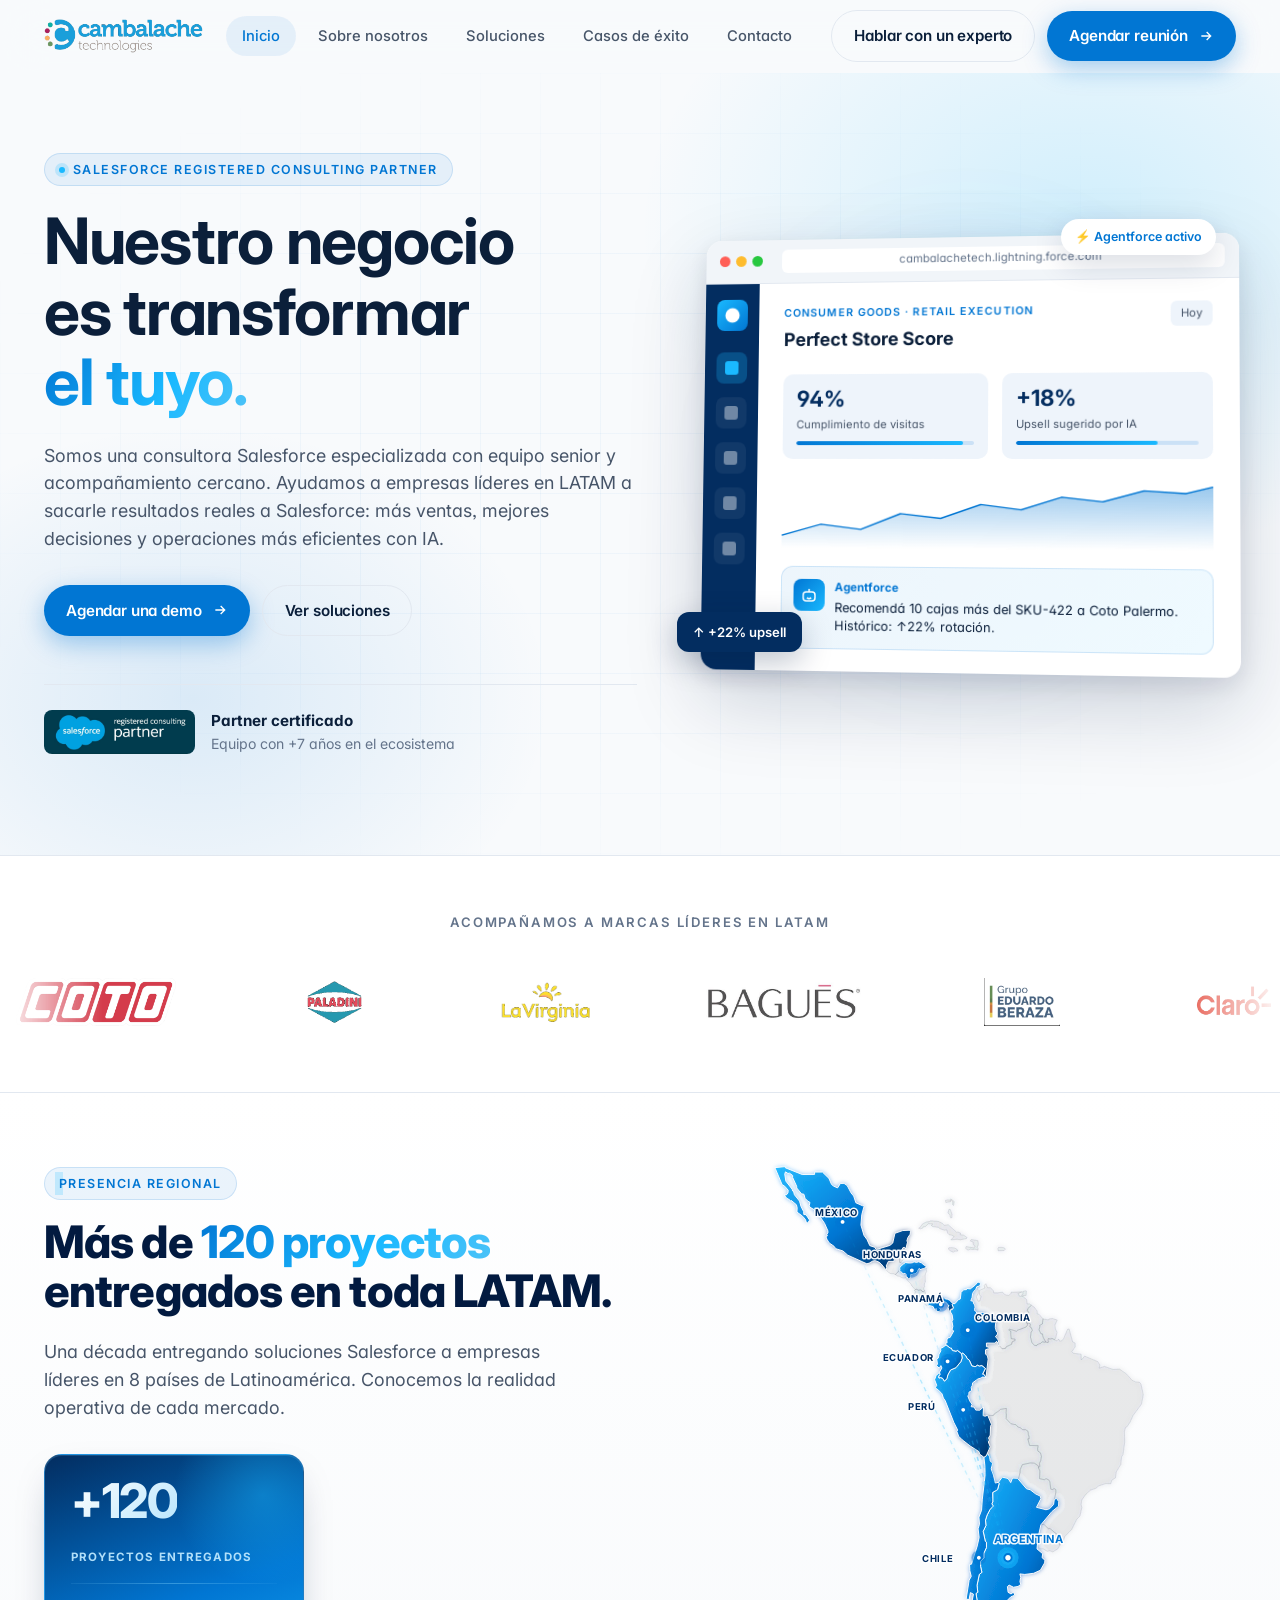
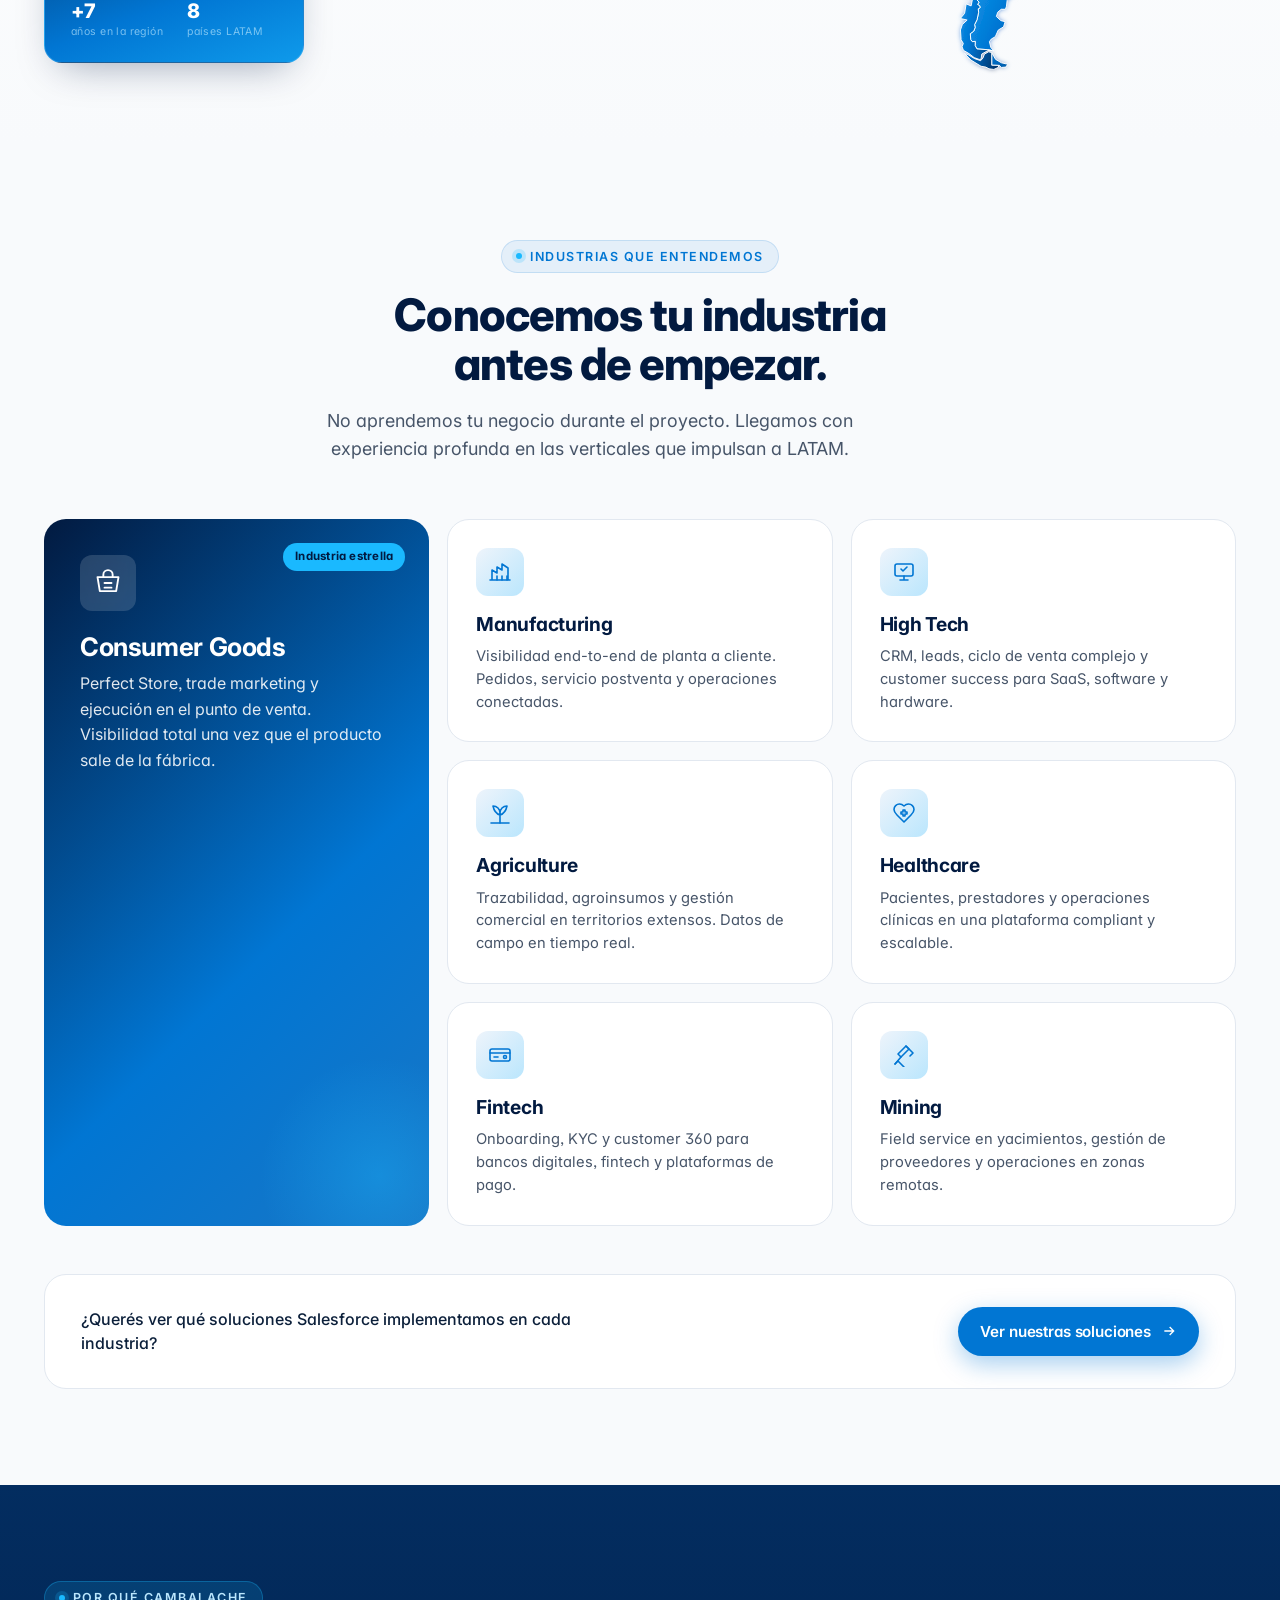
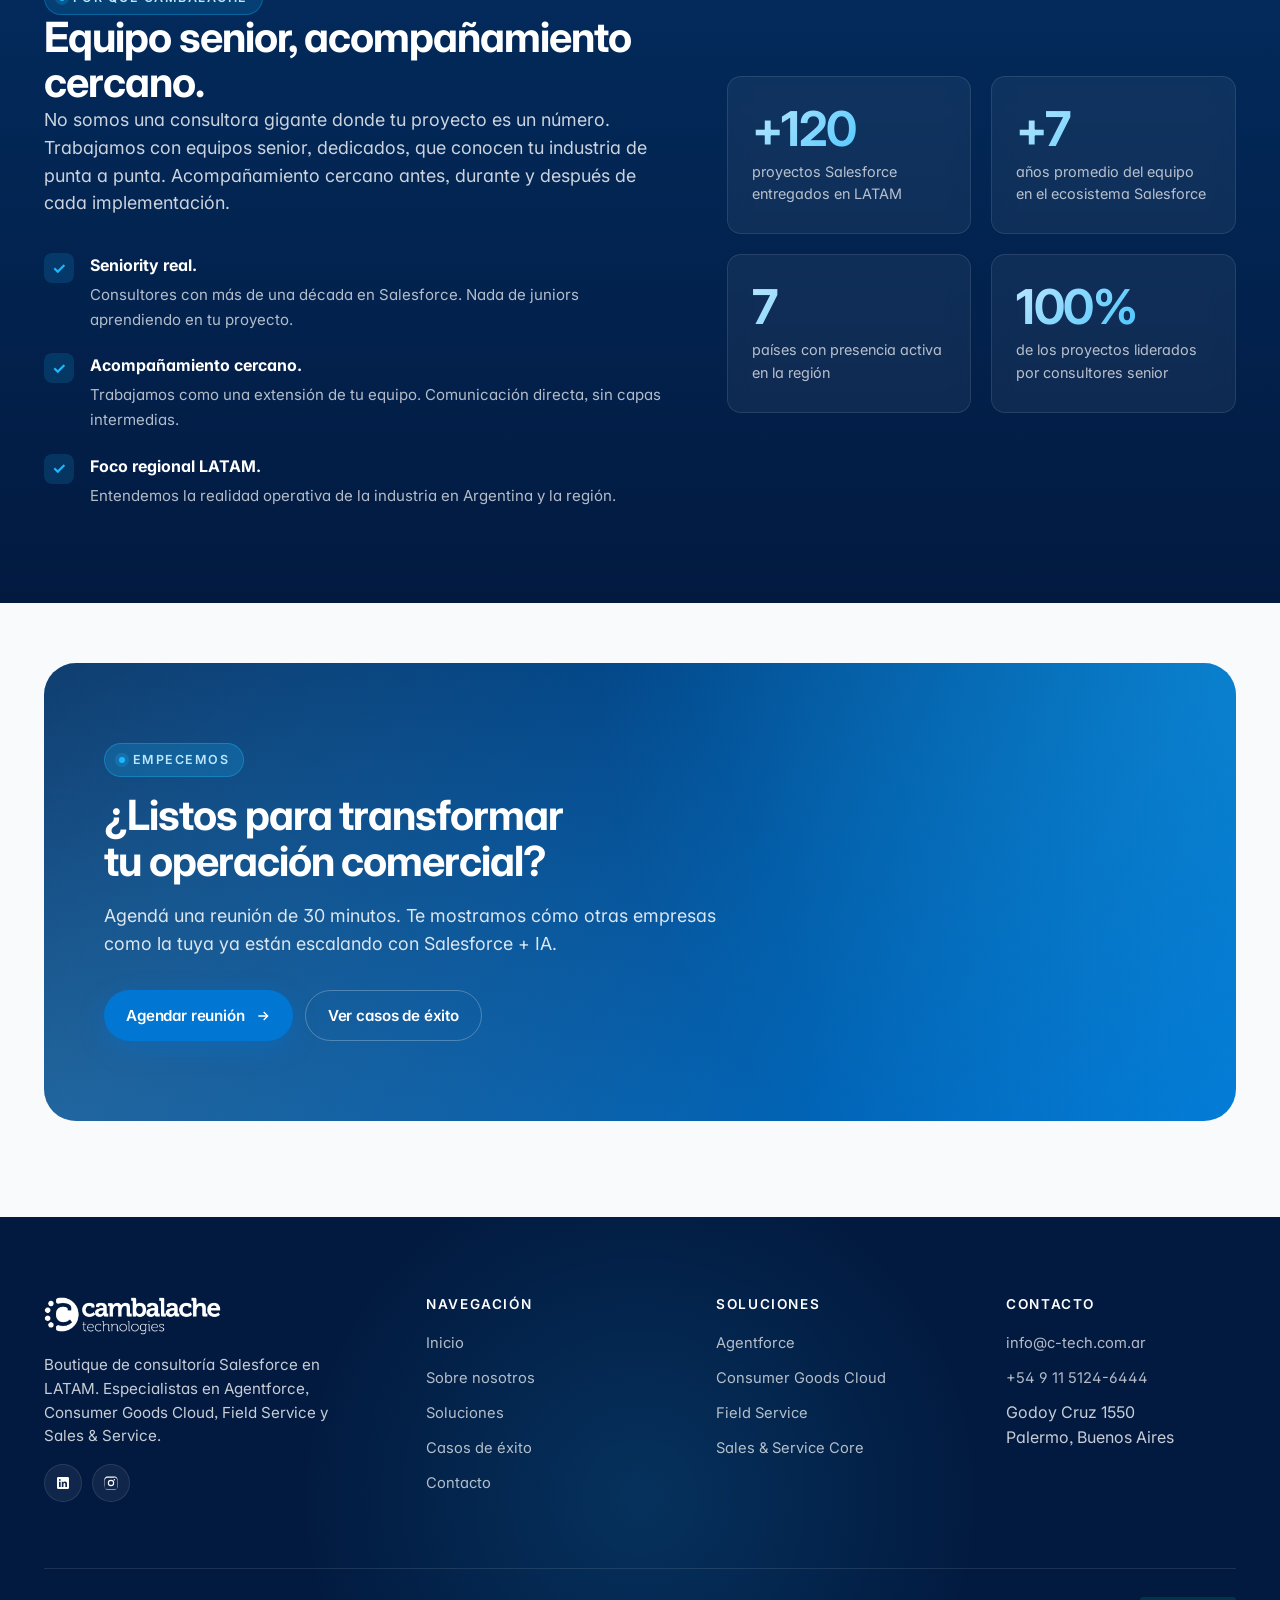
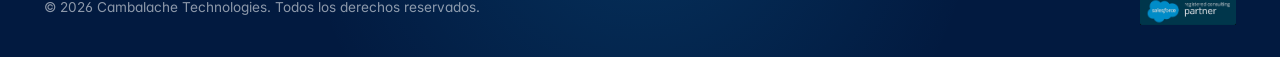
<file: index.html>
<!DOCTYPE html>
<html lang="es">
<head>
<meta charset="UTF-8" />
<meta name="viewport" content="width=device-width, initial-scale=1.0" />
<title>Cambalache Technologies — Partner Salesforce en LATAM</title>
<meta name="description" content="Boutique de consultoría Salesforce especializada en Agentforce, Consumer Goods Cloud, Field Service y Sales & Service. Nuestro negocio es transformar el tuyo." />
<link rel="preconnect" href="https://fonts.googleapis.com">
<link rel="preconnect" href="https://fonts.gstatic.com" crossorigin>
<link href="https://fonts.googleapis.com/css2?family=Inter:wght@400;500;600;700;800&display=swap" rel="stylesheet">
<link rel="stylesheet" href="css/styles.css" />
<link rel="stylesheet" href="css/home.css" />
</head>
<body>

<!-- ================= NAVBAR ================= -->
<header class="nav">
  <div class="container nav-inner">
    <a href="index.html" class="nav-logo">
      <img src="assets/logos/cambalache.png" alt="Cambalache Technologies" />
    </a>
    <nav>
      <ul class="nav-links">
        <li><a href="index.html">Inicio</a></li>
        <li><a href="sobre-nosotros.html">Sobre nosotros</a></li>
        <li><a href="soluciones.html">Soluciones</a></li>
        <li><a href="casos-de-exito.html">Casos de éxito</a></li>
        <li><a href="contacto.html">Contacto</a></li>
      </ul>
    </nav>
    <div class="nav-cta">
      <a href="contacto.html" class="btn btn-ghost">Hablar con un experto</a>
      <a href="https://calendar.app.google/abw3b6BQdnb6V6QV9" target="_blank" rel="noopener" class="btn btn-primary">
        Agendar reunión
        <svg viewBox="0 0 24 24" fill="none" stroke="currentColor" stroke-width="2"><path d="M5 12h14M13 6l6 6-6 6"/></svg>
      </a>
      <button class="nav-toggle" aria-label="Menú"><span></span></button>
    </div>
  </div>
</header>

<!-- ================= HERO ================= -->
<section class="hero home-hero">
  <div class="container hero-inner">
    <div class="hero-grid">
      <div class="hero-copy">
        <span class="eyebrow reveal">Salesforce Registered Consulting Partner</span>
        <h1 class="reveal delay-1">
          Nuestro negocio<br/>
          es transformar<br/>
          <span class="gradient-text">el tuyo.</span>
        </h1>
        <p class="lede reveal delay-2">
          Somos una consultora Salesforce especializada con equipo senior y acompañamiento cercano. Ayudamos a empresas líderes en LATAM a sacarle resultados reales a Salesforce: más ventas, mejores decisiones y operaciones más eficientes con IA.
         </p>
        <div class="hero-actions reveal delay-3">
          <a href="https://calendar.app.google/abw3b6BQdnb6V6QV9" target="_blank" rel="noopener" class="btn btn-primary">
            Agendar una demo
            <svg viewBox="0 0 24 24" fill="none" stroke="currentColor" stroke-width="2"><path d="M5 12h14M13 6l6 6-6 6"/></svg>
          </a>
          <a href="soluciones.html" class="btn btn-ghost">Ver soluciones</a>
        </div>
        <div class="hero-trust reveal delay-4">
          <img src="assets/logos/sf-partner.png" alt="Salesforce Registered Consulting Partner" class="hero-partner-badge"/>
          <div class="hero-trust-text">
            <strong>Partner certificado</strong>
            <span>Equipo con +7 años en el ecosistema</span>
          </div>
        </div>
      </div>

      <!-- Hero Mockup: Salesforce Lightning-style dashboard -->
      <div class="hero-mockup reveal delay-2">
        <div class="mockup-glow"></div>
        <div class="mockup-frame">
          <div class="mockup-topbar">
            <span class="dot red"></span><span class="dot yellow"></span><span class="dot green"></span>
            <span class="mockup-url">cambalachetech.lightning.force.com</span>
          </div>
          <div class="mockup-body">
            <div class="mockup-side">
              <div class="mockup-side-logo">
                <svg viewBox="0 0 24 24" fill="currentColor"><circle cx="12" cy="12" r="10"/></svg>
              </div>
              <div class="mockup-side-item active"><span></span></div>
              <div class="mockup-side-item"><span></span></div>
              <div class="mockup-side-item"><span></span></div>
              <div class="mockup-side-item"><span></span></div>
              <div class="mockup-side-item"><span></span></div>
            </div>
            <div class="mockup-content">
              <div class="mockup-header">
                <div>
                  <div class="mockup-kicker">Consumer Goods · Retail Execution</div>
                  <div class="mockup-title">Perfect Store Score</div>
                </div>
                <div class="mockup-pill">Hoy</div>
              </div>

              <div class="mockup-stats">
                <div class="mockup-stat">
                  <div class="mockup-stat-num">94%</div>
                  <div class="mockup-stat-label">Cumplimiento de visitas</div>
                  <div class="mockup-bar"><span style="width:94%"></span></div>
                </div>
                <div class="mockup-stat">
                  <div class="mockup-stat-num">+18%</div>
                  <div class="mockup-stat-label">Upsell sugerido por IA</div>
                  <div class="mockup-bar"><span style="width:78%"></span></div>
                </div>
              </div>

              <div class="mockup-chart">
                <svg viewBox="0 0 320 110" preserveAspectRatio="none">
                  <defs>
                    <linearGradient id="chartGrad" x1="0" y1="0" x2="0" y2="1">
                      <stop offset="0%" stop-color="#0176D3" stop-opacity=".4"/>
                      <stop offset="100%" stop-color="#0176D3" stop-opacity="0"/>
                    </linearGradient>
                  </defs>
                  <path d="M0,90 L30,72 L60,80 L90,55 L120,62 L150,40 L180,48 L210,28 L240,35 L270,18 L300,22 L320,12 L320,110 L0,110 Z" fill="url(#chartGrad)"/>
                  <path d="M0,90 L30,72 L60,80 L90,55 L120,62 L150,40 L180,48 L210,28 L240,35 L270,18 L300,22 L320,12" fill="none" stroke="#0176D3" stroke-width="2"/>
                </svg>
              </div>

              <div class="mockup-agent">
                <div class="mockup-agent-avatar">
                  <svg viewBox="0 0 24 24" fill="none" stroke="currentColor" stroke-width="2">
                    <path d="M12 8V4M8 12h.01M16 12h.01M9 16c1 .5 2 1 3 1s2-.5 3-1"/>
                    <rect x="4" y="8" width="16" height="12" rx="4"/>
                  </svg>
                </div>
                <div class="mockup-agent-body">
                  <div class="mockup-agent-name">Agentforce</div>
                  <div class="mockup-agent-msg">Recomendá 10 cajas más del SKU-422 a Coto Palermo. Histórico: ↑22% rotación.</div>
                </div>
              </div>
            </div>
          </div>
        </div>
      </div>

    </div>
  </div>
</section>

<!-- ================= LOGO CAROUSEL ================= -->
<section class="logo-band">
  <div class="container">
    <p class="logo-band-title reveal">Acompañamos a marcas líderes en LATAM</p>
  </div>
  <div class="logo-marquee reveal delay-1" aria-label="Clientes de Cambalache Technologies">
    <div class="logo-marquee-track">
      <!-- Set 1 -->
      <div class="logo-marquee-item"><img src="assets/logos/coto.png" alt="Coto" /></div>
      <div class="logo-marquee-item"><img src="assets/logos/paladini.png" alt="Paladini" /></div>
      <div class="logo-marquee-item"><img src="assets/logos/lavirginia.png" alt="La Virginia" /></div>
      <div class="logo-marquee-item"><img src="assets/logos/bagues.png" alt="Baguès" /></div>
      <div class="logo-marquee-item"><img src="assets/logos/beraza.png" alt="Grupo Eduardo Beraza" /></div>
      <div class="logo-marquee-item"><img src="assets/logos/claro.png" alt="Claro" /></div>
      <div class="logo-marquee-item"><img src="assets/logos/maxim.png" alt="Maximstore" /></div>
      <div class="logo-marquee-item"><img src="assets/logos/quick.png" alt="Quick Informática" /></div>
      <!-- Set 2 (duplicate for seamless loop) -->
      <div class="logo-marquee-item" aria-hidden="true"><img src="assets/logos/coto.png" alt="" /></div>
      <div class="logo-marquee-item" aria-hidden="true"><img src="assets/logos/paladini.png" alt="" /></div>
      <div class="logo-marquee-item" aria-hidden="true"><img src="assets/logos/lavirginia.png" alt="" /></div>
      <div class="logo-marquee-item" aria-hidden="true"><img src="assets/logos/bagues.png" alt="" /></div>
      <div class="logo-marquee-item" aria-hidden="true"><img src="assets/logos/beraza.png" alt="" /></div>
      <div class="logo-marquee-item" aria-hidden="true"><img src="assets/logos/claro.png" alt="" /></div>
      <div class="logo-marquee-item" aria-hidden="true"><img src="assets/logos/maxim.png" alt="" /></div>
      <div class="logo-marquee-item" aria-hidden="true"><img src="assets/logos/quick.png" alt="" /></div>
      <!-- Set 3 (extra for wider screens) -->
      <div class="logo-marquee-item" aria-hidden="true"><img src="assets/logos/coto.png" alt="" /></div>
      <div class="logo-marquee-item" aria-hidden="true"><img src="assets/logos/paladini.png" alt="" /></div>
      <div class="logo-marquee-item" aria-hidden="true"><img src="assets/logos/lavirginia.png" alt="" /></div>
      <div class="logo-marquee-item" aria-hidden="true"><img src="assets/logos/bagues.png" alt="" /></div>
      <div class="logo-marquee-item" aria-hidden="true"><img src="assets/logos/beraza.png" alt="" /></div>
      <div class="logo-marquee-item" aria-hidden="true"><img src="assets/logos/claro.png" alt="" /></div>
      <div class="logo-marquee-item" aria-hidden="true"><img src="assets/logos/maxim.png" alt="" /></div>
      <div class="logo-marquee-item" aria-hidden="true"><img src="assets/logos/quick.png" alt="" /></div>
    </div>
  </div>
</section>

<!-- ================= PRESENCIA REGIONAL ================= -->
<section class="presencia">
  <div class="container">
    <div class="presencia-layout">
      <!-- LEFT: text + stats card -->
      <div class="presencia-text reveal">
        <span class="eyebrow">Presencia regional</span>
        <h2>Más de <span class="gradient-text">120 proyectos</span> entregados en toda LATAM.</h2>
        <p class="lede">Una década entregando soluciones Salesforce a empresas líderes en 8 países de Latinoamérica. Conocemos la realidad operativa de cada mercado.</p>

        <div class="presencia-stats-card reveal delay-1">
          <div class="hud-row hud-main">
            <strong class="hud-num">+120</strong>
            <span class="hud-label">Proyectos entregados</span>
          </div>
          <div class="hud-divider"></div>
          <div class="hud-row">
            <div class="hud-mini">
              <strong>+7</strong>
              <span>años en la región</span>
            </div>
            <div class="hud-mini">
              <strong>8</strong>
              <span>países LATAM</span>
            </div>
          </div>
        </div>
      </div>

      <!-- RIGHT: map -->
      <div class="presencia-map-wrap reveal delay-2">
        <div class="presencia-map">
          <svg viewBox="0 0 360 480" xmlns="http://www.w3.org/2000/svg" role="img" aria-label="Mapa de Latinoamérica con países donde Cambalache Technologies tiene proyectos activos">
            <defs>
              <!-- Country fill gradient -->
              <linearGradient id="mapFill" x1="0" y1="0" x2="1" y2="1">
                <stop offset="0%" stop-color="#1AB9FF" stop-opacity="0.95"/>
                <stop offset="55%" stop-color="#0176D3"/>
                <stop offset="100%" stop-color="#032D60"/>
              </linearGradient>

              <!-- Connection line gradient -->
              <linearGradient id="lineGrad" x1="0" y1="0" x2="1" y2="0">
                <stop offset="0%" stop-color="#1AB9FF" stop-opacity="0.1"/>
                <stop offset="50%" stop-color="#1AB9FF" stop-opacity="0.7"/>
                <stop offset="100%" stop-color="#1AB9FF" stop-opacity="0.1"/>
              </linearGradient>

              <!-- Glow filter for highlighted countries -->
              <filter id="countryGlow" x="-50%" y="-50%" width="200%" height="200%">
                <feGaussianBlur stdDeviation="2.5" result="blur"/>
                <feMerge>
                  <feMergeNode in="blur"/>
                  <feMergeNode in="SourceGraphic"/>
                </feMerge>
              </filter>

              <!-- Pin glow -->
              <filter id="pinGlow" x="-100%" y="-100%" width="300%" height="300%">
                <feGaussianBlur stdDeviation="2.5" result="blur"/>
                <feMerge>
                  <feMergeNode in="blur"/>
                  <feMergeNode in="SourceGraphic"/>
                </feMerge>
              </filter>

              <!-- Grid pattern (telemetry / radar) -->
              <pattern id="techGrid" x="0" y="0" width="24" height="24" patternUnits="userSpaceOnUse">
                <path d="M 24 0 L 0 0 0 24" fill="none" stroke="rgba(125, 211, 252, 0.06)" stroke-width="0.5"/>
              </pattern>

              <!-- Radial vignette -->
              <radialGradient id="vignette" cx="50%" cy="50%" r="80%">
                <stop offset="0%" stop-color="#021A40" stop-opacity="0"/>
                <stop offset="100%" stop-color="#021A40" stop-opacity="0.7"/>
              </radialGradient>
            </defs>

            <!-- Country layer with glow -->
            <g class="map-paths" filter="url(#countryGlow)">
        <path class="map-ctx" d="M273.7,360.1 272.5,357.0 274.4,354.5 272.0,350.8 264.3,344.4 262.7,344.5 258.5,340.4 255.7,340.9 266.1,328.4 272.5,323.2 272.6,318.9 270.5,315.8 268.4,316.8 269.8,310.5 269.8,307.5 268.3,306.6 266.7,307.4 265.1,307.2 264.2,300.2 263.4,298.6 260.6,297.1 258.9,298.2 254.4,297.1 254.7,289.8 253.4,286.8 254.7,285.7 254.3,282.6 255.5,280.2 256.2,276.0 255.2,272.6 252.9,271.1 252.5,269.0 253.1,265.9 245.0,265.7 243.3,259.4 244.6,259.3 243.5,252.3 241.1,250.7 238.4,250.7 236.6,249.2 233.8,248.1 232.1,246.1 227.4,245.2 222.8,240.4 223.0,230.6 217.5,231.5 211.6,235.8 210.6,237.4 205.3,237.0 202.9,238.0 201.0,237.4 201.3,229.2 197.8,232.3 194.0,232.2 192.4,229.3 189.6,229.0 190.5,226.7 188.2,223.4 186.4,218.6 187.5,217.6 187.5,215.3 190.1,213.7 189.7,210.8 190.7,208.9 191.0,206.4 195.9,202.8 199.4,201.7 199.9,200.9 203.7,201.2 205.7,184.0 205.1,180.9 203.2,179.0 203.2,175.1 205.6,174.2 206.5,174.7 206.6,172.7 204.1,172.1 204.1,168.7 212.3,168.8 213.7,167.0 214.9,168.7 215.7,171.9 216.5,171.2 218.9,174.1 222.1,173.7 223.0,172.1 227.9,169.9 228.4,167.6 231.4,166.1 231.2,165.0 227.6,164.5 227.1,157.5 225.2,156.1 226.0,155.6 232.5,157.6 233.8,156.4 241.6,153.5 243.1,151.5 242.5,149.9 244.7,149.7 245.7,150.9 245.2,153.3 246.6,154.1 247.6,156.6 246.4,158.5 245.8,163.1 247.1,168.3 249.8,170.9 251.8,171.1 252.3,170.1 255.6,168.9 256.9,167.5 262.6,168.2 262.7,164.4 264.4,164.9 266.4,164.4 270.7,166.6 272.0,165.2 272.9,165.4 273.5,166.9 275.5,166.5 277.2,164.5 281.0,155.6 282.4,155.3 285.8,167.7 288.1,168.6 288.2,172.3 285.0,176.8 286.4,178.4 293.8,179.2 294.0,184.7 297.2,181.1 309.6,186.3 311.6,189.5 310.9,192.5 315.9,190.8 324.1,193.7 330.4,193.5 336.7,197.9 342.1,204.0 345.4,205.5 349.0,205.8 350.5,207.5 352.7,217.6 351.0,226.5 342.9,237.5 340.2,243.6 337.0,248.3 336.0,248.4 334.8,252.4 335.1,262.5 333.5,274.3 332.1,276.5 331.4,283.7 327.1,290.7 326.4,296.3 322.9,298.6 321.9,301.9 317.3,301.8 310.7,303.9 307.7,306.3 302.9,307.9 298.0,312.2 294.4,317.5 293.8,321.6 294.5,324.5 292.7,332.6 289.7,335.6 285.0,345.1 278.4,351.9 276.5,357.0 273.7,360.1Z"/>
        <path class="map-ctx" d="M205.3,237.0 208.4,237.5 210.6,237.4 211.6,235.8 215.3,233.6 217.5,231.5 223.0,230.6 222.6,234.7 223.1,236.7 222.8,240.4 227.4,245.2 232.1,246.1 233.8,248.1 236.6,249.2 238.4,250.7 241.1,250.7 243.5,252.3 243.7,255.4 244.5,257.0 244.6,259.3 243.3,259.4 245.0,265.7 253.1,265.9 252.5,269.0 252.9,271.1 255.2,272.6 256.2,276.0 255.5,280.2 254.3,282.6 254.7,285.7 253.4,286.8 253.3,285.1 249.4,282.4 245.5,282.3 238.1,283.9 236.1,288.6 235.9,291.5 234.3,298.0 233.6,296.8 228.8,296.6 227.1,300.9 224.6,297.0 219.1,295.7 215.5,300.6 212.5,301.3 210.8,293.9 208.6,287.9 209.9,282.6 207.7,280.4 207.1,276.5 205.0,272.8 207.7,267.0 205.9,262.4 206.9,260.6 206.1,258.6 207.7,255.9 208.0,247.5 208.9,245.7 205.3,237.0Z"/>
        <path class="map-ctx" d="M253.4,286.8 254.7,289.8 254.4,297.1 258.9,298.2 260.6,297.1 263.4,298.6 264.2,300.2 265.1,307.2 266.7,307.4 268.3,306.6 269.8,307.5 269.8,310.5 267.7,321.6 263.9,325.7 260.5,326.6 255.8,325.7 251.5,324.3 255.7,316.1 255.1,313.7 250.7,311.6 245.5,307.6 242.1,306.8 234.3,298.0 235.9,291.5 236.1,288.6 238.1,283.9 245.5,282.3 249.4,282.4 253.3,285.1 253.4,286.8Z"/>
        <path class="map-ctx" d="M255.7,340.9 258.5,340.4 262.7,344.5 264.3,344.4 272.0,350.8 274.4,354.5 272.5,357.0 273.7,360.1 271.9,363.5 267.1,366.5 264.0,365.4 261.7,366.0 257.8,363.7 254.9,363.8 252.3,360.9 252.6,357.4 253.6,356.2 253.5,350.8 255.7,340.9Z"/>
        <path class="map-ctx" d="M242.5,149.9 243.1,151.5 241.6,153.5 236.8,155.5 233.8,156.4 232.5,157.6 229.2,156.3 226.0,155.6 225.2,156.1 227.1,157.5 227.0,161.1 227.6,164.5 231.2,165.0 231.4,166.1 228.4,167.6 227.9,169.9 223.0,172.1 222.1,173.7 218.9,174.1 216.5,171.2 215.2,165.8 214.1,164.0 212.6,162.8 214.7,160.1 214.6,158.9 213.4,157.3 212.5,153.7 212.8,149.8 213.8,148.0 214.6,145.1 213.1,144.2 210.6,144.8 207.6,144.5 205.9,145.1 202.9,140.4 200.4,139.8 195.0,140.3 194.0,138.4 192.9,137.9 192.8,136.8 193.3,134.8 193.0,132.6 192.0,131.5 191.5,129.0 189.3,128.6 190.5,125.5 191.0,121.6 192.2,119.6 193.9,118.1 194.9,115.4 197.7,114.5 197.5,115.7 195.0,116.4 196.4,118.8 196.4,121.6 194.5,124.8 196.1,129.0 197.9,128.7 198.9,124.8 197.6,122.9 197.4,118.8 202.6,116.6 202.0,114.1 203.5,112.4 205.1,116.2 208.0,116.3 210.8,119.3 210.9,121.1 214.7,121.1 219.3,120.5 221.7,123.0 224.9,123.6 227.3,121.9 227.4,120.6 237.7,120.2 234.1,121.8 235.5,124.3 238.9,124.7 242.1,127.4 242.8,131.7 245.0,131.6 246.7,132.9 243.3,136.0 242.9,138.0 244.4,140.0 243.3,141.0 240.7,141.9 240.8,144.4 239.7,145.8 242.5,149.9Z"/>
        <path class="map-ctx" d="M260.3,167.7 259.3,167.9 256.9,167.5 255.6,168.9 252.3,170.1 251.8,171.1 249.8,170.9 247.1,168.3 246.8,165.8 245.8,163.1 246.4,158.5 247.6,156.6 246.6,154.1 245.2,153.3 245.7,150.9 244.7,149.7 242.5,149.9 239.7,145.8 240.8,144.4 240.7,141.9 243.3,141.0 244.4,140.0 242.9,138.0 243.3,136.0 246.7,132.9 249.5,134.8 252.1,138.3 252.2,141.1 253.8,141.3 257.7,145.8 257.1,150.6 254.5,152.0 254.7,153.3 253.9,156.1 255.8,160.0 257.2,160.0 257.7,163.0 260.3,167.7Z"/>
        <path class="map-ctx" d="M268.8,165.5 266.4,164.4 264.4,164.9 262.7,164.4 262.3,166.0 263.0,167.1 262.6,168.2 260.3,167.7 257.7,163.0 257.2,160.0 255.8,160.0 253.9,156.1 254.7,153.3 254.5,152.0 257.1,150.6 257.7,145.8 262.8,146.8 263.3,145.9 266.7,145.5 271.2,146.9 269.0,151.6 269.4,155.3 271.0,158.5 269.9,163.2 268.8,165.5Z"/>
        <path class="map-ctx" d="M150.2,126.4 148.5,126.9 148.5,129.0 149.4,129.8 148.8,130.5 149.0,131.5 148.4,133.6 146.1,132.4 145.2,131.3 145.7,130.4 145.6,129.2 144.4,127.9 141.3,126.1 141.0,124.5 139.9,123.6 140.1,125.1 139.3,126.4 138.3,124.9 137.0,124.4 136.4,123.3 136.4,121.7 137.0,120.0 135.8,119.2 137.4,117.5 140.2,118.9 141.1,118.2 142.5,118.7 143.2,119.8 144.4,120.1 145.5,119.0 146.5,121.9 150.2,126.4Z"/>
        <path class="map-ctx" d="M145.5,119.0 144.4,120.1 143.2,119.8 142.5,118.7 141.1,118.2 140.2,118.9 137.4,117.5 136.7,118.2 133.3,114.3 132.4,112.5 128.5,108.4 128.9,107.5 129.6,108.3 131.3,107.7 131.8,106.5 132.4,106.4 132.3,103.8 134.2,103.7 135.1,102.3 136.4,103.4 139.1,100.6 139.1,99.5 139.5,99.5 140.1,98.2 140.5,98.1 141.2,98.9 142.1,99.1 143.0,98.4 144.1,98.4 145.6,97.7 146.2,97.0 147.6,97.1 147.0,98.8 147.5,100.8 146.5,102.6 146.0,104.8 146.2,111.0 145.6,111.5 145.2,113.8 145.5,115.3 144.6,116.6 144.8,118.1 145.5,119.0Z"/>
        <path class="map-ctx" d="M121.3,100.2 122.6,100.6 124.8,102.6 124.9,103.3 126.8,102.7 128.2,103.6 127.5,107.1 125.0,107.0 123.5,106.5 121.7,105.4 119.4,105.1 118.2,103.9 118.3,103.1 120.6,101.2 120.3,100.5 121.3,100.2Z"/>
        <path class="map-ctx" d="M109.2,99.6 109.7,96.7 109.1,95.7 111.2,91.3 116.6,91.3 116.7,89.5 116.0,89.1 115.6,88.0 112.4,84.9 114.3,84.9 114.3,81.9 122.2,81.9 121.9,92.3 123.1,92.3 124.5,93.3 124.9,92.5 126.1,93.2 122.2,96.7 121.9,97.8 122.2,98.8 121.3,100.2 120.3,100.5 120.6,101.2 118.3,103.1 118.2,103.9 116.0,103.0 113.4,102.9 111.4,101.8 109.2,99.6Z"/>
        <path class="map-ctx" d="M122.2,81.9 122.2,81.1 122.7,80.9 123.5,81.5 125.0,78.3 125.8,78.2 125.8,79.0 126.6,79.0 125.9,82.8 126.2,83.7 125.6,88.8 124.7,90.3 124.0,90.4 123.1,92.3 121.9,92.3 122.2,81.9Z"/>
        <path class="map-ctx" d="M151.3,52.9 158.3,53.4 162.3,55.2 164.0,57.2 167.9,56.6 175.7,63.6 177.1,63.5 179.6,64.6 179.3,66.1 182.4,66.4 185.6,68.6 185.1,69.8 179.4,70.8 176.5,70.4 170.4,70.9 173.3,67.9 171.6,66.5 168.8,66.1 167.4,64.6 166.4,61.5 164.0,61.7 160.0,60.3 158.7,59.1 153.2,58.3 151.8,57.2 153.3,55.9 149.2,55.6 146.1,58.4 144.4,58.5 143.8,59.8 141.7,60.4 139.9,59.9 142.1,58.2 143.0,56.3 144.9,55.1 147.1,54.0 150.3,53.5 151.3,52.9Z"/>
        <path class="map-ctx" d="M196.0,71.7 196.4,74.6 196.1,76.7 195.1,77.6 196.1,79.2 196.1,80.7 193.2,79.7 191.2,80.1 188.7,79.7 186.7,80.7 184.4,79.1 184.8,77.3 191.9,78.5 193.4,77.3 191.5,75.0 191.5,72.9 188.8,72.1 189.8,70.6 196.0,71.7Z"/>
        <path class="map-ctx" d="M171.2,78.3 174.1,78.7 176.3,80.0 177.0,81.5 174.1,81.6 172.8,82.5 170.4,81.6 168.0,79.7 168.5,78.4 171.2,78.3Z"/>
        <path class="map-ctx" d="M165.3,33.5 167.3,33.1 170.0,33.2 170.2,34.6 165.6,35.5 165.3,33.5Z M170.3,32.1 173.6,34.6 172.9,38.4 172.1,37.7 172.2,34.9 170.3,32.8 170.3,32.1Z M168.6,42.0 169.9,42.2 171.4,46.7 171.4,49.8 170.3,50.1 169.3,47.0 167.7,45.4 168.6,42.0Z"/>
        <path class="map-ctx" d="M238.5,119.9 241.0,119.2 241.9,119.4 241.7,123.5 238.2,124.0 237.4,123.6 238.6,122.1 238.5,119.9Z"/>
        <path class="map-ctx" d="M219.0,78.1 221.2,78.6 222.0,79.7 220.9,81.0 215.2,81.2 215.0,78.9 215.6,78.1 219.0,78.1Z"/>
        <path class="map-on" data-country="argentina" d="M209.1,461.9 212.8,468.4 218.3,471.6 224.3,473.0 222.4,475.7 218.3,476.0 216.2,474.1 209.1,473.9 209.1,461.9Z M255.7,340.9 253.5,350.8 253.6,356.2 252.6,357.4 252.0,363.7 257.4,368.3 256.8,372.0 259.5,374.4 259.2,377.0 255.2,383.9 248.9,386.8 240.4,387.9 235.8,387.4 236.6,390.6 235.8,394.6 236.6,397.4 234.0,399.3 229.7,400.0 225.6,398.0 224.0,399.4 224.6,404.8 227.4,406.4 229.7,404.7 231.0,407.5 227.1,409.2 223.7,412.6 223.1,418.0 222.1,420.9 218.1,420.9 214.8,423.7 213.5,427.7 217.7,431.6 221.8,432.7 220.3,437.6 215.3,440.6 212.5,446.9 208.7,449.1 206.9,451.6 208.3,457.2 211.1,460.3 205.4,459.2 195.2,458.5 193.4,455.3 193.5,451.3 190.7,451.6 189.2,449.7 188.8,444.0 192.1,441.6 193.4,438.2 192.9,435.4 195.2,430.8 196.7,423.7 196.3,420.5 198.1,419.5 197.7,417.5 195.7,416.4 197.1,414.1 195.2,412.1 194.2,405.9 195.9,404.8 195.2,398.2 197.3,387.9 199.8,385.9 198.6,380.6 198.5,375.7 201.7,372.2 201.7,367.7 204.1,362.4 204.1,357.4 203.0,356.4 201.0,347.1 203.6,341.6 203.2,336.4 204.8,331.5 207.5,326.4 210.5,323.1 209.2,320.9 210.1,319.2 210.0,310.2 214.6,307.6 216.1,301.9 215.5,300.6 219.1,295.7 224.6,297.0 227.1,300.9 228.8,296.6 233.6,296.8 242.1,306.8 245.5,307.6 250.7,311.6 255.1,313.7 255.7,316.1 251.5,324.3 260.5,326.6 263.9,325.7 267.7,321.6 268.4,316.8 270.5,315.8 272.6,318.9 272.5,323.2 266.1,328.4 255.7,340.9Z"/>
        <path class="map-on" data-country="mexico" d="M3.7,2.5 13.9,1.5 13.5,2.6 29.5,9.0 41.3,8.9 41.3,6.7 48.7,6.7 54.9,12.7 57.4,18.5 59.5,20.1 63.1,21.7 65.7,17.5 69.2,17.4 72.2,19.5 75.8,26.4 78.3,29.4 80.4,35.8 86.7,38.6 88.3,38.5 86.0,47.1 85.2,56.9 88.1,66.7 91.0,70.7 93.6,76.4 98.1,77.9 99.8,80.1 112.6,76.2 115.3,74.0 117.4,64.7 124.8,62.1 131.1,61.8 132.1,62.9 131.9,65.5 129.7,68.7 128.7,72.0 129.4,73.0 127.7,79.5 126.7,78.1 125.0,78.3 123.5,81.5 122.7,80.9 122.2,81.9 114.3,81.9 114.3,84.9 112.4,84.9 116.7,89.5 116.6,91.3 111.2,91.3 109.1,95.7 109.7,96.7 109.2,99.6 104.4,93.8 102.2,92.0 98.7,90.6 96.4,91.0 93.0,93.0 90.8,93.6 72.7,85.4 68.1,81.4 61.4,79.3 59.6,76.9 55.1,73.8 53.0,70.4 52.0,67.8 53.4,67.2 52.9,65.7 53.9,64.3 53.9,62.4 50.7,55.2 47.0,49.8 42.7,45.6 40.7,42.2 37.0,40.0 36.2,38.7 36.9,35.4 34.7,34.1 32.2,31.5 31.2,27.7 28.9,27.3 24.4,21.8 24.3,20.1 20.5,11.9 20.5,9.9 17.5,7.7 16.1,8.0 13.7,6.5 13.0,8.7 14.1,15.3 20.0,22.9 20.6,24.7 21.3,24.7 22.2,28.2 27.0,34.2 28.4,39.2 30.9,44.1 31.1,46.9 33.2,47.1 36.4,52.0 36.3,52.9 34.5,54.9 33.7,54.9 32.6,51.6 29.9,48.5 24.6,44.6 24.8,40.6 24.1,37.7 19.2,33.6 18.6,34.3 17.6,32.9 15.0,31.6 12.5,28.5 14.5,28.4 16.1,26.3 16.3,23.9 13.0,20.1 10.5,18.6 3.7,2.5Z"/>
        <path class="map-on" data-country="colombia" d="M216.5,171.2 215.7,171.9 214.9,168.7 213.7,167.0 212.3,168.8 204.1,168.7 204.1,172.1 206.6,172.7 206.5,174.7 205.6,174.2 203.2,175.1 203.2,179.0 205.1,180.9 205.7,184.0 203.7,201.2 201.6,198.3 200.4,198.2 203.1,192.7 199.8,190.1 197.3,190.6 195.8,189.7 193.4,191.1 190.3,190.4 187.8,184.8 185.8,183.4 184.5,180.8 181.7,178.3 180.5,178.8 176.6,175.7 175.4,176.6 171.8,175.8 170.8,173.5 170.0,173.6 165.8,170.5 165.2,168.9 166.8,168.5 166.6,165.7 167.6,163.8 169.7,163.4 173.1,157.2 171.5,155.9 172.3,152.8 171.4,147.9 172.3,146.5 171.6,141.9 169.9,139.0 170.5,136.4 171.8,136.8 172.6,135.2 171.6,132.0 172.2,131.2 174.3,131.4 177.5,127.6 179.3,127.0 180.1,120.7 182.5,118.2 185.2,118.1 185.5,117.0 188.8,117.4 193.8,113.5 195.9,110.9 197.4,111.2 198.5,112.6 197.7,114.5 194.9,115.4 193.9,118.1 192.2,119.6 191.0,121.6 190.5,125.5 189.3,128.6 191.5,129.0 192.0,131.5 193.0,132.6 193.3,134.8 192.8,136.8 192.9,137.9 194.0,138.4 195.0,140.3 200.4,139.8 202.9,140.4 205.9,145.1 207.6,144.5 210.6,144.8 213.1,144.2 214.6,145.1 213.8,148.0 212.8,149.8 212.5,153.7 213.4,157.3 214.6,158.9 214.7,160.1 212.6,162.8 214.1,164.0 215.2,165.8 216.5,171.2Z"/>
        <path class="map-on" data-country="chile" d="M209.1,461.9 209.1,473.9 216.2,474.1 214.8,476.2 211.1,477.9 206.5,477.3 203.5,475.7 199.0,474.9 189.4,469.0 183.5,462.9 187.0,464.1 193.0,467.7 198.6,469.6 200.8,467.1 202.2,463.4 206.1,461.2 209.1,461.9Z M205.0,272.8 207.1,276.5 207.7,280.4 209.9,282.6 208.6,287.9 210.8,293.9 212.5,301.3 215.5,300.6 216.1,301.9 214.6,307.6 210.0,310.2 210.1,319.2 209.2,320.9 210.5,323.1 207.5,326.4 204.8,331.5 203.2,336.4 203.6,341.6 201.0,347.1 203.0,356.4 204.1,357.4 204.1,362.4 201.7,367.7 201.7,372.2 198.5,375.7 198.6,380.6 199.8,385.9 197.3,387.9 195.2,398.2 195.9,404.8 194.2,405.9 195.2,412.1 197.1,414.1 195.7,416.4 197.7,417.5 198.1,419.5 196.3,420.5 196.7,423.7 195.2,430.8 192.9,435.4 193.4,438.2 192.1,441.6 188.8,444.0 189.2,449.7 190.7,451.6 193.5,451.3 193.4,455.3 195.2,458.5 205.4,459.2 209.3,460.0 205.6,460.0 199.7,463.3 199.0,468.3 197.2,468.4 192.5,466.7 187.6,462.9 182.3,459.8 181.0,456.4 182.2,453.3 180.1,449.7 179.5,440.5 181.3,435.3 185.8,431.1 179.4,429.6 183.4,424.8 184.9,415.8 189.6,417.7 191.8,406.6 188.9,405.1 187.6,411.9 184.9,411.1 187.7,393.4 189.7,389.7 188.4,384.4 188.1,378.4 189.9,378.2 195.4,360.9 197.2,352.8 196.2,344.7 197.5,340.3 197.0,333.6 199.5,327.0 200.2,316.6 202.9,293.4 202.6,284.5 201.7,276.9 203.9,275.6 205.0,272.8Z"/>
        <path class="map-on" data-country="peru" d="M203.7,201.2 199.9,200.9 199.4,201.7 195.9,202.8 191.0,206.4 190.7,208.9 189.7,210.8 190.1,213.7 187.5,215.3 187.5,217.6 186.4,218.6 188.2,223.4 190.5,226.7 189.6,229.0 192.4,229.3 194.0,232.2 197.8,232.3 201.3,229.2 201.0,237.4 202.9,238.0 205.3,237.0 208.9,245.7 208.0,247.5 207.7,255.9 206.1,258.6 206.9,260.6 205.9,262.4 207.7,267.0 203.9,275.6 201.7,276.9 197.5,273.8 197.1,271.6 188.7,266.2 181.1,260.3 177.8,257.0 176.1,252.5 176.8,251.0 173.2,243.9 165.0,223.2 163.3,220.8 162.0,216.8 158.7,213.3 155.6,211.1 157.0,208.7 155.0,203.5 156.3,199.7 159.7,196.3 160.2,198.6 159.0,199.9 159.1,201.8 160.8,201.4 162.5,202.0 164.3,204.7 166.7,202.5 167.5,198.9 170.1,194.2 175.2,192.0 179.8,186.4 181.1,182.9 180.5,178.8 181.7,178.3 184.5,180.8 185.8,183.4 187.8,184.8 190.3,190.4 193.4,191.1 195.8,189.7 197.3,190.6 199.8,190.1 203.1,192.7 200.4,198.2 201.6,198.3 203.7,201.2Z"/>
        <path class="map-on" data-country="panama" d="M172.2,131.2 171.6,132.0 172.6,135.2 171.8,136.8 170.5,136.4 169.9,139.0 168.5,137.5 167.6,134.6 168.6,133.1 167.6,132.7 166.8,131.0 164.7,129.5 162.8,129.8 162.0,131.7 160.2,133.0 159.3,133.2 158.9,134.3 160.9,137.3 159.2,138.8 157.2,139.0 156.5,135.8 155.9,136.7 154.5,136.4 153.7,134.2 150.8,133.3 149.0,133.3 148.9,134.4 148.4,133.6 149.0,131.5 148.8,130.5 149.4,129.8 148.5,129.0 148.5,126.9 150.2,126.4 151.7,128.3 151.6,129.5 153.3,129.7 153.7,129.3 154.8,130.6 156.9,130.2 158.7,128.8 161.3,127.8 162.7,126.1 165.1,126.5 164.9,127.0 167.3,127.2 169.2,128.1 172.2,131.2Z"/>
        <path class="map-on" data-country="ecuador" d="M180.5,178.8 181.1,182.9 179.8,186.4 175.2,192.0 170.1,194.2 167.5,198.9 166.7,202.5 164.3,204.7 162.5,202.0 160.8,201.4 159.1,201.8 159.0,199.9 160.2,198.6 159.7,196.3 161.9,192.3 161.0,190.0 159.4,192.5 156.8,190.1 157.7,188.6 157.0,183.7 158.5,182.9 159.2,179.5 160.9,176.0 160.6,173.8 162.9,172.7 165.8,170.5 170.0,173.6 170.8,173.5 171.8,175.8 175.4,176.6 176.6,175.7 180.5,178.8Z"/>
        <path class="map-on" data-country="honduras" d="M147.6,97.1 146.2,97.0 145.6,97.7 144.1,98.4 143.0,98.4 142.1,99.1 141.2,98.9 140.5,98.1 140.1,98.2 139.5,99.5 139.1,99.5 139.1,100.6 136.4,103.4 135.1,102.3 134.2,103.7 132.3,103.8 132.4,106.4 131.8,106.5 131.3,107.7 130.0,107.9 129.2,106.3 127.9,105.8 128.2,103.6 127.7,103.0 126.8,102.7 124.9,103.3 124.8,102.6 122.6,100.6 121.3,100.2 122.2,98.8 121.9,97.8 122.2,96.7 126.1,93.2 126.5,93.4 127.5,92.4 131.7,93.0 133.7,92.9 135.5,91.7 137.9,92.3 139.8,91.7 142.4,92.6 145.0,94.8 146.5,95.6 147.6,97.1Z"/>
        <!-- Connection lines from HQ to satellites -->
        <line class="map-link" x1="224.5" y1="372.1" x2="67.8" y2="53.9"/>
        <line class="map-link" x1="224.5" y1="372.1" x2="186.4" y2="156.4"/>
        <line class="map-link" x1="224.5" y1="372.1" x2="196.9" y2="372.1"/>
        <line class="map-link" x1="224.5" y1="372.1" x2="182.1" y2="231.9"/>
        <line class="map-link" x1="224.5" y1="372.1" x2="160.9" y2="132.1"/>
        <line class="map-link" x1="224.5" y1="372.1" x2="167.3" y2="186.1"/>
        <line class="map-link" x1="224.5" y1="372.1" x2="133.4" y2="99.8"/>
        <g class="map-pin map-pin-hq-wrap" transform="translate(224.5,372.1)">
          <circle class="map-pin-pulse" r="10"/>
          <circle class="map-pin-halo" r="6"/>
          <circle class="map-pin-dot map-pin-hq" r="3.5"/>
        </g>
        <g class="map-pin" transform="translate(67.8,53.9)">
          <circle class="map-pin-pulse" r="7"/>
          <circle class="map-pin-halo" r="4.5"/>
          <circle class="map-pin-dot" r="2.5"/>
        </g>
        <g class="map-pin" transform="translate(186.4,156.4)">
          <circle class="map-pin-pulse" r="7"/>
          <circle class="map-pin-halo" r="4.5"/>
          <circle class="map-pin-dot" r="2.5"/>
        </g>
        <g class="map-pin" transform="translate(196.9,372.1)">
          <circle class="map-pin-pulse" r="7"/>
          <circle class="map-pin-halo" r="4.5"/>
          <circle class="map-pin-dot" r="2.5"/>
        </g>
        <g class="map-pin" transform="translate(182.1,231.9)">
          <circle class="map-pin-pulse" r="7"/>
          <circle class="map-pin-halo" r="4.5"/>
          <circle class="map-pin-dot" r="2.5"/>
        </g>
        <g class="map-pin" transform="translate(160.9,132.1)">
          <circle class="map-pin-pulse" r="7"/>
          <circle class="map-pin-halo" r="4.5"/>
          <circle class="map-pin-dot" r="2.5"/>
        </g>
        <g class="map-pin" transform="translate(167.3,186.1)">
          <circle class="map-pin-pulse" r="7"/>
          <circle class="map-pin-halo" r="4.5"/>
          <circle class="map-pin-dot" r="2.5"/>
        </g>
        <g class="map-pin" transform="translate(133.4,99.8)">
          <circle class="map-pin-pulse" r="7"/>
          <circle class="map-pin-halo" r="4.5"/>
          <circle class="map-pin-dot" r="2.5"/>
        </g>
            </g>

            <!-- Labels for highlighted countries -->
            <g class="map-labels" font-family="Inter, system-ui, sans-serif">
              <text x="62" y="48" class="map-label">México</text>
              <text x="115" y="88" class="map-label">Honduras</text>
              <text x="142" y="130" class="map-label">Panamá</text>
              <text x="220" y="148" class="map-label">Colombia</text>
              <text x="130" y="186" class="map-label">Ecuador</text>
              <text x="143" y="232" class="map-label">Perú</text>
              <text x="158" y="376" class="map-label">Chile</text>
              <text x="244" y="358" class="map-label map-label-hq">Argentina</text>
            </g>
          </svg>
        </div><!-- /.presencia-map -->
      </div><!-- /.presencia-map-wrap -->
    </div><!-- /.presencia-layout -->
  </div>
</section>

<!-- ================= INDUSTRIAS / VERTICALES ================= -->
<section class="industrias">
  <div class="container">
    <div class="section-head reveal">
      <span class="eyebrow">Industrias que entendemos</span>
      <h2>Conocemos tu industria<br/>antes de empezar.</h2>
      <p class="lede">No aprendemos tu negocio durante el proyecto. Llegamos con experiencia profunda en las verticales que impulsan a LATAM.</p>
    </div>

    <div class="industrias-grid">
      <!-- 1. Consumer Goods — featured -->
      <div class="industria-card industria-feature reveal delay-1">
        <div class="industria-badge">Industria estrella</div>
        <div class="industria-icon">
          <svg viewBox="0 0 24 24" fill="none" stroke="currentColor" stroke-width="1.6" stroke-linecap="round" stroke-linejoin="round">
            <path d="M3 7h18l-2 12H5L3 7zM8 7V5a4 4 0 0 1 8 0v2"/>
            <path d="M9 12h6M9 16h6"/>
          </svg>
        </div>
        <h3>Consumer Goods</h3>
        <p>Perfect Store, trade marketing y ejecución en el punto de venta. Visibilidad total una vez que el producto sale de la fábrica.</p>
        <div class="industria-shape"></div>
      </div>

      <!-- 2. Manufacturing -->
      <div class="industria-card reveal delay-2">
        <div class="industria-icon">
          <svg viewBox="0 0 24 24" fill="none" stroke="currentColor" stroke-width="1.6" stroke-linecap="round" stroke-linejoin="round">
            <path d="M2 20h20M4 20V10l5 3V7l5 3V4l6 4v12"/>
            <path d="M9 20v-4M14 20v-4M19 20v-4"/>
          </svg>
        </div>
        <h3>Manufacturing</h3>
        <p>Visibilidad end-to-end de planta a cliente. Pedidos, servicio postventa y operaciones conectadas.</p>
      </div>

      <!-- 3. High Tech -->
      <div class="industria-card reveal delay-3">
        <div class="industria-icon">
          <svg viewBox="0 0 24 24" fill="none" stroke="currentColor" stroke-width="1.6" stroke-linecap="round" stroke-linejoin="round">
            <rect x="3" y="4" width="18" height="12" rx="2"/>
            <path d="M8 20h8M12 16v4"/>
            <path d="M9 9l2 2 4-4"/>
          </svg>
        </div>
        <h3>High Tech</h3>
        <p>CRM, leads, ciclo de venta complejo y customer success para SaaS, software y hardware.</p>
      </div>

      <!-- 4. Agriculture -->
      <div class="industria-card reveal delay-1">
        <div class="industria-icon">
          <svg viewBox="0 0 24 24" fill="none" stroke="currentColor" stroke-width="1.6" stroke-linecap="round" stroke-linejoin="round">
            <path d="M12 22V12M12 12c0-4 3-7 7-7-1 5-4 8-7 9zM12 12c0-4-3-7-7-7 1 5 4 8 7 9z"/>
            <path d="M3 22h18"/>
          </svg>
        </div>
        <h3>Agriculture</h3>
        <p>Trazabilidad, agroinsumos y gestión comercial en territorios extensos. Datos de campo en tiempo real.</p>
      </div>

      <!-- 5. Healthcare -->
      <div class="industria-card reveal delay-2">
        <div class="industria-icon">
          <svg viewBox="0 0 24 24" fill="none" stroke="currentColor" stroke-width="1.6" stroke-linecap="round" stroke-linejoin="round">
            <path d="M19 14c1.49-1.46 3-3.21 3-5.5A5.5 5.5 0 0 0 16.5 3c-1.76 0-3 .5-4.5 2-1.5-1.5-2.74-2-4.5-2A5.5 5.5 0 0 0 2 8.5c0 2.29 1.51 4.04 3 5.5l7 7Z"/>
            <path d="M9 11h2v-2h2v2h2v2h-2v2h-2v-2H9z"/>
          </svg>
        </div>
        <h3>Healthcare</h3>
        <p>Pacientes, prestadores y operaciones clínicas en una plataforma compliant y escalable.</p>
      </div>

      <!-- 6. Fintech -->
      <div class="industria-card reveal delay-3">
        <div class="industria-icon">
          <svg viewBox="0 0 24 24" fill="none" stroke="currentColor" stroke-width="1.6" stroke-linecap="round" stroke-linejoin="round">
            <rect x="2" y="6" width="20" height="12" rx="2"/>
            <path d="M2 10h20"/>
            <path d="M6 14h4"/>
            <circle cx="17" cy="14" r="1.5"/>
          </svg>
        </div>
        <h3>Fintech</h3>
        <p>Onboarding, KYC y customer 360 para bancos digitales, fintech y plataformas de pago.</p>
      </div>

      <!-- 7. Mining -->
      <div class="industria-card reveal delay-1">
        <div class="industria-icon">
          <svg viewBox="0 0 24 24" fill="none" stroke="currentColor" stroke-width="1.6" stroke-linecap="round" stroke-linejoin="round">
            <path d="M14 3 17 6 9 14 6 11z"/>
            <path d="M3 21l3-3 6 6M14 3l7 7-3 3"/>
            <path d="M9 14l-6 7"/>
          </svg>
        </div>
        <h3>Mining</h3>
        <p>Field service en yacimientos, gestión de proveedores y operaciones en zonas remotas.</p>
      </div>
    </div>

    <!-- CTA: bridge to soluciones -->
    <div class="industrias-cta reveal">
      <p>¿Querés ver qué soluciones Salesforce implementamos en cada industria?</p>
      <a href="soluciones.html" class="btn btn-primary">
        Ver nuestras soluciones
        <svg viewBox="0 0 24 24" fill="none" stroke="currentColor" stroke-width="2"><path d="M5 12h14M13 6l6 6-6 6"/></svg>
      </a>
    </div>
  </div>
</section>

<!-- ================= DIFERENCIADOR ================= -->
<section class="diferencia bg-dark">
  <div class="container">
    <div class="grid-2">
      <div class="reveal">
        <span class="eyebrow">Por qué Cambalache</span>
        <h2>Equipo senior, acompañamiento cercano.</h2>
        <p class="lede" style="color: rgba(255,255,255,.8);">No somos una consultora gigante donde tu proyecto es un número. Trabajamos con equipos senior, dedicados, que conocen tu industria de punta a punta. Acompañamiento cercano antes, durante y después de cada implementación.</p>

        <div class="dif-points">
          <div class="dif-point">
            <div class="dif-check">✓</div>
            <div>
              <strong>Seniority real.</strong>
              <span>Consultores con más de una década en Salesforce. Nada de juniors aprendiendo en tu proyecto.</span>
            </div>
          </div>
          <div class="dif-point">
            <div class="dif-check">✓</div>
            <div>
              <strong>Acompañamiento cercano.</strong>
              <span>Trabajamos como una extensión de tu equipo. Comunicación directa, sin capas intermedias.</span>
            </div>
          </div>
          <div class="dif-point">
            <div class="dif-check">✓</div>
            <div>
              <strong>Foco regional LATAM.</strong>
              <span>Entendemos la realidad operativa de la industria en Argentina y la región.</span>
            </div>
          </div>
        </div>
      </div>

      <div class="dif-stats reveal delay-2">
        <div class="dif-stat">
          <div class="stat-num">+120</div>
          <div class="stat-label">proyectos Salesforce entregados en LATAM</div>
        </div>
        <div class="dif-stat">
          <div class="stat-num">+7</div>
          <div class="stat-label">años promedio del equipo en el ecosistema Salesforce</div>
        </div>
        <div class="dif-stat">
          <div class="stat-num">7</div>
          <div class="stat-label">países con presencia activa en la región</div>
        </div>
        <div class="dif-stat">
          <div class="stat-num">100%</div>
          <div class="stat-label">de los proyectos liderados por consultores senior</div>
        </div>
      </div>
    </div>
  </div>
</section>

<!-- ================= CTA FINAL ================= -->
<section class="cta-final">
  <div class="container">
    <div class="cta-card reveal">
      <div class="cta-card-bg"></div>
      <div class="cta-card-content">
        <span class="eyebrow">Empecemos</span>
        <h2>¿Listos para transformar<br/>tu operación comercial?</h2>
        <p class="lede">Agendá una reunión de 30 minutos. Te mostramos cómo otras empresas como la tuya ya están escalando con Salesforce + IA.</p>
        <div class="hero-actions">
          <a href="https://calendar.app.google/abw3b6BQdnb6V6QV9" target="_blank" rel="noopener" class="btn btn-primary">
            Agendar reunión
            <svg viewBox="0 0 24 24" fill="none" stroke="currentColor" stroke-width="2"><path d="M5 12h14M13 6l6 6-6 6"/></svg>
          </a>
          <a href="casos-de-exito.html" class="btn btn-ghost">Ver casos de éxito</a>
        </div>
      </div>
    </div>
  </div>
</section>

<!-- ================= FOOTER ================= -->
<footer class="footer">
  <div class="container">
    <div class="footer-grid">
      <div class="footer-brand">
        <img src="assets/logos/cambalache.png" alt="Cambalache Technologies" />
        <p>Boutique de consultoría Salesforce en LATAM. Especialistas en Agentforce, Consumer Goods Cloud, Field Service y Sales &amp; Service.</p>
        <div class="footer-social">
          <a href="https://www.linkedin.com/company/cambalachetechnologies/" target="_blank" rel="noopener" aria-label="LinkedIn">
            <svg viewBox="0 0 24 24"><path d="M19 3H5a2 2 0 0 0-2 2v14a2 2 0 0 0 2 2h14a2 2 0 0 0 2-2V5a2 2 0 0 0-2-2zM8.5 18H6V10h2.5v8zM7.2 8.8a1.4 1.4 0 1 1 0-2.8 1.4 1.4 0 0 1 0 2.8zM18 18h-2.5v-3.9c0-.93-.02-2.13-1.3-2.13-1.3 0-1.5 1.02-1.5 2.06V18H10.2V10h2.4v1.1h.03a2.63 2.63 0 0 1 2.37-1.3c2.54 0 3 1.67 3 3.84V18z"/></svg>
          </a>
          <a href="https://www.instagram.com/cambalachetechnologies/" target="_blank" rel="noopener" aria-label="Instagram">
            <svg viewBox="0 0 24 24"><path d="M12 2.2c3.2 0 3.6 0 4.8.07 1.2.05 1.8.25 2.2.4.6.2 1 .5 1.4 1 .5.4.8.8 1 1.4.15.4.35 1 .4 2.2C21.93 8.4 22 8.8 22 12s0 3.6-.07 4.8c-.05 1.2-.25 1.8-.4 2.2-.2.6-.5 1-1 1.4-.4.5-.8.8-1.4 1-.4.15-1 .35-2.2.4-1.2.07-1.6.07-4.8.07s-3.6 0-4.8-.07c-1.2-.05-1.8-.25-2.2-.4-.6-.2-1-.5-1.4-1-.5-.4-.8-.8-1-1.4-.15-.4-.35-1-.4-2.2C2.07 15.6 2 15.2 2 12s0-3.6.07-4.8c.05-1.2.25-1.8.4-2.2.2-.6.5-1 1-1.4.4-.5.8-.8 1.4-1 .4-.15 1-.35 2.2-.4C8.4 2.2 8.8 2.2 12 2.2zm0 1.8c-3.15 0-3.5 0-4.7.07-1.1.05-1.7.25-2.1.4-.5.2-.9.45-1.3.85-.4.4-.65.8-.85 1.3-.15.4-.35 1-.4 2.1C2.6 9.5 2.6 9.85 2.6 13s0 3.5.07 4.7c.05 1.1.25 1.7.4 2.1.2.5.45.9.85 1.3.4.4.8.65 1.3.85.4.15 1 .35 2.1.4 1.2.07 1.55.07 4.7.07s3.5 0 4.7-.07c1.1-.05 1.7-.25 2.1-.4.5-.2.9-.45 1.3-.85.4-.4.65-.8.85-1.3.15-.4.35-1 .4-2.1.07-1.2.07-1.55.07-4.7s0-3.5-.07-4.7c-.05-1.1-.25-1.7-.4-2.1-.2-.5-.45-.9-.85-1.3-.4-.4-.8-.65-1.3-.85-.4-.15-1-.35-2.1-.4C15.5 4 15.15 4 12 4zm0 3.2A4.8 4.8 0 1 1 7.2 12 4.8 4.8 0 0 1 12 7.2zm0 7.92A3.12 3.12 0 1 0 8.88 12 3.12 3.12 0 0 0 12 15.12zm6.12-8.04a1.12 1.12 0 1 1-1.12-1.12 1.12 1.12 0 0 1 1.12 1.12z"/></svg>
          </a>
        </div>
      </div>

      <div>
        <h4>Navegación</h4>
        <ul>
          <li><a href="index.html">Inicio</a></li>
          <li><a href="sobre-nosotros.html">Sobre nosotros</a></li>
          <li><a href="soluciones.html">Soluciones</a></li>
          <li><a href="casos-de-exito.html">Casos de éxito</a></li>
          <li><a href="contacto.html">Contacto</a></li>
        </ul>
      </div>

      <div>
        <h4>Soluciones</h4>
        <ul>
          <li><a href="soluciones.html#agentforce">Agentforce</a></li>
          <li><a href="soluciones.html#cg-cloud">Consumer Goods Cloud</a></li>
          <li><a href="soluciones.html#field-service">Field Service</a></li>
          <li><a href="soluciones.html#core">Sales &amp; Service Core</a></li>
        </ul>
      </div>

      <div>
        <h4>Contacto</h4>
        <ul>
          <li><a href="mailto:info@c-tech.com.ar">info@c-tech.com.ar</a></li>
          <li><a href="tel:+5491151246444">+54 9 11 5124-6444</a></li>
          <li>Godoy Cruz 1550<br/>Palermo, Buenos Aires</li>
        </ul>
      </div>
    </div>

    <div class="footer-bottom">
      <span>© <span data-year></span> Cambalache Technologies. Todos los derechos reservados.</span>
      <img src="assets/logos/sf-partner.png" alt="Salesforce Registered Consulting Partner" />
    </div>
  </div>
</footer>

<script src="js/main.js"></script>
</body>
</html>
</file>
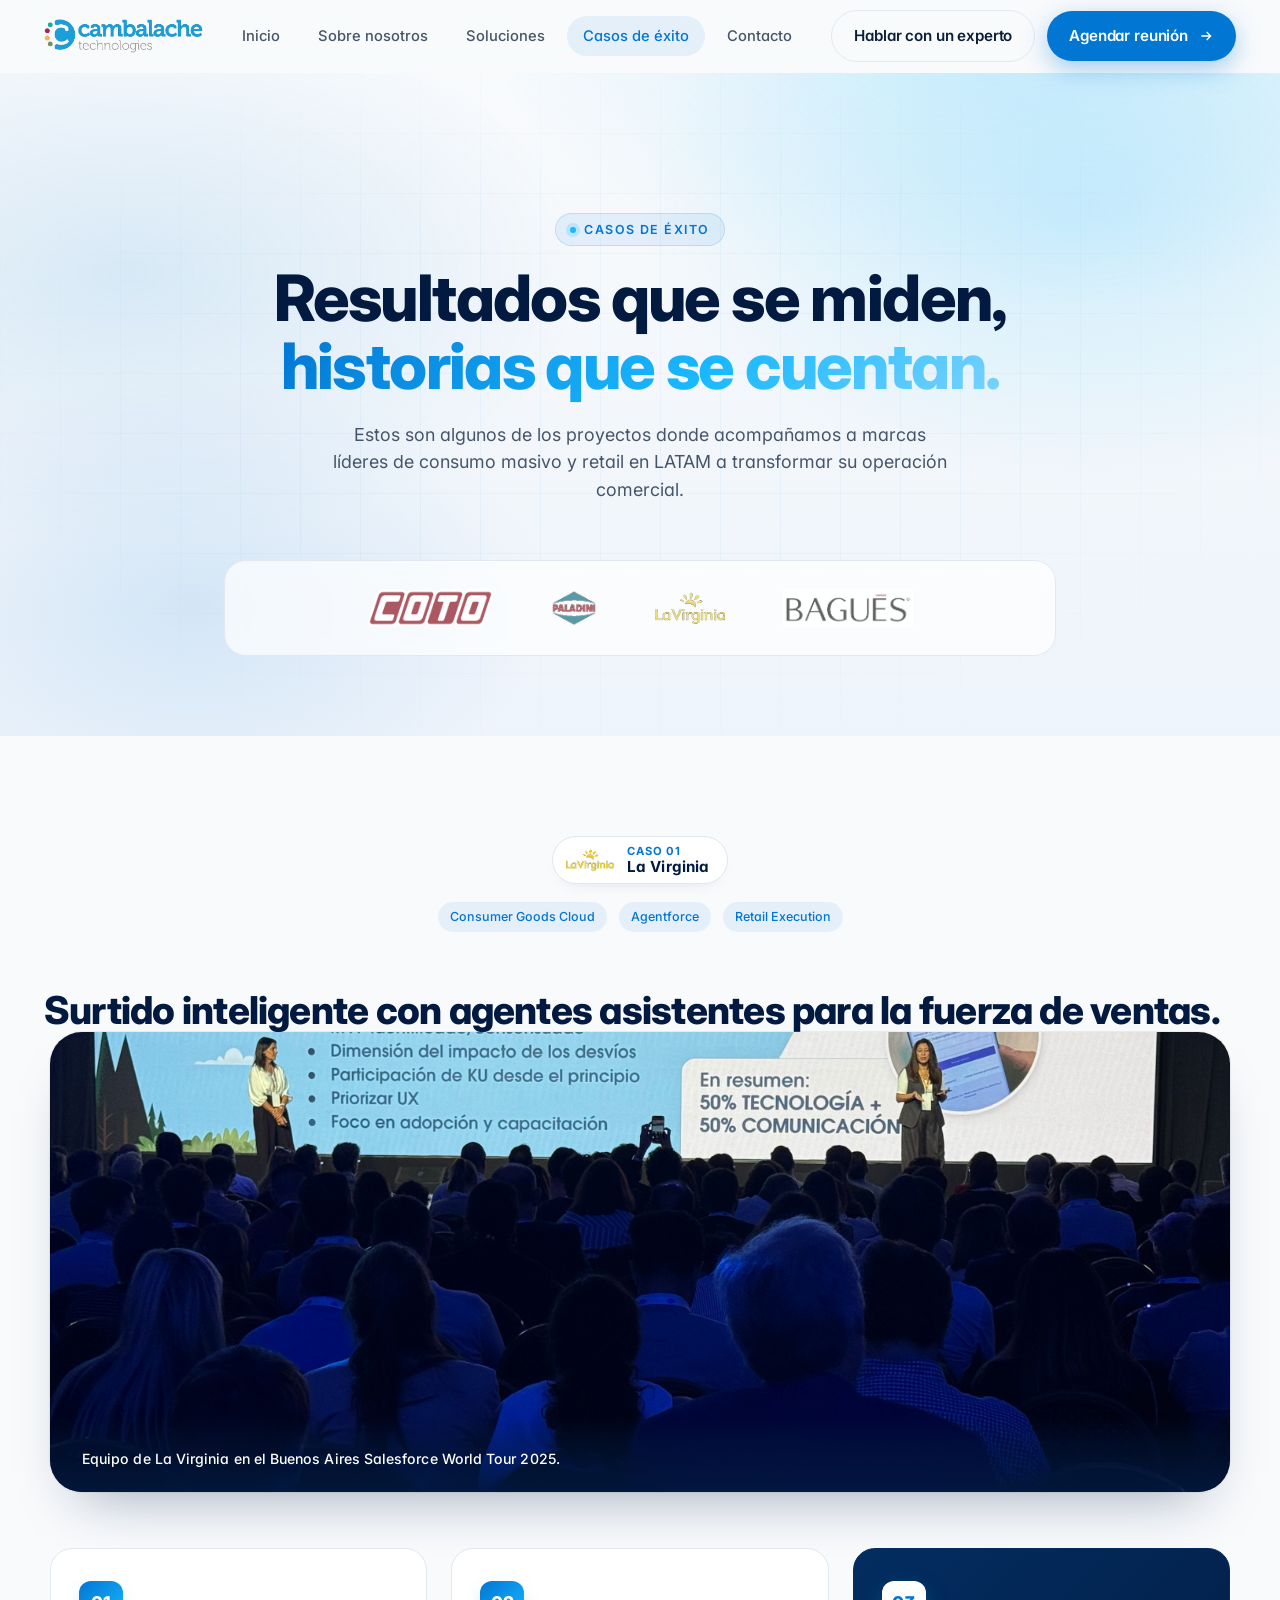
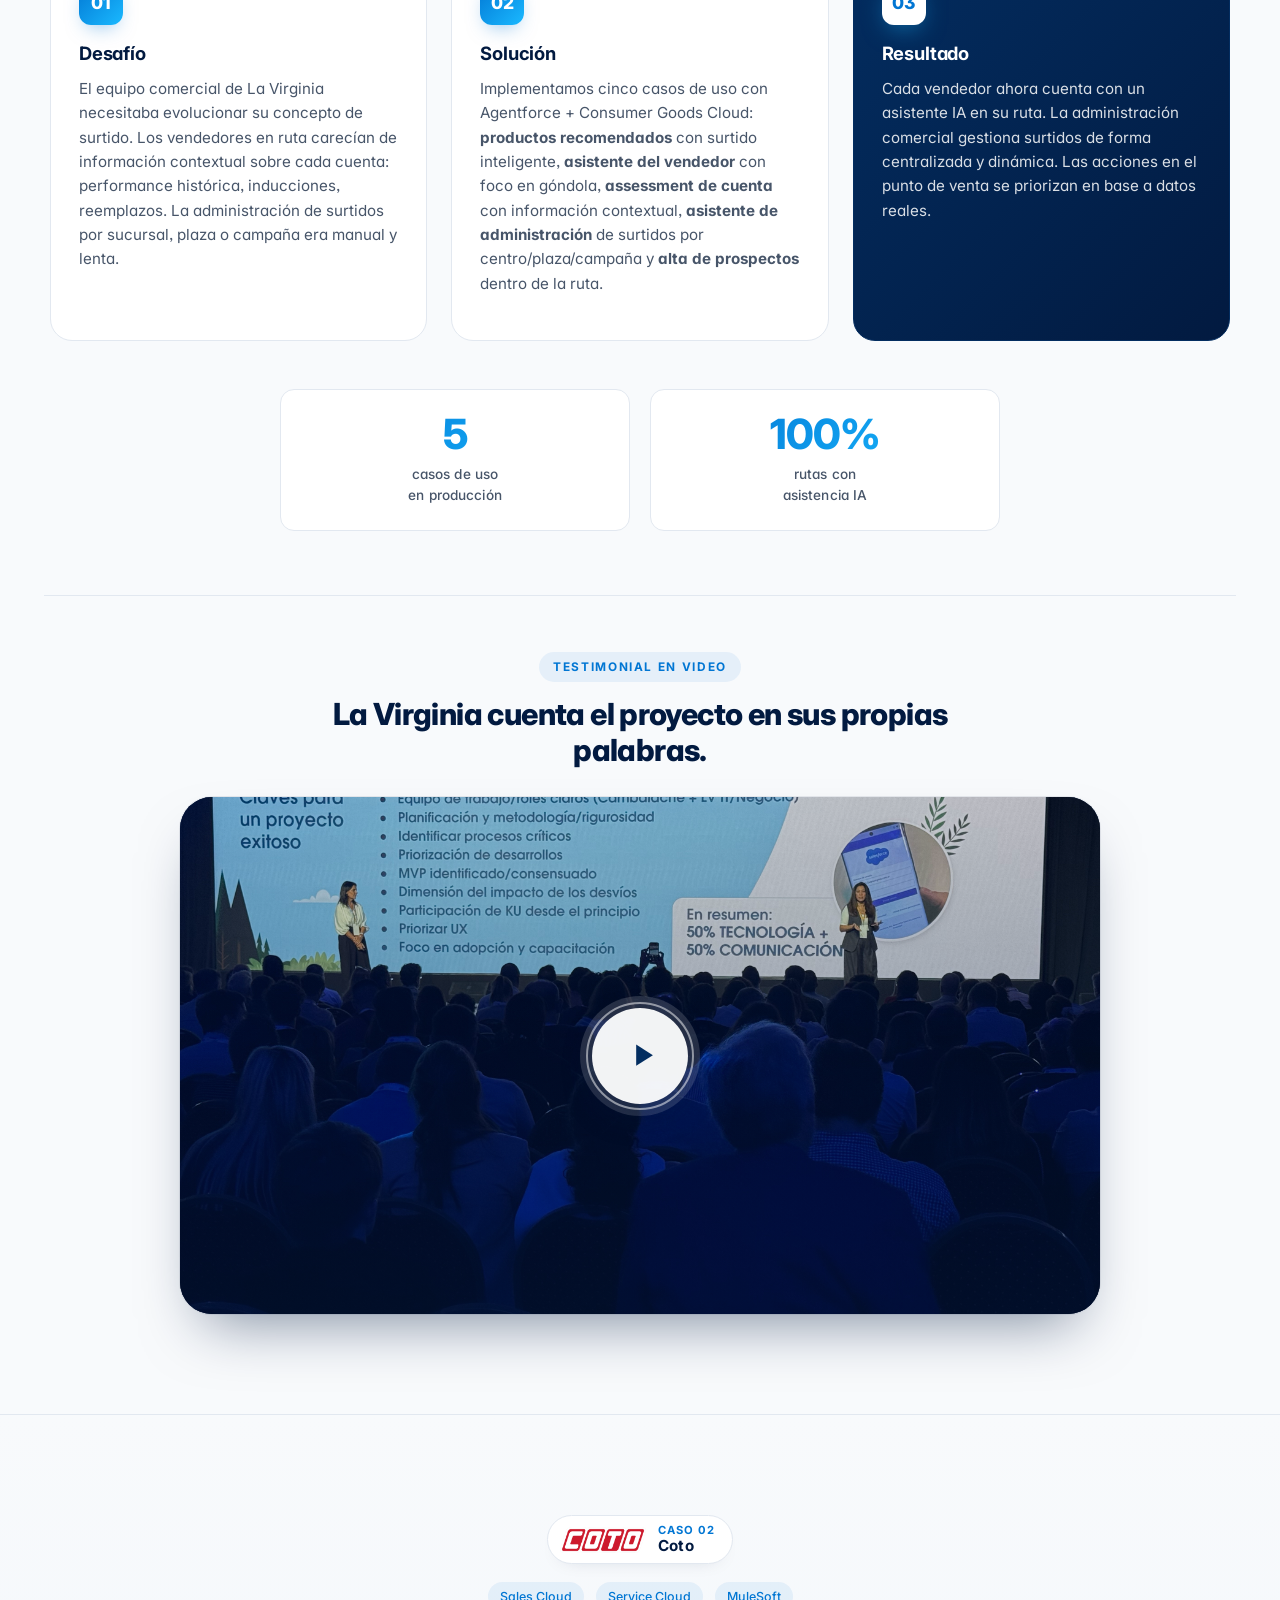
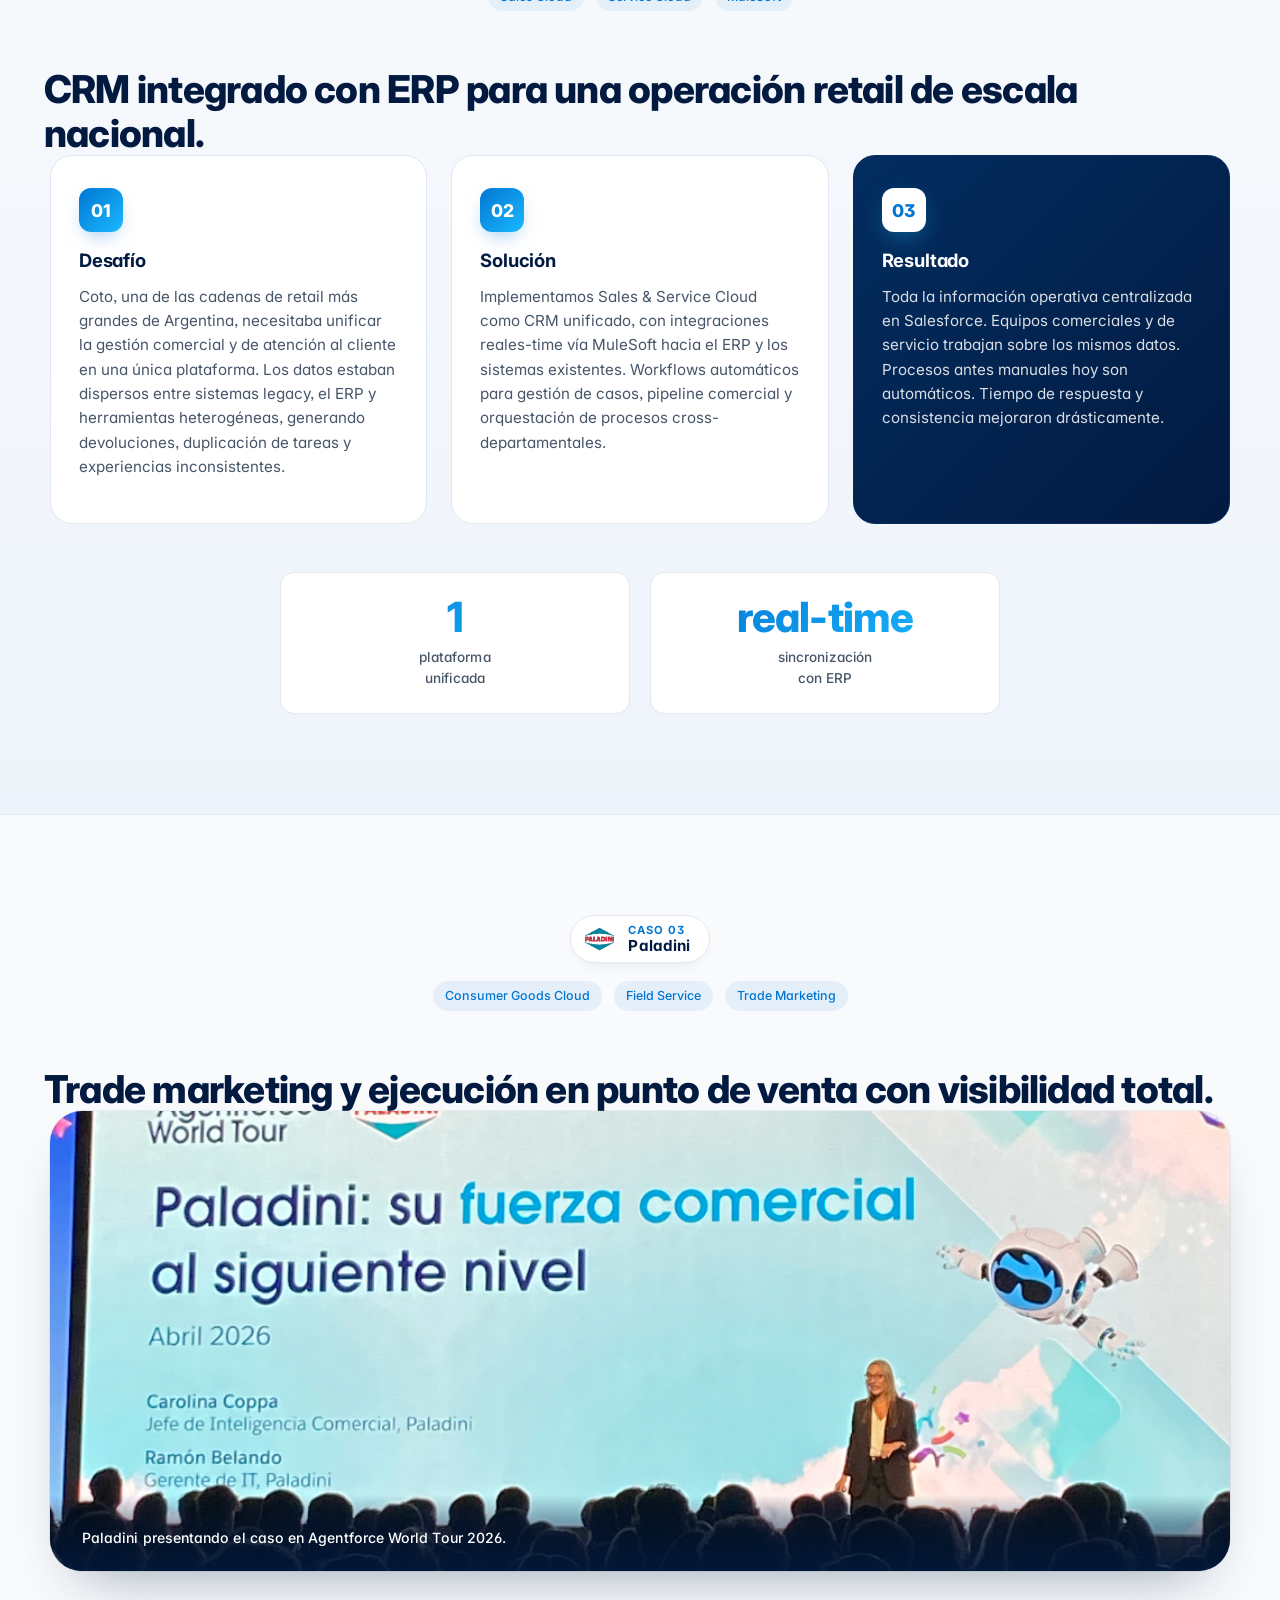
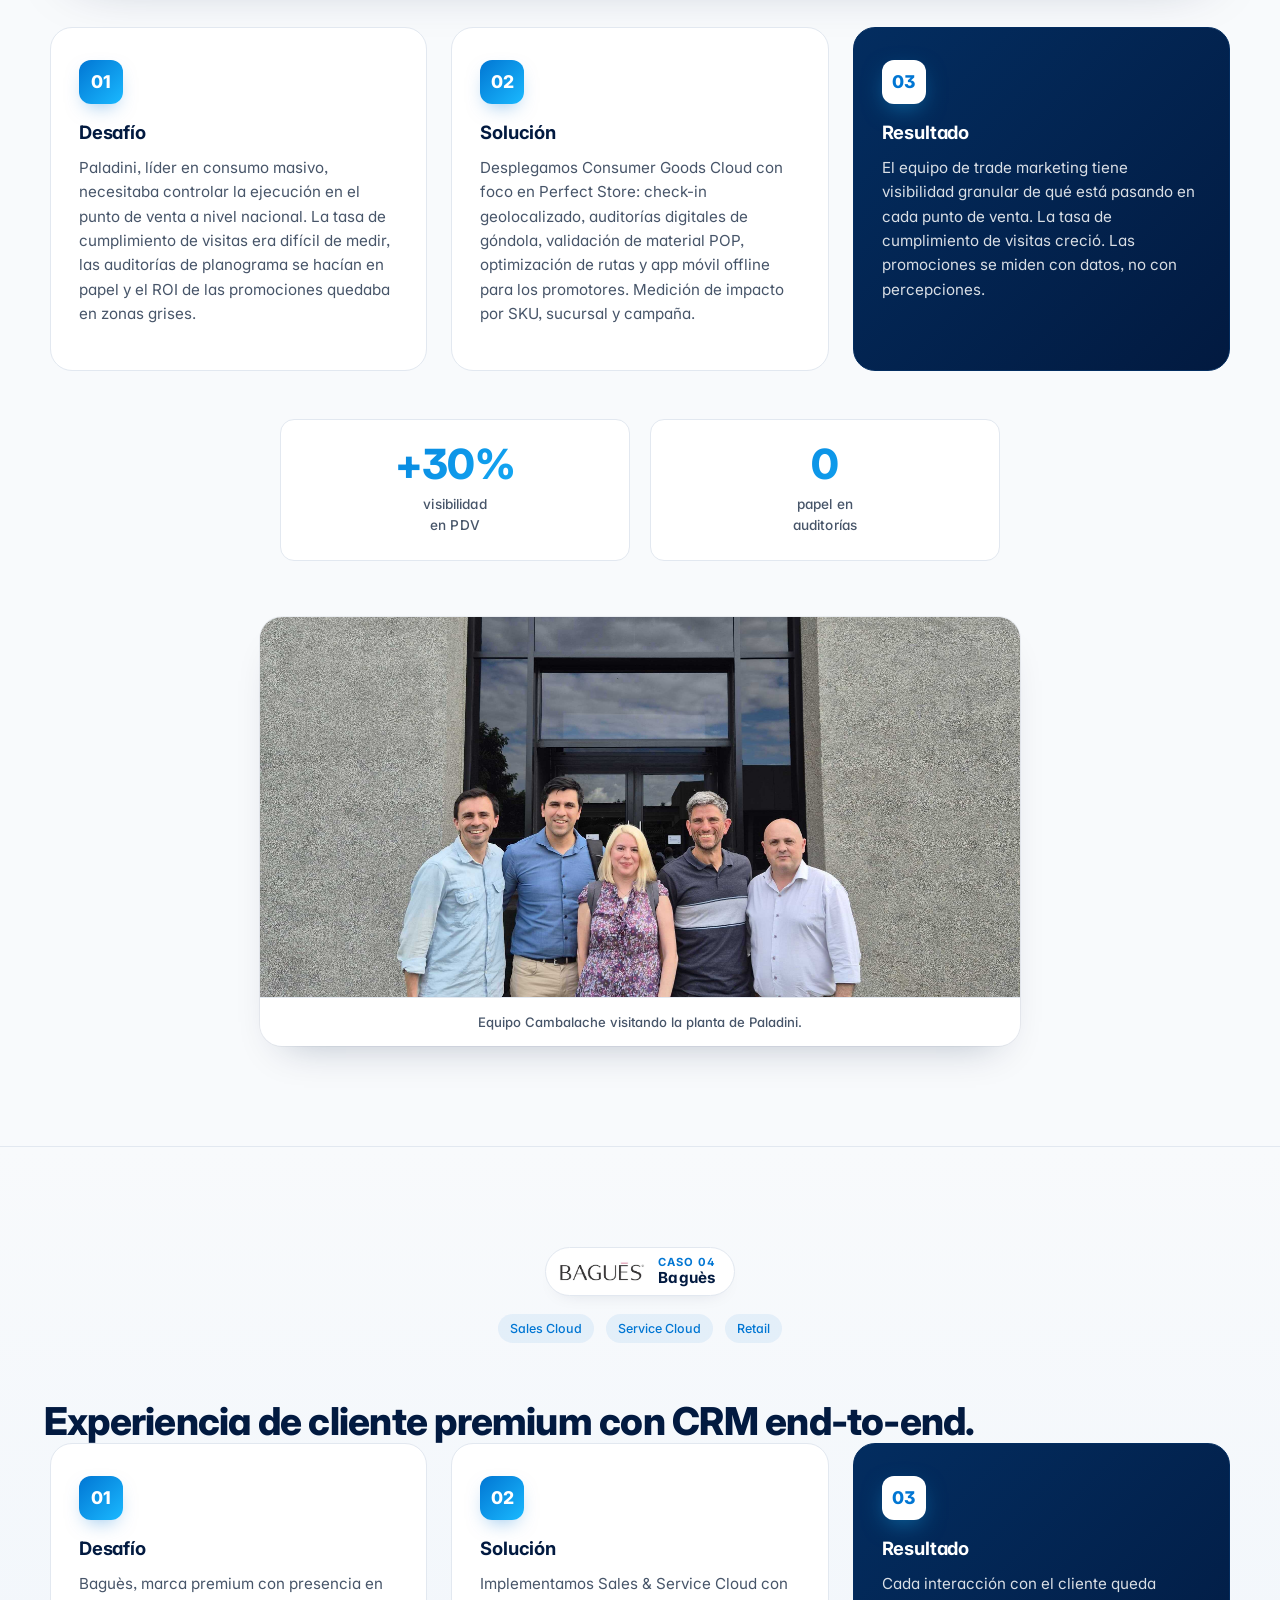
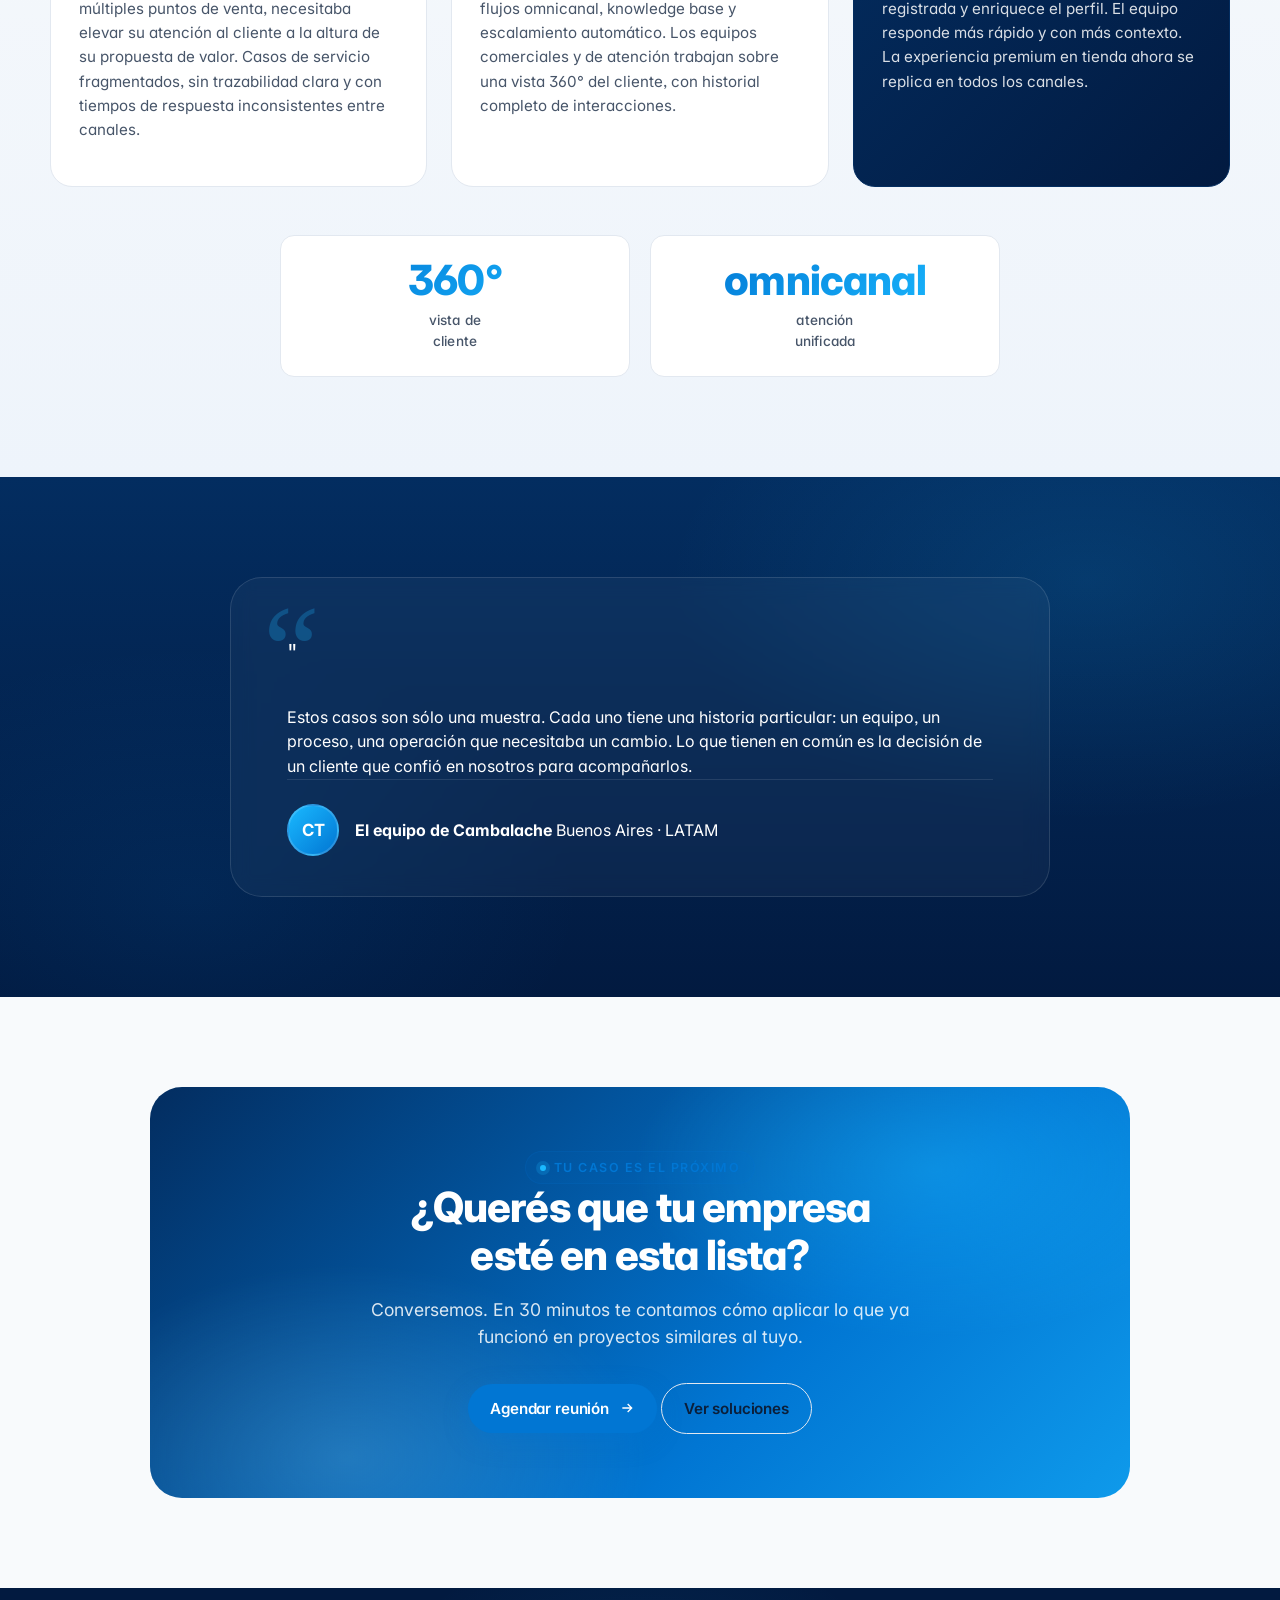
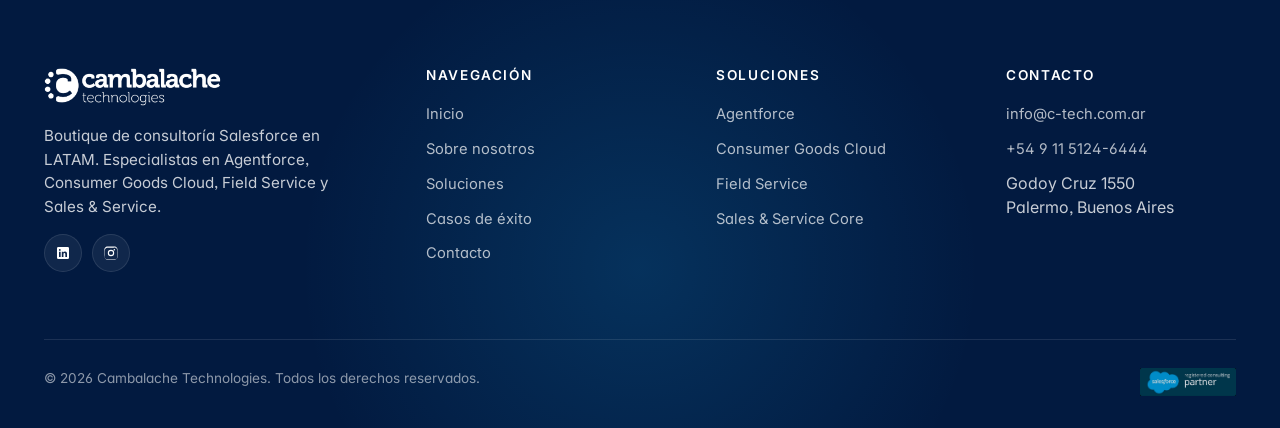
<file: casos-de-exito.html>
<!DOCTYPE html>
<html lang="es">
<head>
<meta charset="UTF-8" />
<meta name="viewport" content="width=device-width, initial-scale=1.0" />
<title>Casos de éxito — Cambalache Technologies</title>
<meta name="description" content="Coto, Paladini, La Virginia, Baguès. Historias reales de transformación con Salesforce en consumo masivo y retail." />
<link rel="preconnect" href="https://fonts.googleapis.com">
<link rel="preconnect" href="https://fonts.gstatic.com" crossorigin>
<link href="https://fonts.googleapis.com/css2?family=Inter:wght@400;500;600;700;800&display=swap" rel="stylesheet">
<link rel="stylesheet" href="css/styles.css" />
<link rel="stylesheet" href="css/cases.css" />
</head>
<body>

<header class="nav">
  <div class="container nav-inner">
    <a href="index.html" class="nav-logo">
      <img src="assets/logos/cambalache.png" alt="Cambalache Technologies" />
    </a>
    <nav>
      <ul class="nav-links">
        <li><a href="index.html">Inicio</a></li>
        <li><a href="sobre-nosotros.html">Sobre nosotros</a></li>
        <li><a href="soluciones.html">Soluciones</a></li>
        <li><a href="casos-de-exito.html">Casos de éxito</a></li>
        <li><a href="contacto.html">Contacto</a></li>
      </ul>
    </nav>
    <div class="nav-cta">
      <a href="contacto.html" class="btn btn-ghost">Hablar con un experto</a>
      <a href="https://calendar.app.google/abw3b6BQdnb6V6QV9" target="_blank" rel="noopener" class="btn btn-primary">
        Agendar reunión
        <svg viewBox="0 0 24 24" fill="none" stroke="currentColor" stroke-width="2"><path d="M5 12h14M13 6l6 6-6 6"/></svg>
      </a>
      <button class="nav-toggle" aria-label="Menú"><span></span></button>
    </div>
  </div>
</header>

<!-- HERO -->
<section class="hero cases-hero">
  <div class="container hero-inner">
    <div class="text-center mx-auto" style="max-width: 780px;">
      <span class="eyebrow reveal">Casos de éxito</span>
      <h1 class="reveal delay-1">Resultados que se miden,<br/><span class="gradient-text">historias que se cuentan.</span></h1>
      <p class="lede reveal delay-2 mx-auto">Estos son algunos de los proyectos donde acompañamos a marcas líderes de consumo masivo y retail en LATAM a transformar su operación comercial.</p>
    </div>

    <!-- Logo strip -->
    <div class="cases-logos reveal delay-3">
      <img src="assets/logos/coto.png" alt="Coto" />
      <img src="assets/logos/paladini.png" alt="Paladini" />
      <img src="assets/logos/lavirginia.png" alt="La Virginia" />
      <img src="assets/logos/bagues.png" alt="Baguès" />
    </div>
  </div>
</section>

<!-- ============ CASO 1: LA VIRGINIA ============ -->
<article class="case-block">
  <div class="container">
    <div class="case-header reveal">
      <div class="case-tag">
        <img src="assets/logos/lavirginia.png" alt="La Virginia" />
        <div>
          <span>Caso 01</span>
          <strong>La Virginia</strong>
        </div>
      </div>
      <div class="case-tags">
        <span class="tag">Consumer Goods Cloud</span>
        <span class="tag">Agentforce</span>
        <span class="tag">Retail Execution</span>
      </div>
    </div>

    <h2 class="case-title reveal delay-1">Surtido inteligente con agentes asistentes para la fuerza de ventas.</h2>

    <!-- Hero photo: equipo Cambalache en sede La Virginia -->
    <figure class="case-banner reveal delay-2">
      <img src="assets/casos/eventolavirginia.jpg" alt="Equipo Cambalache en la sede de La Virginia" loading="lazy" />
      <figcaption>Equipo de La Virginia en el Buenos Aires Salesforce World Tour 2025.</figcaption>
    </figure>

    <div class="case-grid">
      <div class="case-step reveal delay-1">
        <div class="case-step-num">01</div>
        <h3>Desafío</h3>
        <p>El equipo comercial de La Virginia necesitaba evolucionar su concepto de surtido. Los vendedores en ruta carecían de información contextual sobre cada cuenta: performance histórica, inducciones, reemplazos. La administración de surtidos por sucursal, plaza o campaña era manual y lenta.</p>
      </div>
      <div class="case-step reveal delay-2">
        <div class="case-step-num">02</div>
        <h3>Solución</h3>
        <p>Implementamos cinco casos de uso con Agentforce + Consumer Goods Cloud: <strong>productos recomendados</strong> con surtido inteligente, <strong>asistente del vendedor</strong> con foco en góndola, <strong>assessment de cuenta</strong> con información contextual, <strong>asistente de administración</strong> de surtidos por centro/plaza/campaña y <strong>alta de prospectos</strong> dentro de la ruta.</p>
      </div>
      <div class="case-step case-step-result reveal delay-3">
        <div class="case-step-num">03</div>
        <h3>Resultado</h3>
        <p>Cada vendedor ahora cuenta con un asistente IA en su ruta. La administración comercial gestiona surtidos de forma centralizada y dinámica. Las acciones en el punto de venta se priorizan en base a datos reales.</p>
</div>
      </div>

    <div class="case-metrics">
          <div class="case-metric">
            <strong class="metric-num">5</strong>
            <span class="metric-label">casos de uso<br/>en producción</span>
          </div>
          <div class="case-metric">
            <strong class="metric-num">100%</strong>
            <span class="metric-label">rutas con<br/>asistencia IA</span>
          </div>
    </div>

    <!-- Video testimonial: La Virginia + presentación en evento -->
    <div class="case-media reveal">
      <div class="case-video">
        <span class="case-media-label">Testimonial en video</span>
        <h3 class="case-media-title">La Virginia cuenta el proyecto en sus propias palabras.</h3>
        <div class="video-frame" data-video-id="nGt7o6IemkQ">
          <img class="video-poster" src="assets/casos/eventolavirginia.jpg" alt="La Virginia presentando el proyecto en evento Salesforce" loading="lazy"/>
          <button class="video-play" aria-label="Reproducir video del testimonial de La Virginia" type="button">
            <svg viewBox="0 0 24 24" fill="currentColor" aria-hidden="true">
              <path d="M8 5v14l11-7z"/>
            </svg>
          </button>
        </div>
      </div>
    </div>
  </div>
</article>

<!-- ============ CASO 2: COTO ============ -->
<article class="case-block case-block-alt">
  <div class="container">
    <div class="case-header reveal">
      <div class="case-tag">
        <img src="assets/logos/coto.png" alt="Coto" />
        <div>
          <span>Caso 02</span>
          <strong>Coto</strong>
        </div>
      </div>
      <div class="case-tags">
        <span class="tag">Sales Cloud</span>
        <span class="tag">Service Cloud</span>
        <span class="tag">MuleSoft</span>
      </div>
    </div>

    <h2 class="case-title reveal delay-1">CRM integrado con ERP para una operación retail de escala nacional.</h2>

    <div class="case-grid">
      <div class="case-step reveal delay-1">
        <div class="case-step-num">01</div>
        <h3>Desafío</h3>
        <p>Coto, una de las cadenas de retail más grandes de Argentina, necesitaba unificar la gestión comercial y de atención al cliente en una única plataforma. Los datos estaban dispersos entre sistemas legacy, el ERP y herramientas heterogéneas, generando devoluciones, duplicación de tareas y experiencias inconsistentes.</p>
      </div>
      <div class="case-step reveal delay-2">
        <div class="case-step-num">02</div>
        <h3>Solución</h3>
        <p>Implementamos Sales &amp; Service Cloud como CRM unificado, con integraciones reales-time vía MuleSoft hacia el ERP y los sistemas existentes. Workflows automáticos para gestión de casos, pipeline comercial y orquestación de procesos cross-departamentales.</p>
      </div>
      <div class="case-step case-step-result reveal delay-3">
        <div class="case-step-num">03</div>
        <h3>Resultado</h3>
        <p>Toda la información operativa centralizada en Salesforce. Equipos comerciales y de servicio trabajan sobre los mismos datos. Procesos antes manuales hoy son automáticos. Tiempo de respuesta y consistencia mejoraron drásticamente.</p>
</div>
      </div>

    <div class="case-metrics">
          <div class="case-metric">
            <strong class="metric-num">1</strong>
            <span class="metric-label">plataforma<br/>unificada</span>
          </div>
          <div class="case-metric">
            <strong class="metric-num">real-time</strong>
            <span class="metric-label">sincronización<br/>con ERP</span>
          </div>
    </div>
  </div>
</article>

<!-- ============ CASO 3: PALADINI ============ -->
<article class="case-block">
  <div class="container">
    <div class="case-header reveal">
      <div class="case-tag">
        <img src="assets/logos/paladini.png" alt="Paladini" />
        <div>
          <span>Caso 03</span>
          <strong>Paladini</strong>
        </div>
      </div>
      <div class="case-tags">
        <span class="tag">Consumer Goods Cloud</span>
        <span class="tag">Field Service</span>
        <span class="tag">Trade Marketing</span>
      </div>
    </div>

    <h2 class="case-title reveal delay-1">Trade marketing y ejecución en punto de venta con visibilidad total.</h2>

    <!-- Hero photo: Paladini en Agentforce World Tour -->
    <figure class="case-banner reveal delay-2">
      <img src="assets/casos/eventopaladini.png" alt="Paladini presentando el caso en Agentforce World Tour" loading="lazy" />
      <figcaption>Paladini presentando el caso en Agentforce World Tour 2026.</figcaption>
    </figure>

    <div class="case-grid">
      <div class="case-step reveal delay-1">
        <div class="case-step-num">01</div>
        <h3>Desafío</h3>
        <p>Paladini, líder en consumo masivo, necesitaba controlar la ejecución en el punto de venta a nivel nacional. La tasa de cumplimiento de visitas era difícil de medir, las auditorías de planograma se hacían en papel y el ROI de las promociones quedaba en zonas grises.</p>
      </div>
      <div class="case-step reveal delay-2">
        <div class="case-step-num">02</div>
        <h3>Solución</h3>
        <p>Desplegamos Consumer Goods Cloud con foco en Perfect Store: check-in geolocalizado, auditorías digitales de góndola, validación de material POP, optimización de rutas y app móvil offline para los promotores. Medición de impacto por SKU, sucursal y campaña.</p>
      </div>
      <div class="case-step case-step-result reveal delay-3">
        <div class="case-step-num">03</div>
        <h3>Resultado</h3>
        <p>El equipo de trade marketing tiene visibilidad granular de qué está pasando en cada punto de venta. La tasa de cumplimiento de visitas creció. Las promociones se miden con datos, no con percepciones.</p>
</div>
      </div>

    <div class="case-metrics">
          <div class="case-metric">
            <strong class="metric-num">+30%</strong>
            <span class="metric-label">visibilidad<br/>en PDV</span>
          </div>
          <div class="case-metric">
            <strong class="metric-num">0</strong>
            <span class="metric-label">papel en<br/>auditorías</span>
          </div>
    </div>

    <!-- Visit photo -->
    <figure class="case-photo-secondary reveal">
      <img src="assets/casos/visitapaladini.jpg" alt="Equipo Cambalache visitando la planta de Paladini" loading="lazy" />
      <figcaption>Equipo Cambalache visitando la planta de Paladini.</figcaption>
    </figure>
  </div>
</article>

<!-- ============ CASO 4: BAGUÈS ============ -->
<article class="case-block case-block-alt">
  <div class="container">
    <div class="case-header reveal">
      <div class="case-tag">
        <img src="assets/logos/bagues.png" alt="Baguès" />
        <div>
          <span>Caso 04</span>
          <strong>Baguès</strong>
        </div>
      </div>
      <div class="case-tags">
        <span class="tag">Sales Cloud</span>
        <span class="tag">Service Cloud</span>
        <span class="tag">Retail</span>
      </div>
    </div>

    <h2 class="case-title reveal delay-1">Experiencia de cliente premium con CRM end-to-end.</h2>

    <div class="case-grid">
      <div class="case-step reveal delay-1">
        <div class="case-step-num">01</div>
        <h3>Desafío</h3>
        <p>Baguès, marca premium con presencia en múltiples puntos de venta, necesitaba elevar su atención al cliente a la altura de su propuesta de valor. Casos de servicio fragmentados, sin trazabilidad clara y con tiempos de respuesta inconsistentes entre canales.</p>
      </div>
      <div class="case-step reveal delay-2">
        <div class="case-step-num">02</div>
        <h3>Solución</h3>
        <p>Implementamos Sales &amp; Service Cloud con flujos omnicanal, knowledge base y escalamiento automático. Los equipos comerciales y de atención trabajan sobre una vista 360° del cliente, con historial completo de interacciones.</p>
      </div>
      <div class="case-step case-step-result reveal delay-3">
        <div class="case-step-num">03</div>
        <h3>Resultado</h3>
        <p>Cada interacción con el cliente queda registrada y enriquece el perfil. El equipo responde más rápido y con más contexto. La experiencia premium en tienda ahora se replica en todos los canales.</p>
</div>
      </div>

    <div class="case-metrics">
          <div class="case-metric">
            <strong class="metric-num">360°</strong>
            <span class="metric-label">vista de<br/>cliente</span>
          </div>
          <div class="case-metric">
            <strong class="metric-num">omnicanal</strong>
            <span class="metric-label">atención<br/>unificada</span>
          </div>
    </div>
  </div>
</article>

<!-- TESTIMONIAL / VOICE -->
<section class="testimonial-section bg-dark">
  <div class="container">
    <div class="testimonial-card reveal">
      <div class="testimonial-quote">"</div>
      <p>Estos casos son sólo una muestra. Cada uno tiene una historia particular: un equipo, un proceso, una operación que necesitaba un cambio. Lo que tienen en común es la decisión de un cliente que confió en nosotros para acompañarlos.</p>
      <div class="testimonial-foot">
        <div class="testimonial-avatar">CT</div>
        <div>
          <strong>El equipo de Cambalache</strong>
          <span>Buenos Aires · LATAM</span>
        </div>
      </div>
    </div>
  </div>
</section>

<!-- CTA -->
<section class="cta-final">
  <div class="container">
    <div class="cta-card reveal">
      <div class="cta-card-bg"></div>
      <div class="cta-card-content">
        <span class="eyebrow">Tu caso es el próximo</span>
        <h2>¿Querés que tu empresa<br/>esté en esta lista?</h2>
        <p class="lede">Conversemos. En 30 minutos te contamos cómo aplicar lo que ya funcionó en proyectos similares al tuyo.</p>
        <div class="hero-actions">
          <a href="https://calendar.app.google/abw3b6BQdnb6V6QV9" target="_blank" rel="noopener" class="btn btn-primary">
            Agendar reunión
            <svg viewBox="0 0 24 24" fill="none" stroke="currentColor" stroke-width="2"><path d="M5 12h14M13 6l6 6-6 6"/></svg>
          </a>
          <a href="soluciones.html" class="btn btn-ghost">Ver soluciones</a>
        </div>
      </div>
    </div>
  </div>
</section>

<!-- FOOTER -->
<footer class="footer">
  <div class="container">
    <div class="footer-grid">
      <div class="footer-brand">
        <img src="assets/logos/cambalache.png" alt="Cambalache Technologies" />
        <p>Boutique de consultoría Salesforce en LATAM. Especialistas en Agentforce, Consumer Goods Cloud, Field Service y Sales &amp; Service.</p>
        <div class="footer-social">
          <a href="https://www.linkedin.com/company/cambalachetechnologies/" target="_blank" rel="noopener" aria-label="LinkedIn">
            <svg viewBox="0 0 24 24"><path d="M19 3H5a2 2 0 0 0-2 2v14a2 2 0 0 0 2 2h14a2 2 0 0 0 2-2V5a2 2 0 0 0-2-2zM8.5 18H6V10h2.5v8zM7.2 8.8a1.4 1.4 0 1 1 0-2.8 1.4 1.4 0 0 1 0 2.8zM18 18h-2.5v-3.9c0-.93-.02-2.13-1.3-2.13-1.3 0-1.5 1.02-1.5 2.06V18H10.2V10h2.4v1.1h.03a2.63 2.63 0 0 1 2.37-1.3c2.54 0 3 1.67 3 3.84V18z"/></svg>
          </a>
          <a href="https://www.instagram.com/cambalachetechnologies/" target="_blank" rel="noopener" aria-label="Instagram">
            <svg viewBox="0 0 24 24"><path d="M12 2.2c3.2 0 3.6 0 4.8.07 1.2.05 1.8.25 2.2.4.6.2 1 .5 1.4 1 .5.4.8.8 1 1.4.15.4.35 1 .4 2.2C21.93 8.4 22 8.8 22 12s0 3.6-.07 4.8c-.05 1.2-.25 1.8-.4 2.2-.2.6-.5 1-1 1.4-.4.5-.8.8-1.4 1-.4.15-1 .35-2.2.4-1.2.07-1.6.07-4.8.07s-3.6 0-4.8-.07c-1.2-.05-1.8-.25-2.2-.4-.6-.2-1-.5-1.4-1-.5-.4-.8-.8-1-1.4-.15-.4-.35-1-.4-2.2C2.07 15.6 2 15.2 2 12s0-3.6.07-4.8c.05-1.2.25-1.8.4-2.2.2-.6.5-1 1-1.4.4-.5.8-.8 1.4-1 .4-.15 1-.35 2.2-.4C8.4 2.2 8.8 2.2 12 2.2zm0 1.8c-3.15 0-3.5 0-4.7.07-1.1.05-1.7.25-2.1.4-.5.2-.9.45-1.3.85-.4.4-.65.8-.85 1.3-.15.4-.35 1-.4 2.1C2.6 9.5 2.6 9.85 2.6 13s0 3.5.07 4.7c.05 1.1.25 1.7.4 2.1.2.5.45.9.85 1.3.4.4.8.65 1.3.85.4.15 1 .35 2.1.4 1.2.07 1.55.07 4.7.07s3.5 0 4.7-.07c1.1-.05 1.7-.25 2.1-.4.5-.2.9-.45 1.3-.85.4-.4.65-.8.85-1.3.15-.4.35-1 .4-2.1.07-1.2.07-1.55.07-4.7s0-3.5-.07-4.7c-.05-1.1-.25-1.7-.4-2.1-.2-.5-.45-.9-.85-1.3-.4-.4-.8-.65-1.3-.85-.4-.15-1-.35-2.1-.4C15.5 4 15.15 4 12 4zm0 3.2A4.8 4.8 0 1 1 7.2 12 4.8 4.8 0 0 1 12 7.2zm0 7.92A3.12 3.12 0 1 0 8.88 12 3.12 3.12 0 0 0 12 15.12zm6.12-8.04a1.12 1.12 0 1 1-1.12-1.12 1.12 1.12 0 0 1 1.12 1.12z"/></svg>
          </a>
        </div>
      </div>
      <div>
        <h4>Navegación</h4>
        <ul>
          <li><a href="index.html">Inicio</a></li>
          <li><a href="sobre-nosotros.html">Sobre nosotros</a></li>
          <li><a href="soluciones.html">Soluciones</a></li>
          <li><a href="casos-de-exito.html">Casos de éxito</a></li>
          <li><a href="contacto.html">Contacto</a></li>
        </ul>
      </div>
      <div>
        <h4>Soluciones</h4>
        <ul>
          <li><a href="soluciones.html#agentforce">Agentforce</a></li>
          <li><a href="soluciones.html#cg-cloud">Consumer Goods Cloud</a></li>
          <li><a href="soluciones.html#field-service">Field Service</a></li>
          <li><a href="soluciones.html#core">Sales &amp; Service Core</a></li>
        </ul>
      </div>
      <div>
        <h4>Contacto</h4>
        <ul>
          <li><a href="mailto:info@c-tech.com.ar">info@c-tech.com.ar</a></li>
          <li><a href="tel:+5491151246444">+54 9 11 5124-6444</a></li>
          <li>Godoy Cruz 1550<br/>Palermo, Buenos Aires</li>
        </ul>
      </div>
    </div>
    <div class="footer-bottom">
      <span>© <span data-year></span> Cambalache Technologies. Todos los derechos reservados.</span>
      <img src="assets/logos/sf-partner.png" alt="Salesforce Registered Consulting Partner" />
    </div>
  </div>
</footer>

<script src="js/main.js"></script>
<script>
  // Click-to-play YouTube embeds: only loads iframe when user clicks (no autoplay perf hit)
  document.querySelectorAll('.video-frame').forEach((frame) => {
    const button = frame.querySelector('.video-play');
    if (!button) return;
    button.addEventListener('click', () => {
      const id = frame.dataset.videoId;
      if (!id) return;
      const iframe = document.createElement('iframe');
      iframe.src = 'https://www.youtube-nocookie.com/embed/' + encodeURIComponent(id) + '?autoplay=1&rel=0';
      iframe.title = 'Video del testimonial';
      iframe.allow = 'accelerometer; autoplay; clipboard-write; encrypted-media; gyroscope; picture-in-picture; web-share';
      iframe.allowFullscreen = true;
      iframe.loading = 'lazy';
      frame.innerHTML = '';
      frame.appendChild(iframe);
      frame.classList.add('is-playing');
    });
  });
</script>
</body>
</html>
</file>
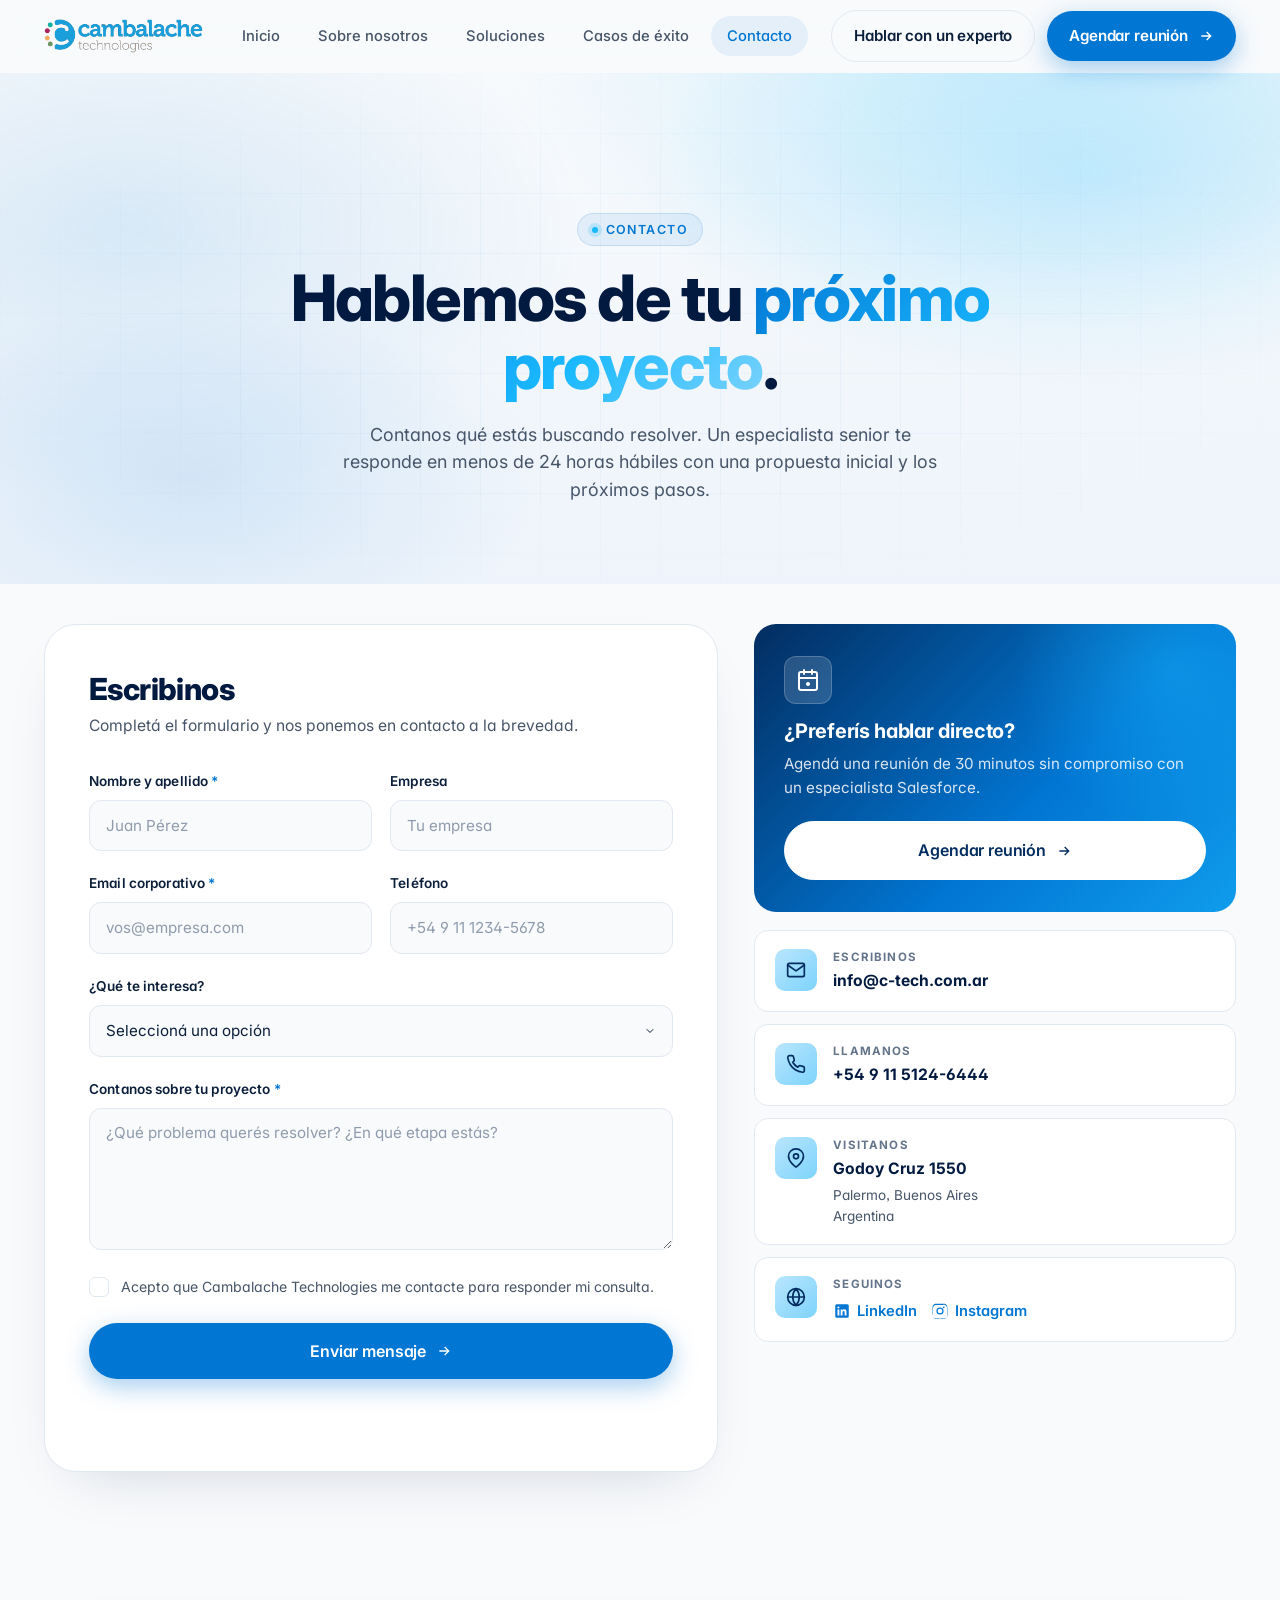
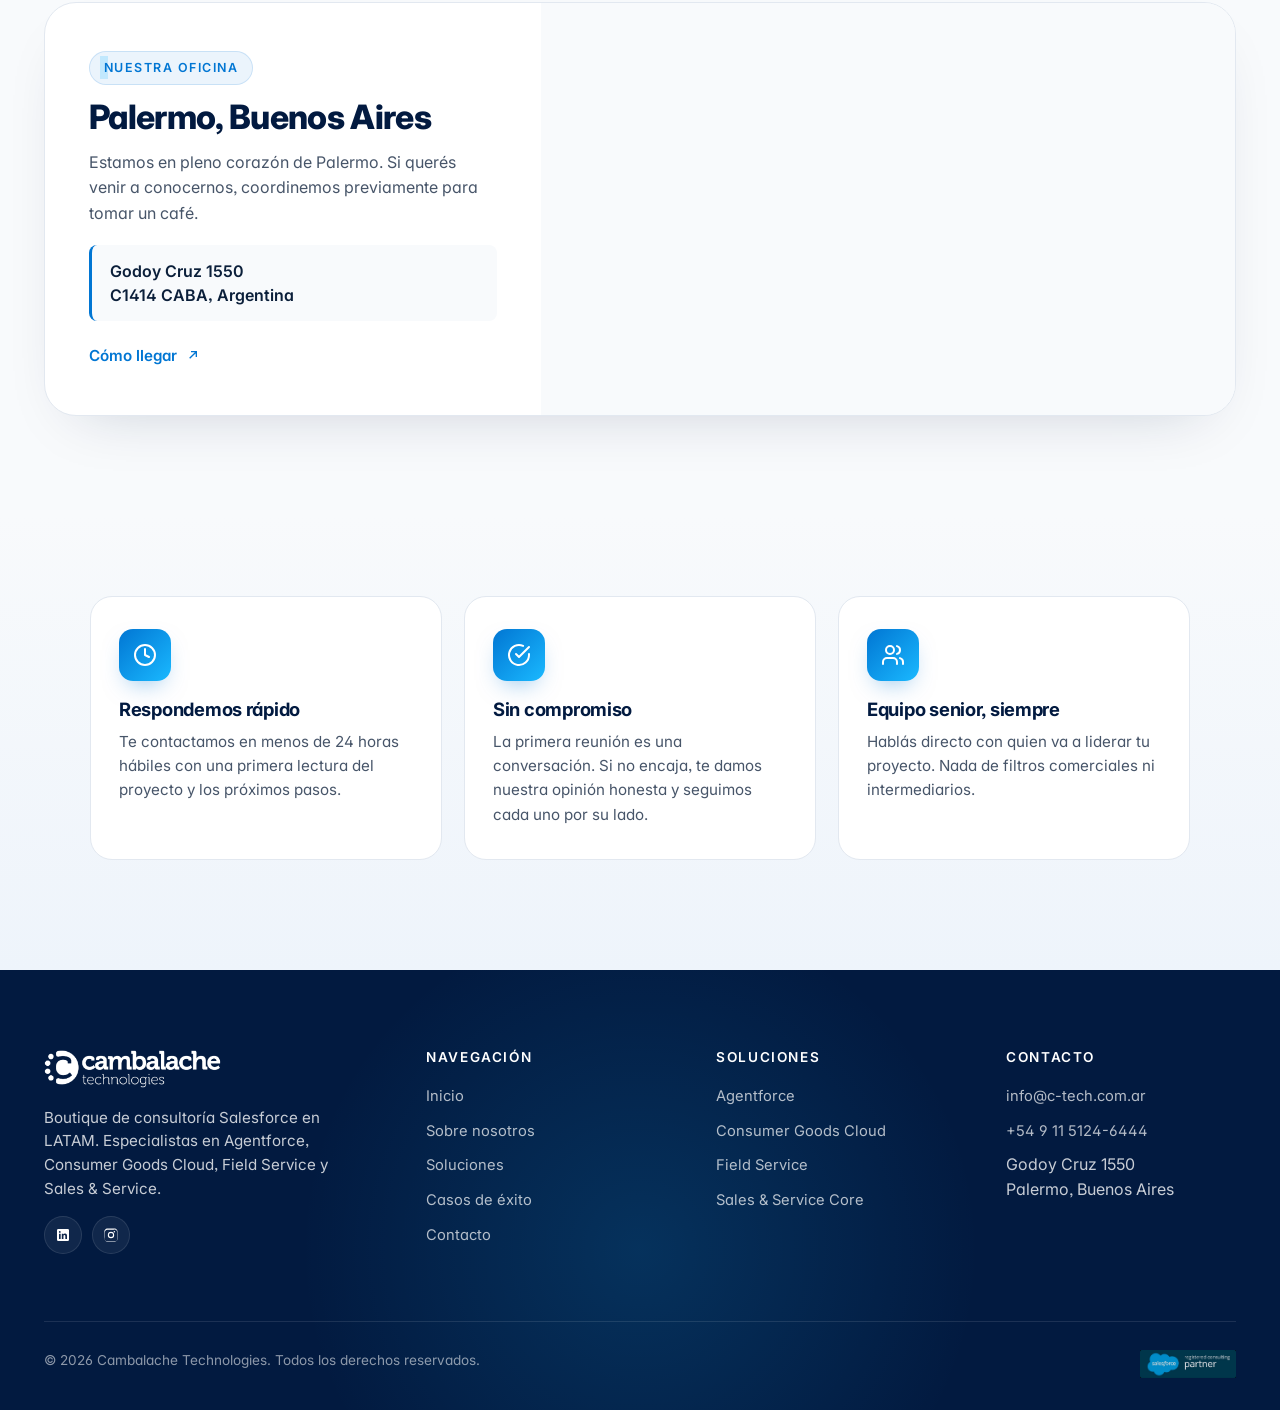
<file: contacto.html>
<!DOCTYPE html>
<html lang="es">
<head>
<meta charset="UTF-8" />
<meta name="viewport" content="width=device-width, initial-scale=1.0" />
<title>Contacto — Cambalache Technologies</title>
<meta name="description" content="Hablemos. Equipo senior Salesforce listo para acompañar tu próxima transformación. Buenos Aires · LATAM." />
<link rel="preconnect" href="https://fonts.googleapis.com">
<link rel="preconnect" href="https://fonts.gstatic.com" crossorigin>
<link href="https://fonts.googleapis.com/css2?family=Inter:wght@400;500;600;700;800&display=swap" rel="stylesheet">
<link rel="stylesheet" href="css/styles.css" />
<link rel="stylesheet" href="css/contact.css" />
</head>
<body>

<header class="nav">
  <div class="container nav-inner">
    <a href="index.html" class="nav-logo">
      <img src="assets/logos/cambalache.png" alt="Cambalache Technologies" />
    </a>
    <nav>
      <ul class="nav-links">
        <li><a href="index.html">Inicio</a></li>
        <li><a href="sobre-nosotros.html">Sobre nosotros</a></li>
        <li><a href="soluciones.html">Soluciones</a></li>
        <li><a href="casos-de-exito.html">Casos de éxito</a></li>
        <li><a href="contacto.html">Contacto</a></li>
      </ul>
    </nav>
    <div class="nav-cta">
      <a href="contacto.html" class="btn btn-ghost">Hablar con un experto</a>
      <a href="https://calendar.app.google/abw3b6BQdnb6V6QV9" target="_blank" rel="noopener" class="btn btn-primary">
        Agendar reunión
        <svg viewBox="0 0 24 24" fill="none" stroke="currentColor" stroke-width="2"><path d="M5 12h14M13 6l6 6-6 6"/></svg>
      </a>
      <button class="nav-toggle" aria-label="Menú"><span></span></button>
    </div>
  </div>
</header>

<!-- ============ HERO ============ -->
<section class="hero contact-hero">
  <div class="container hero-inner">
    <div class="text-center mx-auto" style="max-width: 780px;">
      <span class="eyebrow reveal">Contacto</span>
      <h1 class="reveal delay-1">Hablemos de tu <span class="gradient-text">próximo proyecto</span>.</h1>
      <p class="lede reveal delay-2 mx-auto">Contanos qué estás buscando resolver. Un especialista senior te responde en menos de 24 horas hábiles con una propuesta inicial y los próximos pasos.</p>
    </div>
  </div>
</section>

<!-- ============ FORM + INFO ============ -->
<section class="contact-section">
  <div class="container">
    <div class="contact-grid">

      <!-- LEFT: FORM -->
      <div class="contact-form-wrap reveal">
        <div class="form-card">
          <h2>Escribinos</h2>
          <p class="form-lede">Completá el formulario y nos ponemos en contacto a la brevedad.</p>

          <form id="contact-form" class="contact-form" novalidate>
            <div class="form-row">
              <div class="form-field">
                <label for="name">Nombre y apellido <span>*</span></label>
                <input type="text" id="name" name="name" required autocomplete="name" placeholder="Juan Pérez" />
              </div>
              <div class="form-field">
                <label for="company">Empresa</label>
                <input type="text" id="company" name="company" autocomplete="organization" placeholder="Tu empresa" />
              </div>
            </div>

            <div class="form-row">
              <div class="form-field">
                <label for="email">Email corporativo <span>*</span></label>
                <input type="email" id="email" name="email" required autocomplete="email" placeholder="vos@empresa.com" />
              </div>
              <div class="form-field">
                <label for="phone">Teléfono</label>
                <input type="tel" id="phone" name="phone" autocomplete="tel" placeholder="+54 9 11 1234-5678" />
              </div>
            </div>

            <div class="form-field">
              <label for="interest">¿Qué te interesa?</label>
              <select id="interest" name="interest">
                <option value="">Seleccioná una opción</option>
                <option value="agentforce">Agentforce (IA + agentes)</option>
                <option value="cg-cloud">Consumer Goods Cloud</option>
                <option value="field-service">Field Service</option>
                <option value="core">Sales &amp; Service Core</option>
                <option value="integraciones">Integraciones / MuleSoft</option>
                <option value="otro">Otro / No estoy seguro</option>
              </select>
            </div>

            <div class="form-field">
              <label for="message">Contanos sobre tu proyecto <span>*</span></label>
              <textarea id="message" name="message" rows="5" required placeholder="¿Qué problema querés resolver? ¿En qué etapa estás?"></textarea>
            </div>

            <div class="form-consent">
              <label class="checkbox">
                <input type="checkbox" id="consent" name="consent" required />
                <span>Acepto que Cambalache Technologies me contacte para responder mi consulta.</span>
              </label>
            </div>

            <button type="submit" class="btn btn-primary btn-block">
              Enviar mensaje
              <svg viewBox="0 0 24 24" fill="none" stroke="currentColor" stroke-width="2"><path d="M5 12h14M13 6l6 6-6 6"/></svg>
            </button>

            <p class="form-status" data-form-status></p>
          </form>
        </div>
      </div>

      <!-- RIGHT: INFO + CALENDAR CTA -->
      <aside class="contact-info-wrap">

        <!-- Calendar CTA card -->
        <div class="info-cta-card reveal delay-1">
          <div class="info-cta-icon">
            <svg viewBox="0 0 24 24" fill="none" stroke="currentColor" stroke-width="2" stroke-linecap="round" stroke-linejoin="round">
              <rect x="3" y="4" width="18" height="18" rx="2"/>
              <path d="M16 2v4M8 2v4M3 10h18"/>
              <circle cx="12" cy="16" r="2" fill="currentColor" stroke="none"/>
            </svg>
          </div>
          <h3>¿Preferís hablar directo?</h3>
          <p>Agendá una reunión de 30 minutos sin compromiso con un especialista Salesforce.</p>
          <a href="https://calendar.app.google/abw3b6BQdnb6V6QV9" target="_blank" rel="noopener" class="btn btn-light btn-block">
            Agendar reunión
            <svg viewBox="0 0 24 24" fill="none" stroke="currentColor" stroke-width="2"><path d="M5 12h14M13 6l6 6-6 6"/></svg>
          </a>
        </div>

        <!-- Info items -->
        <div class="info-items reveal delay-2">

          <a href="mailto:info@c-tech.com.ar" class="info-item">
            <div class="info-item-icon">
              <svg viewBox="0 0 24 24" fill="none" stroke="currentColor" stroke-width="2" stroke-linecap="round" stroke-linejoin="round">
                <rect x="2" y="4" width="20" height="16" rx="2"/>
                <path d="M22 6 12 13 2 6"/>
              </svg>
            </div>
            <div class="info-item-body">
              <span class="info-item-label">Escribinos</span>
              <strong>info@c-tech.com.ar</strong>
            </div>
          </a>

          <a href="tel:+5491151246444" class="info-item">
            <div class="info-item-icon">
              <svg viewBox="0 0 24 24" fill="none" stroke="currentColor" stroke-width="2" stroke-linecap="round" stroke-linejoin="round">
                <path d="M22 16.92v3a2 2 0 0 1-2.18 2 19.79 19.79 0 0 1-8.63-3.07 19.5 19.5 0 0 1-6-6 19.79 19.79 0 0 1-3.07-8.67A2 2 0 0 1 4.11 2h3a2 2 0 0 1 2 1.72 12.84 12.84 0 0 0 .7 2.81 2 2 0 0 1-.45 2.11L8.09 9.91a16 16 0 0 0 6 6l1.27-1.27a2 2 0 0 1 2.11-.45 12.84 12.84 0 0 0 2.81.7A2 2 0 0 1 22 16.92z"/>
              </svg>
            </div>
            <div class="info-item-body">
              <span class="info-item-label">Llamanos</span>
              <strong>+54 9 11 5124-6444</strong>
            </div>
          </a>

          <div class="info-item info-item-static">
            <div class="info-item-icon">
              <svg viewBox="0 0 24 24" fill="none" stroke="currentColor" stroke-width="2" stroke-linecap="round" stroke-linejoin="round">
                <path d="M21 10c0 7-9 13-9 13s-9-6-9-13a9 9 0 0 1 18 0z"/>
                <circle cx="12" cy="10" r="3"/>
              </svg>
            </div>
            <div class="info-item-body">
              <span class="info-item-label">Visitanos</span>
              <strong>Godoy Cruz 1550</strong>
              <small>Palermo, Buenos Aires<br/>Argentina</small>
            </div>
          </div>

          <div class="info-item info-item-static info-item-social">
            <div class="info-item-icon">
              <svg viewBox="0 0 24 24" fill="none" stroke="currentColor" stroke-width="2" stroke-linecap="round" stroke-linejoin="round">
                <circle cx="12" cy="12" r="10"/>
                <path d="M2 12h20M12 2a15.3 15.3 0 0 1 4 10 15.3 15.3 0 0 1-4 10 15.3 15.3 0 0 1-4-10 15.3 15.3 0 0 1 4-10z"/>
              </svg>
            </div>
            <div class="info-item-body">
              <span class="info-item-label">Seguinos</span>
              <div class="social-links">
                <a href="https://www.linkedin.com/company/cambalachetechnologies/" target="_blank" rel="noopener" aria-label="LinkedIn">
                  <svg viewBox="0 0 24 24"><path d="M19 3H5a2 2 0 0 0-2 2v14a2 2 0 0 0 2 2h14a2 2 0 0 0 2-2V5a2 2 0 0 0-2-2zM8.5 18H6V10h2.5v8zM7.2 8.8a1.4 1.4 0 1 1 0-2.8 1.4 1.4 0 0 1 0 2.8zM18 18h-2.5v-3.9c0-.93-.02-2.13-1.3-2.13-1.3 0-1.5 1.02-1.5 2.06V18H10.2V10h2.4v1.1h.03a2.63 2.63 0 0 1 2.37-1.3c2.54 0 3 1.67 3 3.84V18z"/></svg>
                  LinkedIn
                </a>
                <a href="https://www.instagram.com/cambalachetechnologies/" target="_blank" rel="noopener" aria-label="Instagram">
                  <svg viewBox="0 0 24 24"><path d="M12 2.2c3.2 0 3.6 0 4.8.07 1.2.05 1.8.25 2.2.4.6.2 1 .5 1.4 1 .5.4.8.8 1 1.4.15.4.35 1 .4 2.2C21.93 8.4 22 8.8 22 12s0 3.6-.07 4.8c-.05 1.2-.25 1.8-.4 2.2-.2.6-.5 1-1 1.4-.4.5-.8.8-1.4 1-.4.15-1 .35-2.2.4-1.2.07-1.6.07-4.8.07s-3.6 0-4.8-.07c-1.2-.05-1.8-.25-2.2-.4-.6-.2-1-.5-1.4-1-.5-.4-.8-.8-1-1.4-.15-.4-.35-1-.4-2.2C2.07 15.6 2 15.2 2 12s0-3.6.07-4.8c.05-1.2.25-1.8.4-2.2.2-.6.5-1 1-1.4.4-.5.8-.8 1.4-1 .4-.15 1-.35 2.2-.4C8.4 2.2 8.8 2.2 12 2.2zm0 1.8c-3.15 0-3.5 0-4.7.07-1.1.05-1.7.25-2.1.4-.5.2-.9.45-1.3.85-.4.4-.65.8-.85 1.3-.15.4-.35 1-.4 2.1C2.6 9.5 2.6 9.85 2.6 13s0 3.5.07 4.7c.05 1.1.25 1.7.4 2.1.2.5.45.9.85 1.3.4.4.8.65 1.3.85.4.15 1 .35 2.1.4 1.2.07 1.55.07 4.7.07s3.5 0 4.7-.07c1.1-.05 1.7-.25 2.1-.4.5-.2.9-.45 1.3-.85.4-.4.65-.8.85-1.3.15-.4.35-1 .4-2.1.07-1.2.07-1.55.07-4.7s0-3.5-.07-4.7c-.05-1.1-.25-1.7-.4-2.1-.2-.5-.45-.9-.85-1.3-.4-.4-.8-.65-1.3-.85-.4-.15-1-.35-2.1-.4C15.5 4 15.15 4 12 4zm0 3.2A4.8 4.8 0 1 1 7.2 12 4.8 4.8 0 0 1 12 7.2zm0 7.92A3.12 3.12 0 1 0 8.88 12 3.12 3.12 0 0 0 12 15.12zm6.12-8.04a1.12 1.12 0 1 1-1.12-1.12 1.12 1.12 0 0 1 1.12 1.12z"/></svg>
                  Instagram
                </a>
              </div>
            </div>
          </div>

        </div>
      </aside>

    </div>
  </div>
</section>

<!-- ============ MAP ============ -->
<section class="map-section">
  <div class="container">
    <div class="map-card reveal">
      <div class="map-info">
        <span class="eyebrow">Nuestra oficina</span>
        <h2>Palermo, Buenos Aires</h2>
        <p>Estamos en pleno corazón de Palermo. Si querés venir a conocernos, coordinemos previamente para tomar un café.</p>
        <address>
          Godoy Cruz 1550<br/>
          C1414 CABA, Argentina
        </address>
        <a href="https://www.google.com/maps/dir/?api=1&destination=Godoy+Cruz+1550,+Palermo,+Buenos+Aires" target="_blank" rel="noopener" class="map-link">
          Cómo llegar
          <svg viewBox="0 0 24 24" fill="none" stroke="currentColor" stroke-width="2"><path d="M7 17 17 7M9 7h8v8"/></svg>
        </a>
      </div>
      <div class="map-embed">
        <iframe
          src="https://www.google.com/maps?q=Godoy+Cruz+1550,+Palermo,+Buenos+Aires,+Argentina&output=embed"
          width="100%"
          height="100%"
          style="border:0"
          loading="lazy"
          referrerpolicy="no-referrer-when-downgrade"
          title="Oficina Cambalache Technologies - Godoy Cruz 1550, Palermo">
        </iframe>
      </div>
    </div>
  </div>
</section>

<!-- ============ FAQ-LIKE BLOCK ============ -->
<section class="contact-extras">
  <div class="container">
    <div class="extras-grid">

      <div class="extra-card reveal">
        <div class="extra-icon">
          <svg viewBox="0 0 24 24" fill="none" stroke="currentColor" stroke-width="2" stroke-linecap="round" stroke-linejoin="round">
            <circle cx="12" cy="12" r="10"/>
            <polyline points="12 6 12 12 16 14"/>
          </svg>
        </div>
        <h3>Respondemos rápido</h3>
        <p>Te contactamos en menos de 24 horas hábiles con una primera lectura del proyecto y los próximos pasos.</p>
      </div>

      <div class="extra-card reveal delay-1">
        <div class="extra-icon">
          <svg viewBox="0 0 24 24" fill="none" stroke="currentColor" stroke-width="2" stroke-linecap="round" stroke-linejoin="round">
            <path d="M22 11.08V12a10 10 0 1 1-5.93-9.14"/>
            <polyline points="22 4 12 14.01 9 11.01"/>
          </svg>
        </div>
        <h3>Sin compromiso</h3>
        <p>La primera reunión es una conversación. Si no encaja, te damos nuestra opinión honesta y seguimos cada uno por su lado.</p>
      </div>

      <div class="extra-card reveal delay-2">
        <div class="extra-icon">
          <svg viewBox="0 0 24 24" fill="none" stroke="currentColor" stroke-width="2" stroke-linecap="round" stroke-linejoin="round">
            <path d="M16 21v-2a4 4 0 0 0-4-4H6a4 4 0 0 0-4 4v2"/>
            <circle cx="9" cy="7" r="4"/>
            <path d="M22 21v-2a4 4 0 0 0-3-3.87M16 3.13a4 4 0 0 1 0 7.75"/>
          </svg>
        </div>
        <h3>Equipo senior, siempre</h3>
        <p>Hablás directo con quien va a liderar tu proyecto. Nada de filtros comerciales ni intermediarios.</p>
      </div>

    </div>
  </div>
</section>

<!-- ============ FOOTER ============ -->
<footer class="footer">
  <div class="container">
    <div class="footer-grid">
      <div class="footer-brand">
        <img src="assets/logos/cambalache.png" alt="Cambalache Technologies" />
        <p>Boutique de consultoría Salesforce en LATAM. Especialistas en Agentforce, Consumer Goods Cloud, Field Service y Sales &amp; Service.</p>
        <div class="footer-social">
          <a href="https://www.linkedin.com/company/cambalachetechnologies/" target="_blank" rel="noopener" aria-label="LinkedIn">
            <svg viewBox="0 0 24 24"><path d="M19 3H5a2 2 0 0 0-2 2v14a2 2 0 0 0 2 2h14a2 2 0 0 0 2-2V5a2 2 0 0 0-2-2zM8.5 18H6V10h2.5v8zM7.2 8.8a1.4 1.4 0 1 1 0-2.8 1.4 1.4 0 0 1 0 2.8zM18 18h-2.5v-3.9c0-.93-.02-2.13-1.3-2.13-1.3 0-1.5 1.02-1.5 2.06V18H10.2V10h2.4v1.1h.03a2.63 2.63 0 0 1 2.37-1.3c2.54 0 3 1.67 3 3.84V18z"/></svg>
          </a>
          <a href="https://www.instagram.com/cambalachetechnologies/" target="_blank" rel="noopener" aria-label="Instagram">
            <svg viewBox="0 0 24 24"><path d="M12 2.2c3.2 0 3.6 0 4.8.07 1.2.05 1.8.25 2.2.4.6.2 1 .5 1.4 1 .5.4.8.8 1 1.4.15.4.35 1 .4 2.2C21.93 8.4 22 8.8 22 12s0 3.6-.07 4.8c-.05 1.2-.25 1.8-.4 2.2-.2.6-.5 1-1 1.4-.4.5-.8.8-1.4 1-.4.15-1 .35-2.2.4-1.2.07-1.6.07-4.8.07s-3.6 0-4.8-.07c-1.2-.05-1.8-.25-2.2-.4-.6-.2-1-.5-1.4-1-.5-.4-.8-.8-1-1.4-.15-.4-.35-1-.4-2.2C2.07 15.6 2 15.2 2 12s0-3.6.07-4.8c.05-1.2.25-1.8.4-2.2.2-.6.5-1 1-1.4.4-.5.8-.8 1.4-1 .4-.15 1-.35 2.2-.4C8.4 2.2 8.8 2.2 12 2.2zm0 1.8c-3.15 0-3.5 0-4.7.07-1.1.05-1.7.25-2.1.4-.5.2-.9.45-1.3.85-.4.4-.65.8-.85 1.3-.15.4-.35 1-.4 2.1C2.6 9.5 2.6 9.85 2.6 13s0 3.5.07 4.7c.05 1.1.25 1.7.4 2.1.2.5.45.9.85 1.3.4.4.8.65 1.3.85.4.15 1 .35 2.1.4 1.2.07 1.55.07 4.7.07s3.5 0 4.7-.07c1.1-.05 1.7-.25 2.1-.4.5-.2.9-.45 1.3-.85.4-.4.65-.8.85-1.3.15-.4.35-1 .4-2.1.07-1.2.07-1.55.07-4.7s0-3.5-.07-4.7c-.05-1.1-.25-1.7-.4-2.1-.2-.5-.45-.9-.85-1.3-.4-.4-.8-.65-1.3-.85-.4-.15-1-.35-2.1-.4C15.5 4 15.15 4 12 4zm0 3.2A4.8 4.8 0 1 1 7.2 12 4.8 4.8 0 0 1 12 7.2zm0 7.92A3.12 3.12 0 1 0 8.88 12 3.12 3.12 0 0 0 12 15.12zm6.12-8.04a1.12 1.12 0 1 1-1.12-1.12 1.12 1.12 0 0 1 1.12 1.12z"/></svg>
          </a>
        </div>
      </div>
      <div>
        <h4>Navegación</h4>
        <ul>
          <li><a href="index.html">Inicio</a></li>
          <li><a href="sobre-nosotros.html">Sobre nosotros</a></li>
          <li><a href="soluciones.html">Soluciones</a></li>
          <li><a href="casos-de-exito.html">Casos de éxito</a></li>
          <li><a href="contacto.html">Contacto</a></li>
        </ul>
      </div>
      <div>
        <h4>Soluciones</h4>
        <ul>
          <li><a href="soluciones.html#agentforce">Agentforce</a></li>
          <li><a href="soluciones.html#cg-cloud">Consumer Goods Cloud</a></li>
          <li><a href="soluciones.html#field-service">Field Service</a></li>
          <li><a href="soluciones.html#core">Sales &amp; Service Core</a></li>
        </ul>
      </div>
      <div>
        <h4>Contacto</h4>
        <ul>
          <li><a href="mailto:info@c-tech.com.ar">info@c-tech.com.ar</a></li>
          <li><a href="tel:+5491151246444">+54 9 11 5124-6444</a></li>
          <li>Godoy Cruz 1550<br/>Palermo, Buenos Aires</li>
        </ul>
      </div>
    </div>
    <div class="footer-bottom">
      <span>© <span data-year></span> Cambalache Technologies. Todos los derechos reservados.</span>
      <img src="assets/logos/sf-partner.png" alt="Salesforce Registered Consulting Partner" />
    </div>
  </div>
</footer>

<script src="js/main.js"></script>
</body>
</html>
</file>
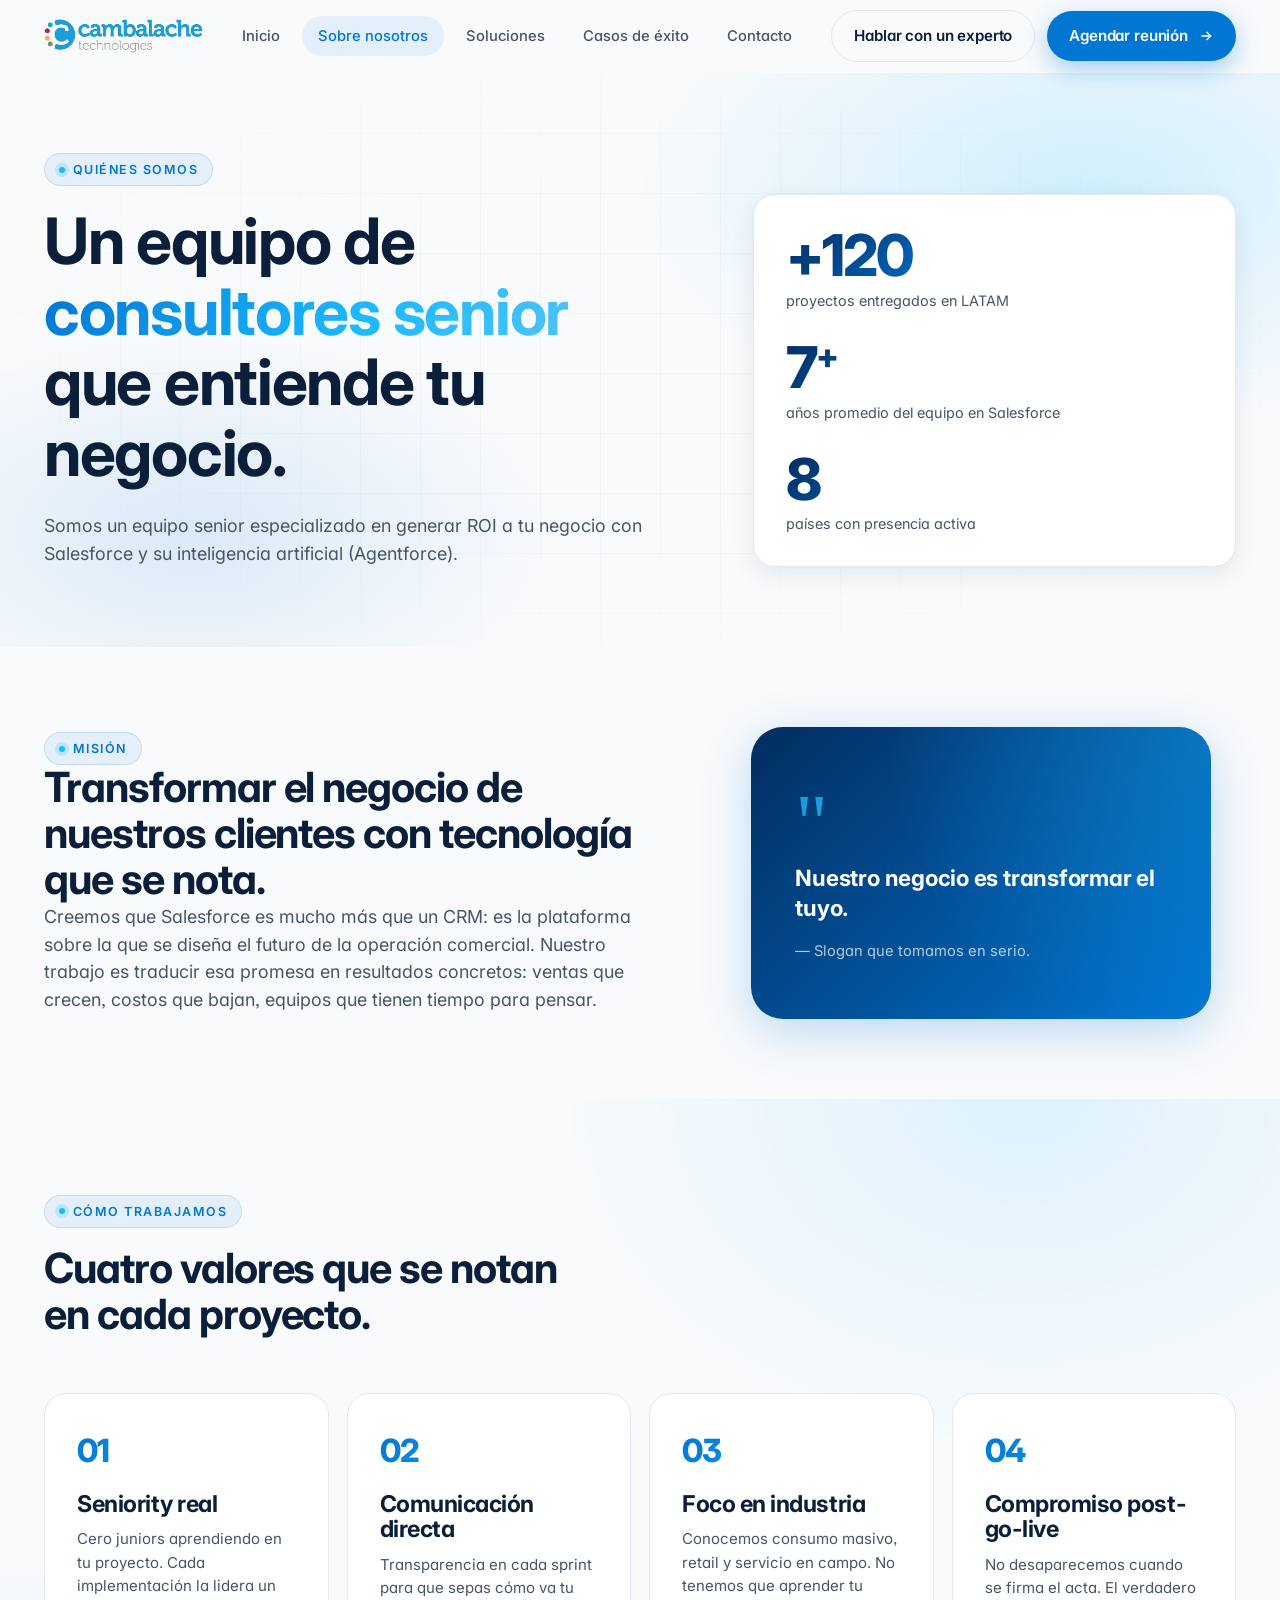
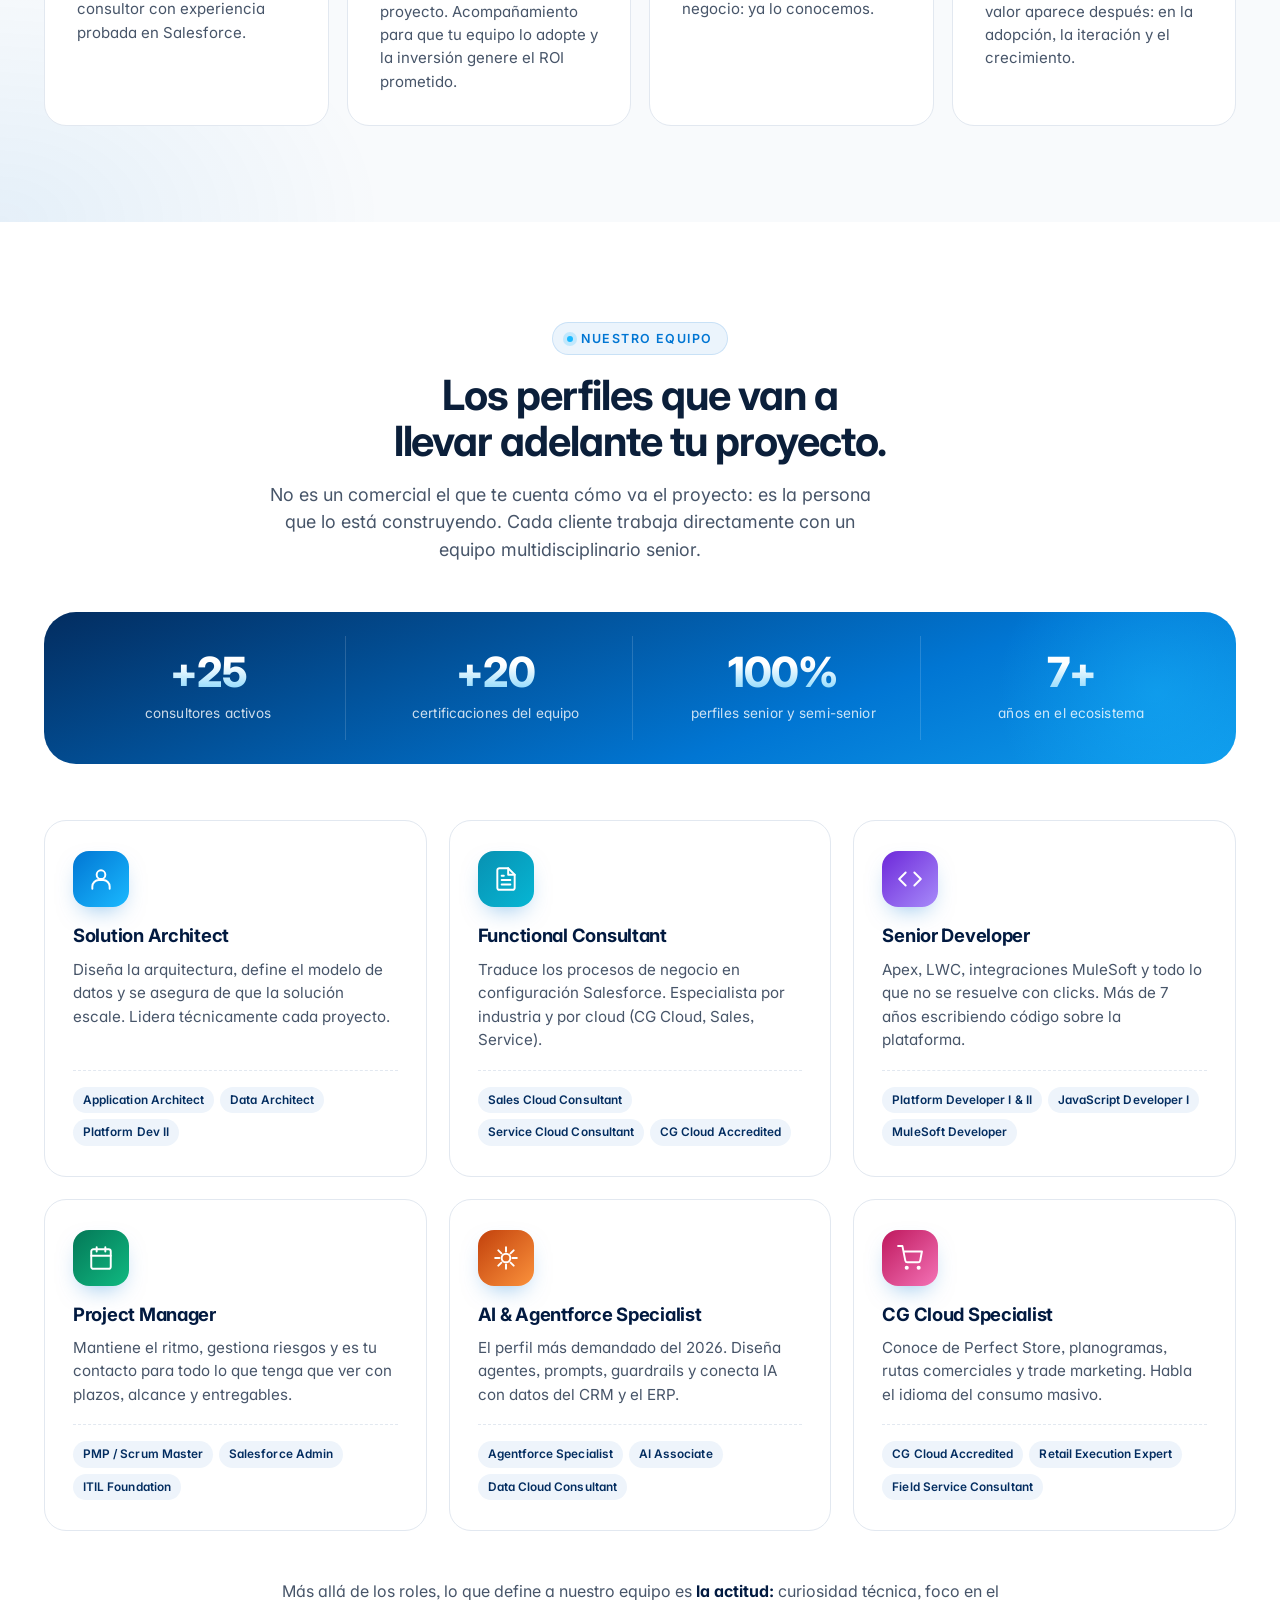
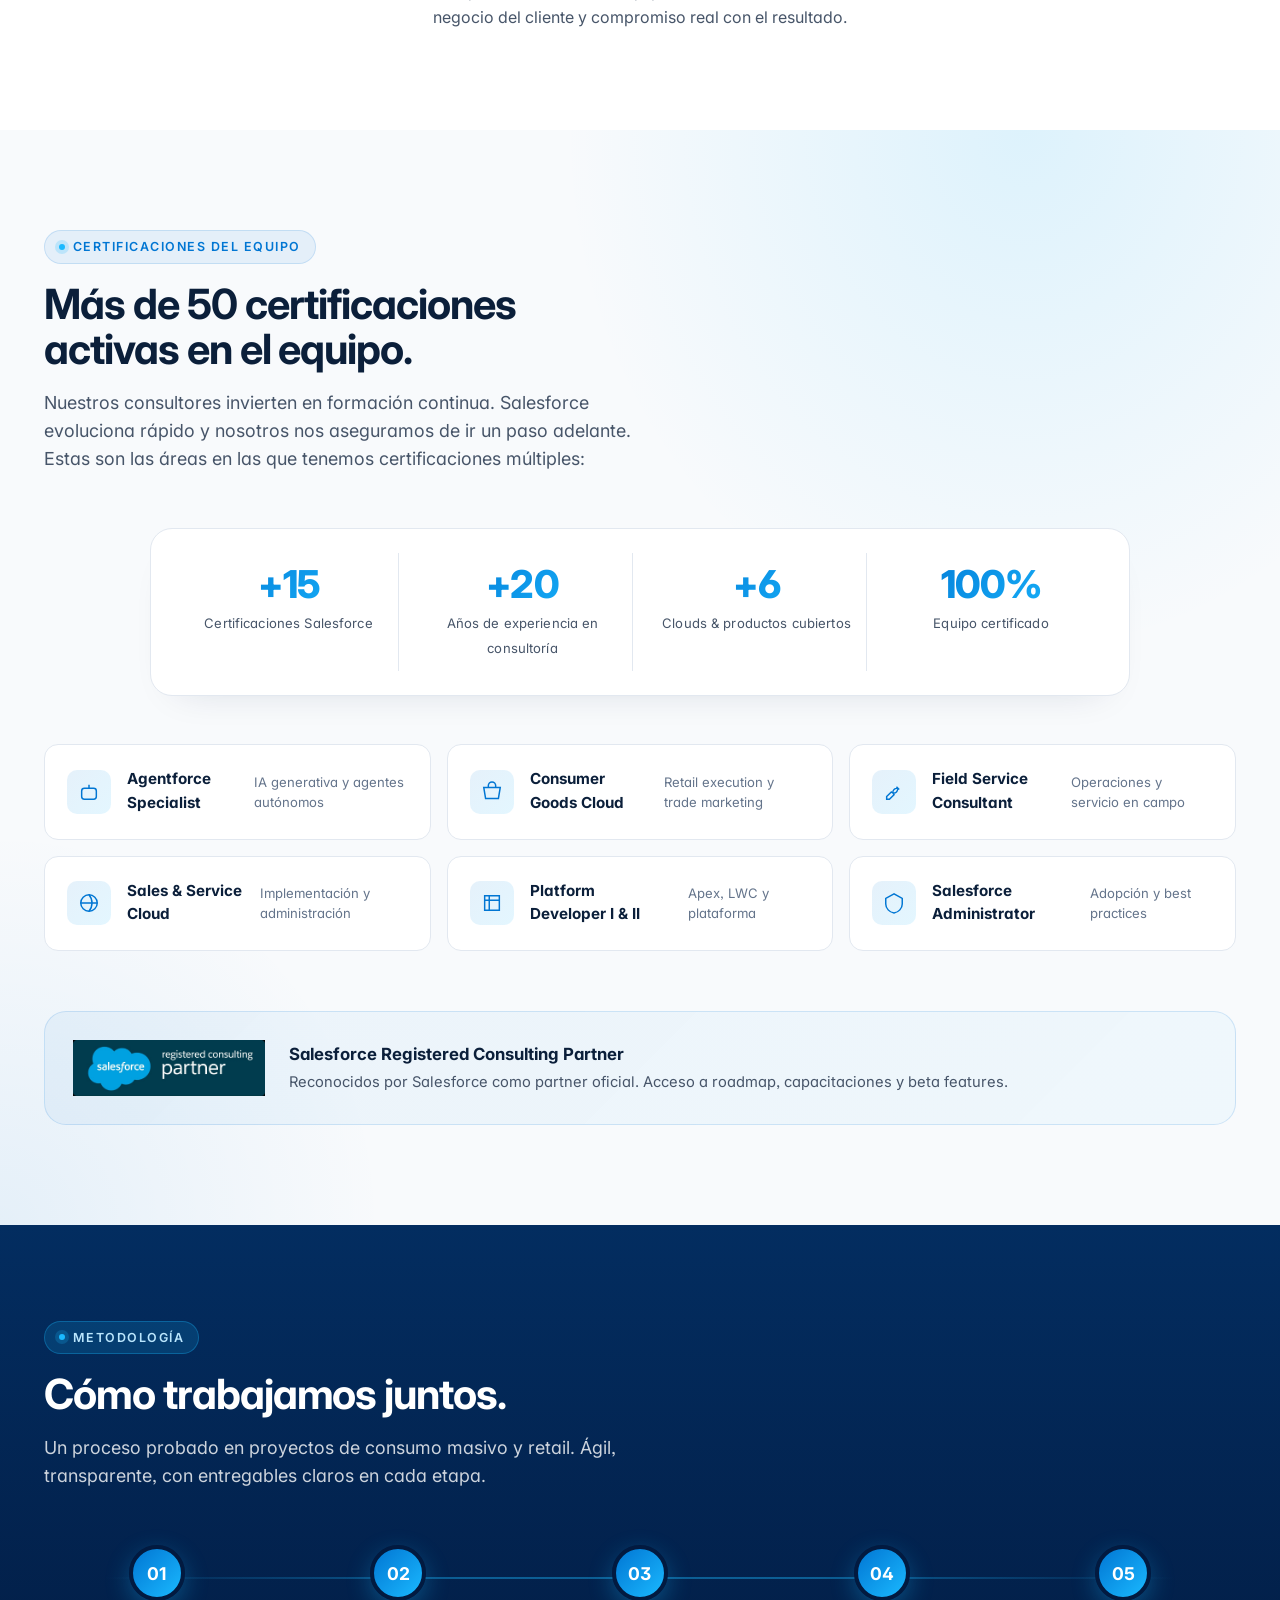
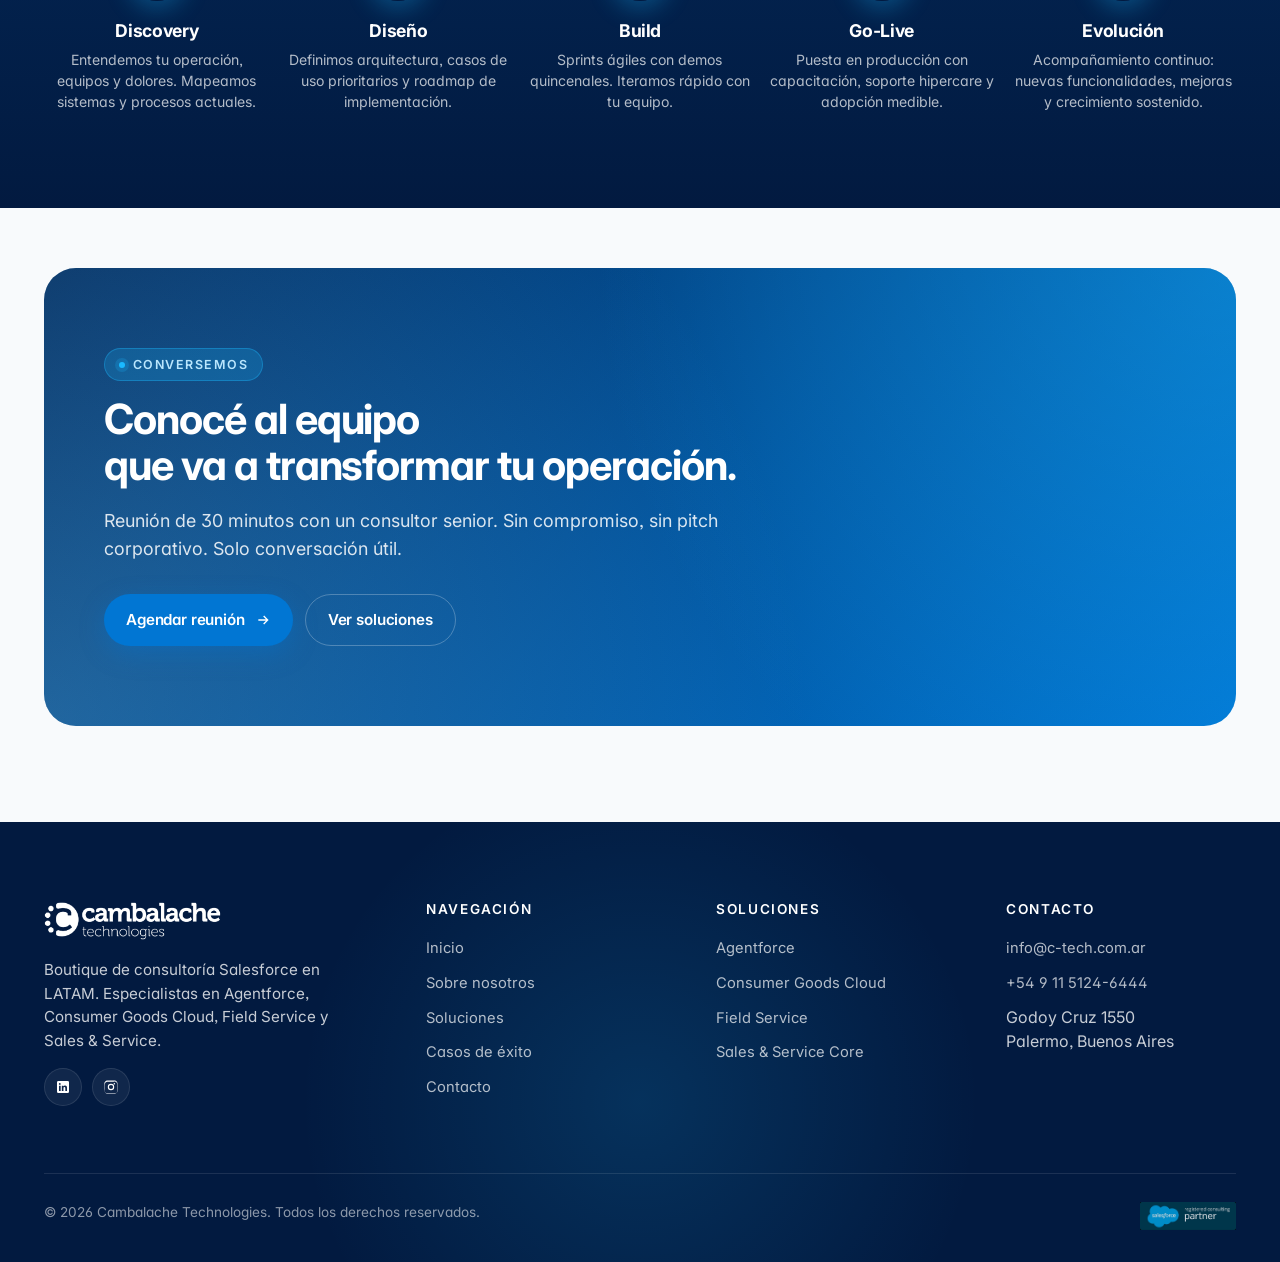
<file: sobre-nosotros.html>
<!DOCTYPE html>
<html lang="es">
<head>
<meta charset="UTF-8" />
<meta name="viewport" content="width=device-width, initial-scale=1.0" />
<title>Sobre nosotros — Cambalache Technologies</title>
<meta name="description" content="Boutique de consultoría Salesforce con equipo senior, foco en LATAM y acompañamiento cercano. Conocé al equipo y nuestra propuesta de valor." />
<link rel="preconnect" href="https://fonts.googleapis.com">
<link rel="preconnect" href="https://fonts.gstatic.com" crossorigin>
<link href="https://fonts.googleapis.com/css2?family=Inter:wght@400;500;600;700;800&display=swap" rel="stylesheet">
<link rel="stylesheet" href="css/styles.css" />
<link rel="stylesheet" href="css/about.css" />
</head>
<body>

<header class="nav">
  <div class="container nav-inner">
    <a href="index.html" class="nav-logo">
      <img src="assets/logos/cambalache.png" alt="Cambalache Technologies" />
    </a>
    <nav>
      <ul class="nav-links">
        <li><a href="index.html">Inicio</a></li>
        <li><a href="sobre-nosotros.html">Sobre nosotros</a></li>
        <li><a href="soluciones.html">Soluciones</a></li>
        <li><a href="casos-de-exito.html">Casos de éxito</a></li>
        <li><a href="contacto.html">Contacto</a></li>
      </ul>
    </nav>
    <div class="nav-cta">
      <a href="contacto.html" class="btn btn-ghost">Hablar con un experto</a>
      <a href="https://calendar.app.google/abw3b6BQdnb6V6QV9" target="_blank" rel="noopener" class="btn btn-primary">
        Agendar reunión
        <svg viewBox="0 0 24 24" fill="none" stroke="currentColor" stroke-width="2"><path d="M5 12h14M13 6l6 6-6 6"/></svg>
      </a>
      <button class="nav-toggle" aria-label="Menú"><span></span></button>
    </div>
  </div>
</header>

<!-- HERO -->
<section class="hero about-hero">
  <div class="container hero-inner">
    <div class="about-hero-grid">
      <div>
        <span class="eyebrow reveal">Quiénes somos</span>
        <h1 class="reveal delay-1">
          Un equipo de<br/>
          <span class="gradient-text">consultores senior</span><br/>
          que entiende tu negocio.
        </h1>
        <p class="lede reveal delay-2">
          Somos un equipo senior especializado en generar ROI a tu negocio con Salesforce y su inteligencia artificial (Agentforce).
        </p>
      </div>
      <div class="about-hero-numbers reveal delay-3">
        <div class="big-num">
          <div class="big-num-value">+120</div>
          <div class="big-num-label">proyectos entregados en LATAM</div>
        </div>
        <div class="big-num">
          <div class="big-num-value">7<span>+</span></div>
          <div class="big-num-label">años promedio del equipo en Salesforce</div>
        </div>
        <div class="big-num">
          <div class="big-num-value">8</div>
          <div class="big-num-label">países con presencia activa</div>
        </div>
      </div>
    </div>
  </div>
</section>

<!-- MISSION -->
<section class="mission">
  <div class="container">
    <div class="grid-2">
      <div class="reveal">
        <span class="eyebrow">Misión</span>
        <h2>Transformar el negocio de nuestros clientes con tecnología que se nota.</h2>
        <p class="lede">Creemos que Salesforce es mucho más que un CRM: es la plataforma sobre la que se diseña el futuro de la operación comercial. Nuestro trabajo es traducir esa promesa en resultados concretos: ventas que crecen, costos que bajan, equipos que tienen tiempo para pensar.</p>
      </div>
      <div class="mission-visual reveal delay-2">
        <div class="mission-card">
          <div class="mission-card-quote">"</div>
          <p>Nuestro negocio es transformar el tuyo.</p>
          <span>— Slogan que tomamos en serio.</span>
        </div>
      </div>
    </div>
  </div>
</section>

<!-- VALORES -->
<section class="valores bg-mesh">
  <div class="container">
    <div class="section-head reveal">
      <span class="eyebrow">Cómo trabajamos</span>
      <h2>Cuatro valores que se notan<br/>en cada proyecto.</h2>
    </div>

    <div class="valores-grid">
      <div class="valor-card reveal delay-1">
        <div class="valor-num">01</div>
        <h3>Seniority real</h3>
        <p>Cero juniors aprendiendo en tu proyecto. Cada implementación la lidera un consultor con experiencia probada en Salesforce.</p>
      </div>
      <div class="valor-card reveal delay-2">
        <div class="valor-num">02</div>
        <h3>Comunicación directa</h3>
        <p>Transparencia en cada sprint para que sepas cómo va tu proyecto. Acompañamiento para que tu equipo lo adopte y la inversión genere el ROI prometido.</p>
      </div>
      <div class="valor-card reveal delay-3">
        <div class="valor-num">03</div>
        <h3>Foco en industria</h3>
        <p>Conocemos consumo masivo, retail y servicio en campo. No tenemos que aprender tu negocio: ya lo conocemos.</p>
      </div>
      <div class="valor-card reveal delay-4">
        <div class="valor-num">04</div>
        <h3>Compromiso post-go-live</h3>
        <p>No desaparecemos cuando se firma el acta. El verdadero valor aparece después: en la adopción, la iteración y el crecimiento.</p>
      </div>
    </div>
  </div>
</section>

<!-- EQUIPO -->
<section class="equipo">
  <div class="container">
    <div class="section-head reveal">
      <span class="eyebrow">Nuestro equipo</span>
      <h2>Los perfiles que van a<br/>llevar adelante tu proyecto.</h2>
      <p class="lede">No es un comercial el que te cuenta cómo va el proyecto: es la persona que lo está construyendo. Cada cliente trabaja directamente con un equipo multidisciplinario senior.</p>
    </div>

    <!-- Team stats banner -->
    <div class="equipo-stats reveal delay-1">
      <div class="equipo-stat">
        <strong>+25</strong>
        <span>consultores activos</span>
      </div>
      <div class="equipo-stat">
        <strong>+20</strong>
        <span>certificaciones del equipo</span>
      </div>
      <div class="equipo-stat">
        <strong>100%</strong>
        <span>perfiles senior y semi-senior</span>
      </div>
      <div class="equipo-stat">
        <strong>7+</strong>
        <span>años en el ecosistema</span>
      </div>
    </div>

    <!-- Profile cards -->
    <div class="equipo-grid">
      <div class="equipo-card reveal delay-1">
        <div class="equipo-avatar" data-color="blue">
          <svg viewBox="0 0 24 24" fill="none" stroke="currentColor" stroke-width="1.8" stroke-linecap="round" stroke-linejoin="round">
            <circle cx="12" cy="8" r="4"/>
            <path d="M4 21v-2a6 6 0 0 1 6-6h4a6 6 0 0 1 6 6v2"/>
          </svg>
        </div>
        <h3>Solution Architect</h3>
        <p>Diseña la arquitectura, define el modelo de datos y se asegura de que la solución escale. Lidera técnicamente cada proyecto.</p>
        <div class="equipo-card-certs">
          <span>Application Architect</span>
          <span>Data Architect</span>
          <span>Platform Dev II</span>
        </div>
      </div>

      <div class="equipo-card reveal delay-2">
        <div class="equipo-avatar" data-color="cyan">
          <svg viewBox="0 0 24 24" fill="none" stroke="currentColor" stroke-width="1.8" stroke-linecap="round" stroke-linejoin="round">
            <path d="M14 2H6a2 2 0 0 0-2 2v16a2 2 0 0 0 2 2h12a2 2 0 0 0 2-2V8z"/>
            <path d="M14 2v6h6M16 13H8M16 17H8M10 9H8"/>
          </svg>
        </div>
        <h3>Functional Consultant</h3>
        <p>Traduce los procesos de negocio en configuración Salesforce. Especialista por industria y por cloud (CG Cloud, Sales, Service).</p>
        <div class="equipo-card-certs">
          <span>Sales Cloud Consultant</span>
          <span>Service Cloud Consultant</span>
          <span>CG Cloud Accredited</span>
        </div>
      </div>

      <div class="equipo-card reveal delay-3">
        <div class="equipo-avatar" data-color="purple">
          <svg viewBox="0 0 24 24" fill="none" stroke="currentColor" stroke-width="1.8" stroke-linecap="round" stroke-linejoin="round">
            <polyline points="16 18 22 12 16 6"/>
            <polyline points="8 6 2 12 8 18"/>
          </svg>
        </div>
        <h3>Senior Developer</h3>
        <p>Apex, LWC, integraciones MuleSoft y todo lo que no se resuelve con clicks. Más de 7 años escribiendo código sobre la plataforma.</p>
        <div class="equipo-card-certs">
          <span>Platform Developer I &amp; II</span>
          <span>JavaScript Developer I</span>
          <span>MuleSoft Developer</span>
        </div>
      </div>

      <div class="equipo-card reveal delay-1">
        <div class="equipo-avatar" data-color="green">
          <svg viewBox="0 0 24 24" fill="none" stroke="currentColor" stroke-width="1.8" stroke-linecap="round" stroke-linejoin="round">
            <rect x="3" y="4" width="18" height="18" rx="2"/>
            <path d="M16 2v4M8 2v4M3 10h18"/>
          </svg>
        </div>
        <h3>Project Manager</h3>
        <p>Mantiene el ritmo, gestiona riesgos y es tu contacto para todo lo que tenga que ver con plazos, alcance y entregables.</p>
        <div class="equipo-card-certs">
          <span>PMP / Scrum Master</span>
          <span>Salesforce Admin</span>
          <span>ITIL Foundation</span>
        </div>
      </div>

      <div class="equipo-card reveal delay-2">
        <div class="equipo-avatar" data-color="orange">
          <svg viewBox="0 0 24 24" fill="none" stroke="currentColor" stroke-width="1.8" stroke-linecap="round" stroke-linejoin="round">
            <path d="M12 2v4M12 18v4M4.93 4.93l2.83 2.83M16.24 16.24l2.83 2.83M2 12h4M18 12h4M4.93 19.07l2.83-2.83M16.24 7.76l2.83-2.83"/>
            <circle cx="12" cy="12" r="4"/>
          </svg>
        </div>
        <h3>AI &amp; Agentforce Specialist</h3>
        <p>El perfil más demandado del 2026. Diseña agentes, prompts, guardrails y conecta IA con datos del CRM y el ERP.</p>
        <div class="equipo-card-certs">
          <span>Agentforce Specialist</span>
          <span>AI Associate</span>
          <span>Data Cloud Consultant</span>
        </div>
      </div>

      <div class="equipo-card reveal delay-3">
        <div class="equipo-avatar" data-color="pink">
          <svg viewBox="0 0 24 24" fill="none" stroke="currentColor" stroke-width="1.8" stroke-linecap="round" stroke-linejoin="round">
            <circle cx="9" cy="21" r="1"/>
            <circle cx="20" cy="21" r="1"/>
            <path d="M1 1h4l2.68 13.39a2 2 0 0 0 2 1.61h9.72a2 2 0 0 0 2-1.61L23 6H6"/>
          </svg>
        </div>
        <h3>CG Cloud Specialist</h3>
        <p>Conoce de Perfect Store, planogramas, rutas comerciales y trade marketing. Habla el idioma del consumo masivo.</p>
        <div class="equipo-card-certs">
          <span>CG Cloud Accredited</span>
          <span>Retail Execution Expert</span>
          <span>Field Service Consultant</span>
        </div>
      </div>
    </div>

    <p class="equipo-foot reveal">
      Más allá de los roles, lo que define a nuestro equipo es <strong>la actitud:</strong> curiosidad técnica, foco en el negocio del cliente y compromiso real con el resultado.
    </p>
  </div>
</section>

<!-- CERTIFICACIONES / EXPERTISE -->
<section class="expertise bg-mesh">
  <div class="container">
    <div class="section-head reveal">
      <span class="eyebrow">Certificaciones del equipo</span>
      <h2>Más de 50 certificaciones<br/>activas en el equipo.</h2>
      <p class="lede">Nuestros consultores invierten en formación continua. Salesforce evoluciona rápido y nosotros nos aseguramos de ir un paso adelante. Estas son las áreas en las que tenemos certificaciones múltiples:</p>
    </div>

    <!-- Cert counter row -->
    <div class="expertise-counters reveal delay-1">
      <div class="expertise-counter">
        <strong>+15</strong>
        <span>Certificaciones Salesforce</span>
      </div>
      <div class="expertise-counter">
        <strong>+20</strong>
        <span>Años de experiencia en consultoría</span>
      </div>
      <div class="expertise-counter">
        <strong>+6</strong>
        <span>Clouds &amp; productos cubiertos</span>
      </div>
      <div class="expertise-counter">
        <strong>100%</strong>
        <span>Equipo certificado</span>
      </div>
    </div>

    <div class="cert-grid">
      <div class="cert-card reveal delay-1">
        <div class="cert-icon">
          <svg viewBox="0 0 24 24" fill="none" stroke="currentColor" stroke-width="1.6"><rect x="4" y="8" width="16" height="12" rx="3"/><path d="M12 8V4M8 12h.01M16 12h.01"/></svg>
        </div>
        <strong>Agentforce Specialist</strong>
        <span>IA generativa y agentes autónomos</span>
      </div>
      <div class="cert-card reveal delay-2">
        <div class="cert-icon">
          <svg viewBox="0 0 24 24" fill="none" stroke="currentColor" stroke-width="1.6"><path d="M3 7h18l-2 12H5L3 7zM8 7V5a4 4 0 0 1 8 0v2"/></svg>
        </div>
        <strong>Consumer Goods Cloud</strong>
        <span>Retail execution y trade marketing</span>
      </div>
      <div class="cert-card reveal delay-3">
        <div class="cert-icon">
          <svg viewBox="0 0 24 24" fill="none" stroke="currentColor" stroke-width="1.6"><path d="M14.7 6.3a4 4 0 1 1-5.66 5.66L4 17v3h3l5.04-5.04A4 4 0 0 1 17.7 9.3l-3-3z"/></svg>
        </div>
        <strong>Field Service Consultant</strong>
        <span>Operaciones y servicio en campo</span>
      </div>
      <div class="cert-card reveal delay-4">
        <div class="cert-icon">
          <svg viewBox="0 0 24 24" fill="none" stroke="currentColor" stroke-width="1.6"><circle cx="12" cy="12" r="9"/><path d="M3 12h18M12 3a14 14 0 0 1 0 18"/></svg>
        </div>
        <strong>Sales &amp; Service Cloud</strong>
        <span>Implementación y administración</span>
      </div>
      <div class="cert-card reveal delay-5">
        <div class="cert-icon">
          <svg viewBox="0 0 24 24" fill="none" stroke="currentColor" stroke-width="1.6"><path d="M4 4h16v16H4z"/><path d="M4 9h16M9 4v16"/></svg>
        </div>
        <strong>Platform Developer I &amp; II</strong>
        <span>Apex, LWC y plataforma</span>
      </div>
      <div class="cert-card reveal delay-5">
        <div class="cert-icon">
          <svg viewBox="0 0 24 24" fill="none" stroke="currentColor" stroke-width="1.6"><path d="M12 2L3 7v6c0 5 4 9 9 10 5-1 9-5 9-10V7l-9-5z"/></svg>
        </div>
        <strong>Salesforce Administrator</strong>
        <span>Adopción y best practices</span>
      </div>
    </div>

    <div class="partner-badge-row reveal">
      <img src="assets/logos/sf-partner.png" alt="Salesforce Registered Consulting Partner" />
      <div>
        <strong>Salesforce Registered Consulting Partner</strong>
        <p>Reconocidos por Salesforce como partner oficial. Acceso a roadmap, capacitaciones y beta features.</p>
      </div>
    </div>
  </div>
</section>

<!-- METODOLOGÍA -->
<section class="metodologia bg-dark">
  <div class="container">
    <div class="section-head reveal">
      <span class="eyebrow">Metodología</span>
      <h2>Cómo trabajamos juntos.</h2>
      <p class="lede" style="color: rgba(255,255,255,.8);">Un proceso probado en proyectos de consumo masivo y retail. Ágil, transparente, con entregables claros en cada etapa.</p>
    </div>

    <div class="metodo-timeline">
      <div class="metodo-step reveal delay-1">
        <div class="metodo-num">01</div>
        <h3>Discovery</h3>
        <p>Entendemos tu operación, equipos y dolores. Mapeamos sistemas y procesos actuales.</p>
      </div>
      <div class="metodo-step reveal delay-2">
        <div class="metodo-num">02</div>
        <h3>Diseño</h3>
        <p>Definimos arquitectura, casos de uso prioritarios y roadmap de implementación.</p>
      </div>
      <div class="metodo-step reveal delay-3">
        <div class="metodo-num">03</div>
        <h3>Build</h3>
        <p>Sprints ágiles con demos quincenales. Iteramos rápido con tu equipo.</p>
      </div>
      <div class="metodo-step reveal delay-4">
        <div class="metodo-num">04</div>
        <h3>Go-Live</h3>
        <p>Puesta en producción con capacitación, soporte hipercare y adopción medible.</p>
      </div>
      <div class="metodo-step reveal delay-5">
        <div class="metodo-num">05</div>
        <h3>Evolución</h3>
        <p>Acompañamiento continuo: nuevas funcionalidades, mejoras y crecimiento sostenido.</p>
      </div>
    </div>
  </div>
</section>

<!-- CTA -->
<section class="cta-final">
  <div class="container">
    <div class="cta-card reveal">
      <div class="cta-card-bg"></div>
      <div class="cta-card-content">
        <span class="eyebrow">Conversemos</span>
        <h2>Conocé al equipo<br/>que va a transformar tu operación.</h2>
        <p class="lede">Reunión de 30 minutos con un consultor senior. Sin compromiso, sin pitch corporativo. Solo conversación útil.</p>
        <div class="hero-actions">
          <a href="https://calendar.app.google/abw3b6BQdnb6V6QV9" target="_blank" rel="noopener" class="btn btn-primary">
            Agendar reunión
            <svg viewBox="0 0 24 24" fill="none" stroke="currentColor" stroke-width="2"><path d="M5 12h14M13 6l6 6-6 6"/></svg>
          </a>
          <a href="soluciones.html" class="btn btn-ghost">Ver soluciones</a>
        </div>
      </div>
    </div>
  </div>
</section>

<!-- FOOTER -->
<footer class="footer">
  <div class="container">
    <div class="footer-grid">
      <div class="footer-brand">
        <img src="assets/logos/cambalache.png" alt="Cambalache Technologies" />
        <p>Boutique de consultoría Salesforce en LATAM. Especialistas en Agentforce, Consumer Goods Cloud, Field Service y Sales &amp; Service.</p>
        <div class="footer-social">
          <a href="https://www.linkedin.com/company/cambalachetechnologies/" target="_blank" rel="noopener" aria-label="LinkedIn">
            <svg viewBox="0 0 24 24"><path d="M19 3H5a2 2 0 0 0-2 2v14a2 2 0 0 0 2 2h14a2 2 0 0 0 2-2V5a2 2 0 0 0-2-2zM8.5 18H6V10h2.5v8zM7.2 8.8a1.4 1.4 0 1 1 0-2.8 1.4 1.4 0 0 1 0 2.8zM18 18h-2.5v-3.9c0-.93-.02-2.13-1.3-2.13-1.3 0-1.5 1.02-1.5 2.06V18H10.2V10h2.4v1.1h.03a2.63 2.63 0 0 1 2.37-1.3c2.54 0 3 1.67 3 3.84V18z"/></svg>
          </a>
          <a href="https://www.instagram.com/cambalachetechnologies/" target="_blank" rel="noopener" aria-label="Instagram">
            <svg viewBox="0 0 24 24"><path d="M12 2.2c3.2 0 3.6 0 4.8.07 1.2.05 1.8.25 2.2.4.6.2 1 .5 1.4 1 .5.4.8.8 1 1.4.15.4.35 1 .4 2.2C21.93 8.4 22 8.8 22 12s0 3.6-.07 4.8c-.05 1.2-.25 1.8-.4 2.2-.2.6-.5 1-1 1.4-.4.5-.8.8-1.4 1-.4.15-1 .35-2.2.4-1.2.07-1.6.07-4.8.07s-3.6 0-4.8-.07c-1.2-.05-1.8-.25-2.2-.4-.6-.2-1-.5-1.4-1-.5-.4-.8-.8-1-1.4-.15-.4-.35-1-.4-2.2C2.07 15.6 2 15.2 2 12s0-3.6.07-4.8c.05-1.2.25-1.8.4-2.2.2-.6.5-1 1-1.4.4-.5.8-.8 1.4-1 .4-.15 1-.35 2.2-.4C8.4 2.2 8.8 2.2 12 2.2zm0 1.8c-3.15 0-3.5 0-4.7.07-1.1.05-1.7.25-2.1.4-.5.2-.9.45-1.3.85-.4.4-.65.8-.85 1.3-.15.4-.35 1-.4 2.1C2.6 9.5 2.6 9.85 2.6 13s0 3.5.07 4.7c.05 1.1.25 1.7.4 2.1.2.5.45.9.85 1.3.4.4.8.65 1.3.85.4.15 1 .35 2.1.4 1.2.07 1.55.07 4.7.07s3.5 0 4.7-.07c1.1-.05 1.7-.25 2.1-.4.5-.2.9-.45 1.3-.85.4-.4.65-.8.85-1.3.15-.4.35-1 .4-2.1.07-1.2.07-1.55.07-4.7s0-3.5-.07-4.7c-.05-1.1-.25-1.7-.4-2.1-.2-.5-.45-.9-.85-1.3-.4-.4-.8-.65-1.3-.85-.4-.15-1-.35-2.1-.4C15.5 4 15.15 4 12 4zm0 3.2A4.8 4.8 0 1 1 7.2 12 4.8 4.8 0 0 1 12 7.2zm0 7.92A3.12 3.12 0 1 0 8.88 12 3.12 3.12 0 0 0 12 15.12zm6.12-8.04a1.12 1.12 0 1 1-1.12-1.12 1.12 1.12 0 0 1 1.12 1.12z"/></svg>
          </a>
        </div>
      </div>
      <div>
        <h4>Navegación</h4>
        <ul>
          <li><a href="index.html">Inicio</a></li>
          <li><a href="sobre-nosotros.html">Sobre nosotros</a></li>
          <li><a href="soluciones.html">Soluciones</a></li>
          <li><a href="casos-de-exito.html">Casos de éxito</a></li>
          <li><a href="contacto.html">Contacto</a></li>
        </ul>
      </div>
      <div>
        <h4>Soluciones</h4>
        <ul>
          <li><a href="soluciones.html#agentforce">Agentforce</a></li>
          <li><a href="soluciones.html#cg-cloud">Consumer Goods Cloud</a></li>
          <li><a href="soluciones.html#field-service">Field Service</a></li>
          <li><a href="soluciones.html#core">Sales &amp; Service Core</a></li>
        </ul>
      </div>
      <div>
        <h4>Contacto</h4>
        <ul>
          <li><a href="mailto:info@c-tech.com.ar">info@c-tech.com.ar</a></li>
          <li><a href="tel:+5491151246444">+54 9 11 5124-6444</a></li>
          <li>Godoy Cruz 1550<br/>Palermo, Buenos Aires</li>
        </ul>
      </div>
    </div>
    <div class="footer-bottom">
      <span>© <span data-year></span> Cambalache Technologies. Todos los derechos reservados.</span>
      <img src="assets/logos/sf-partner.png" alt="Salesforce Registered Consulting Partner" />
    </div>
  </div>
</footer>

<script src="js/main.js"></script>
</body>
</html>
</file>
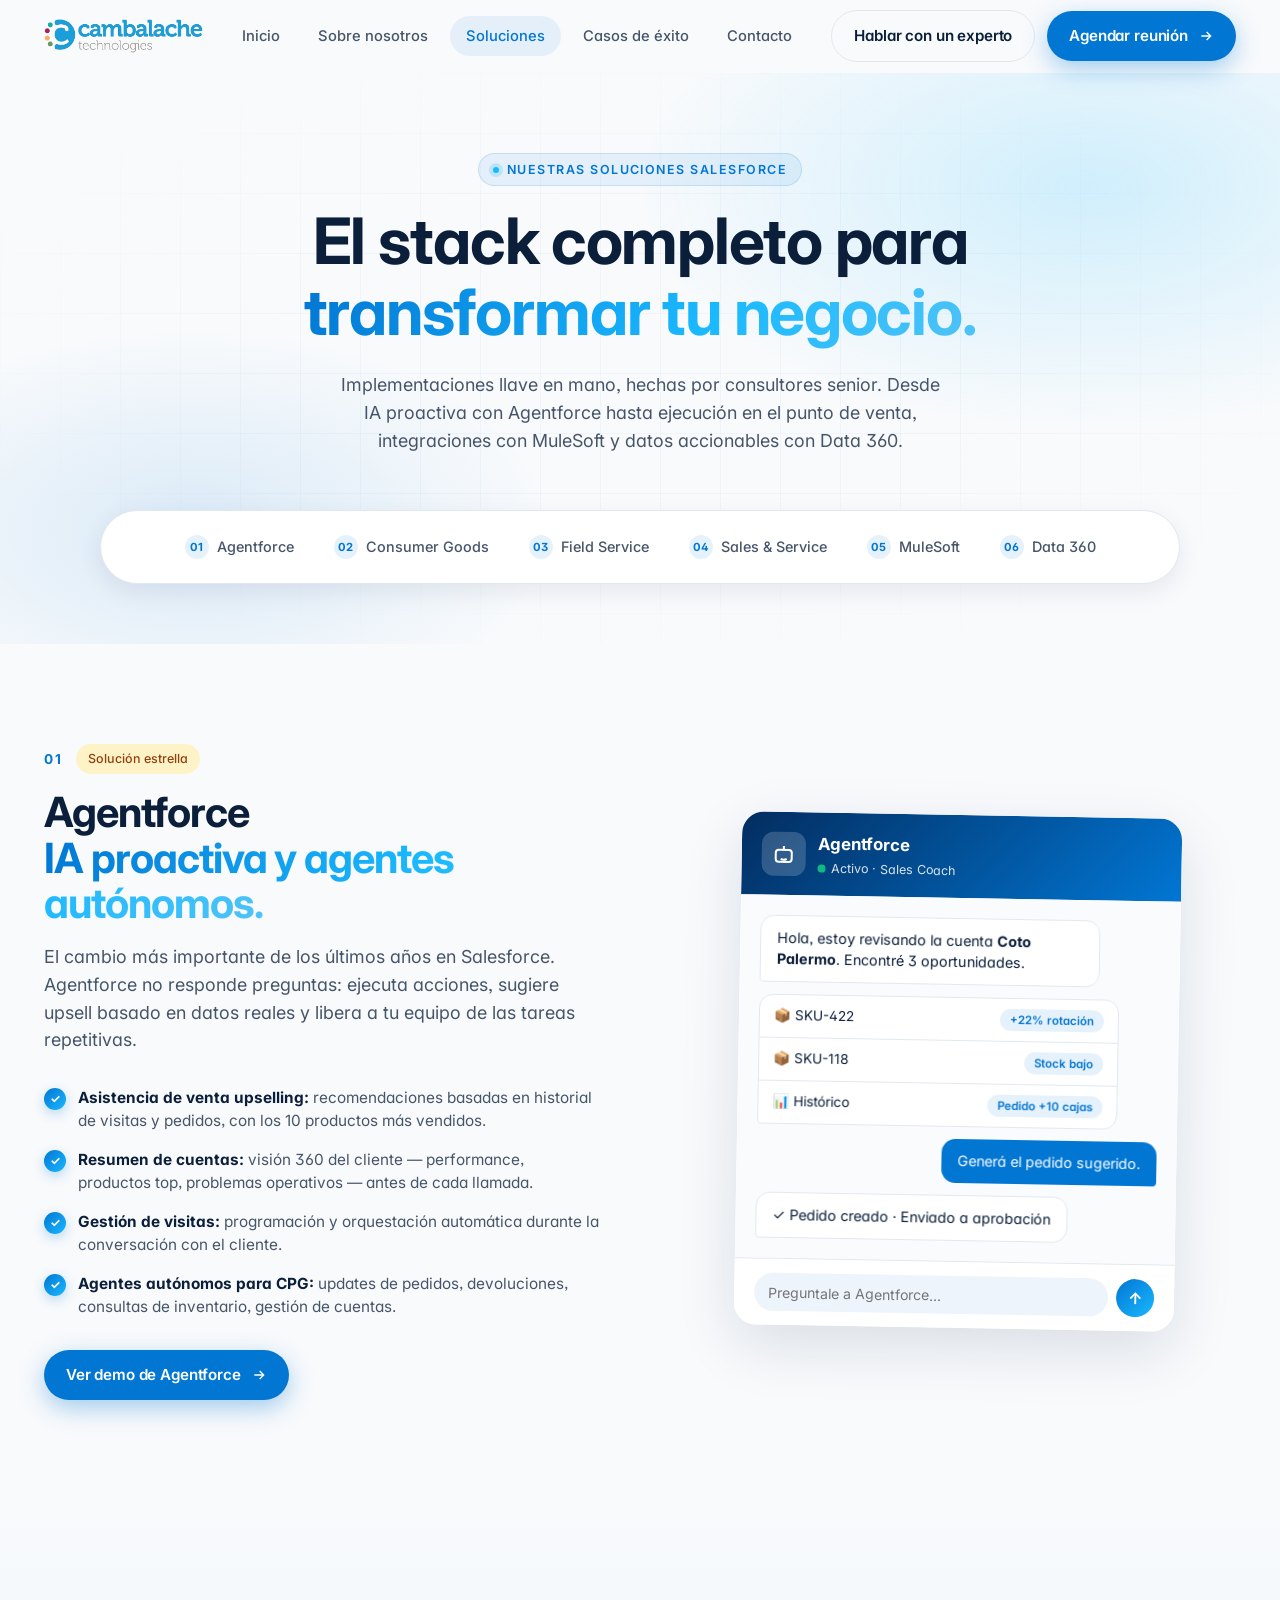
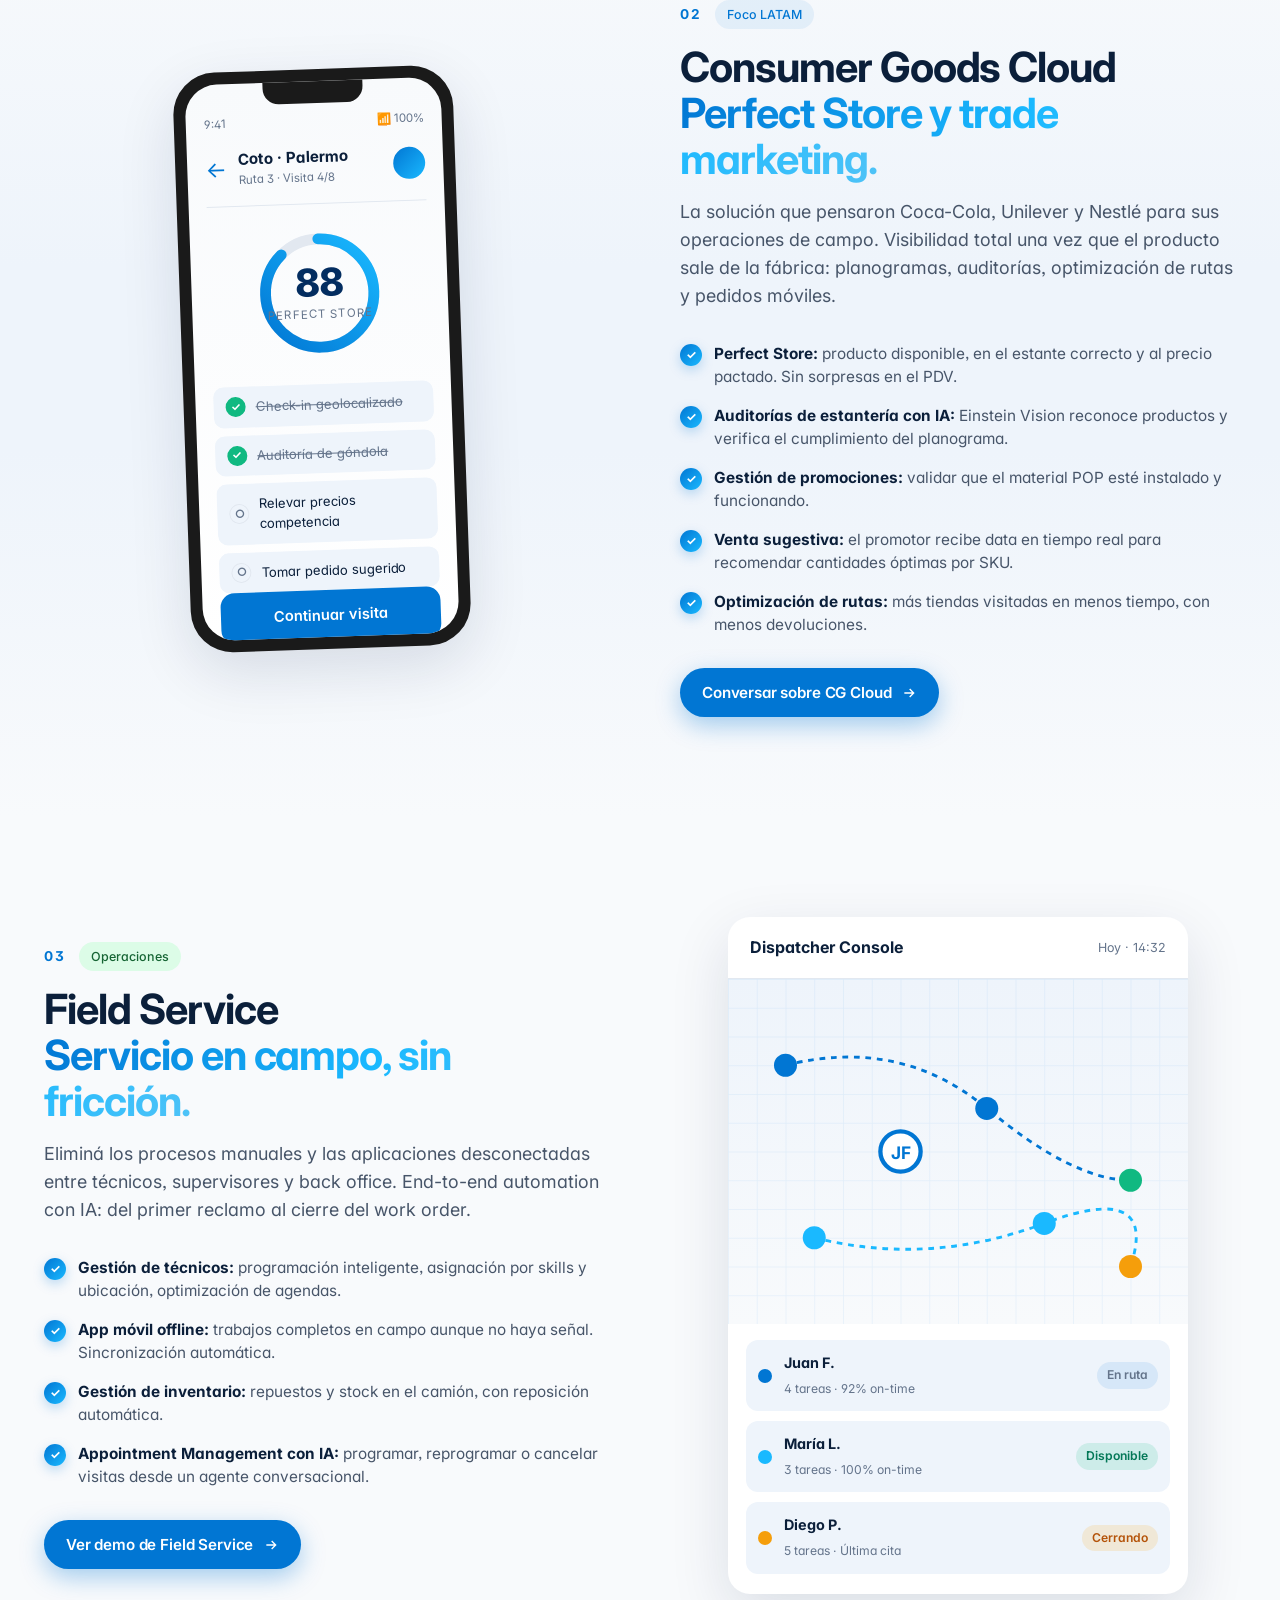
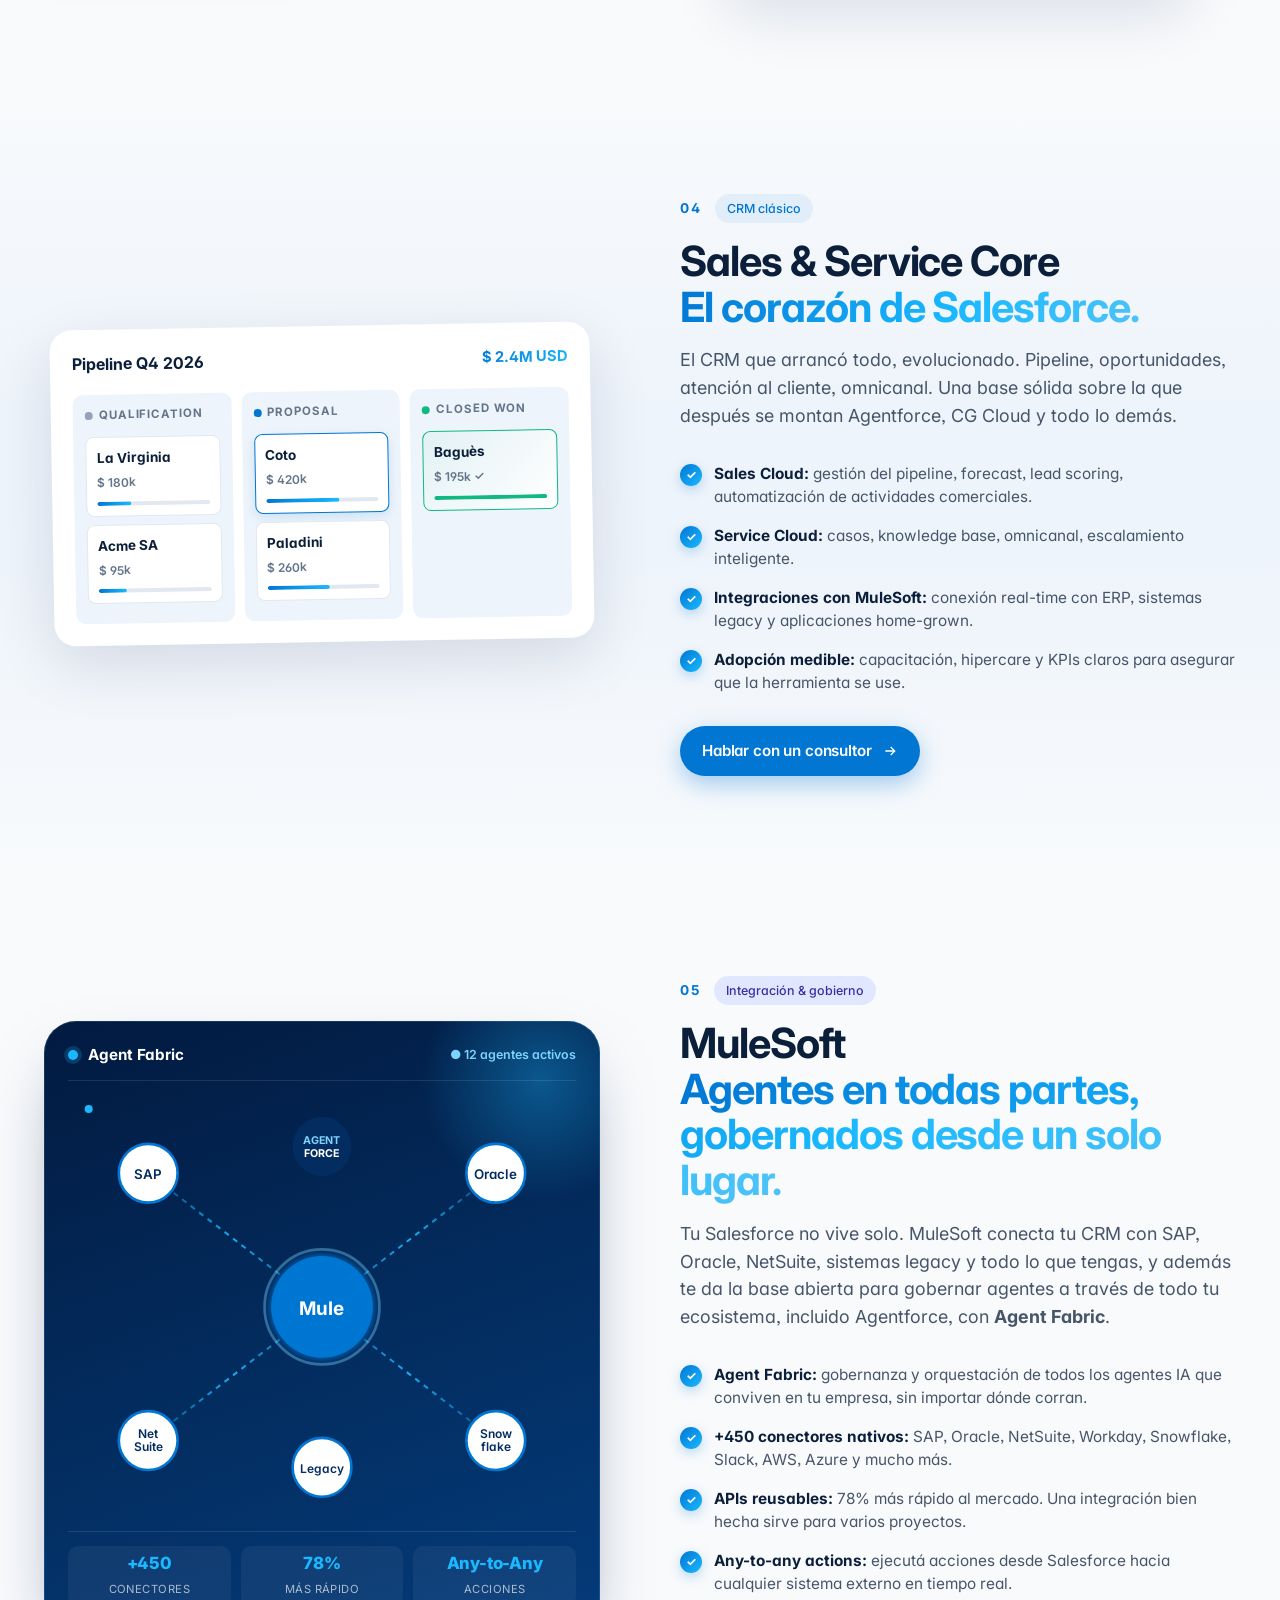
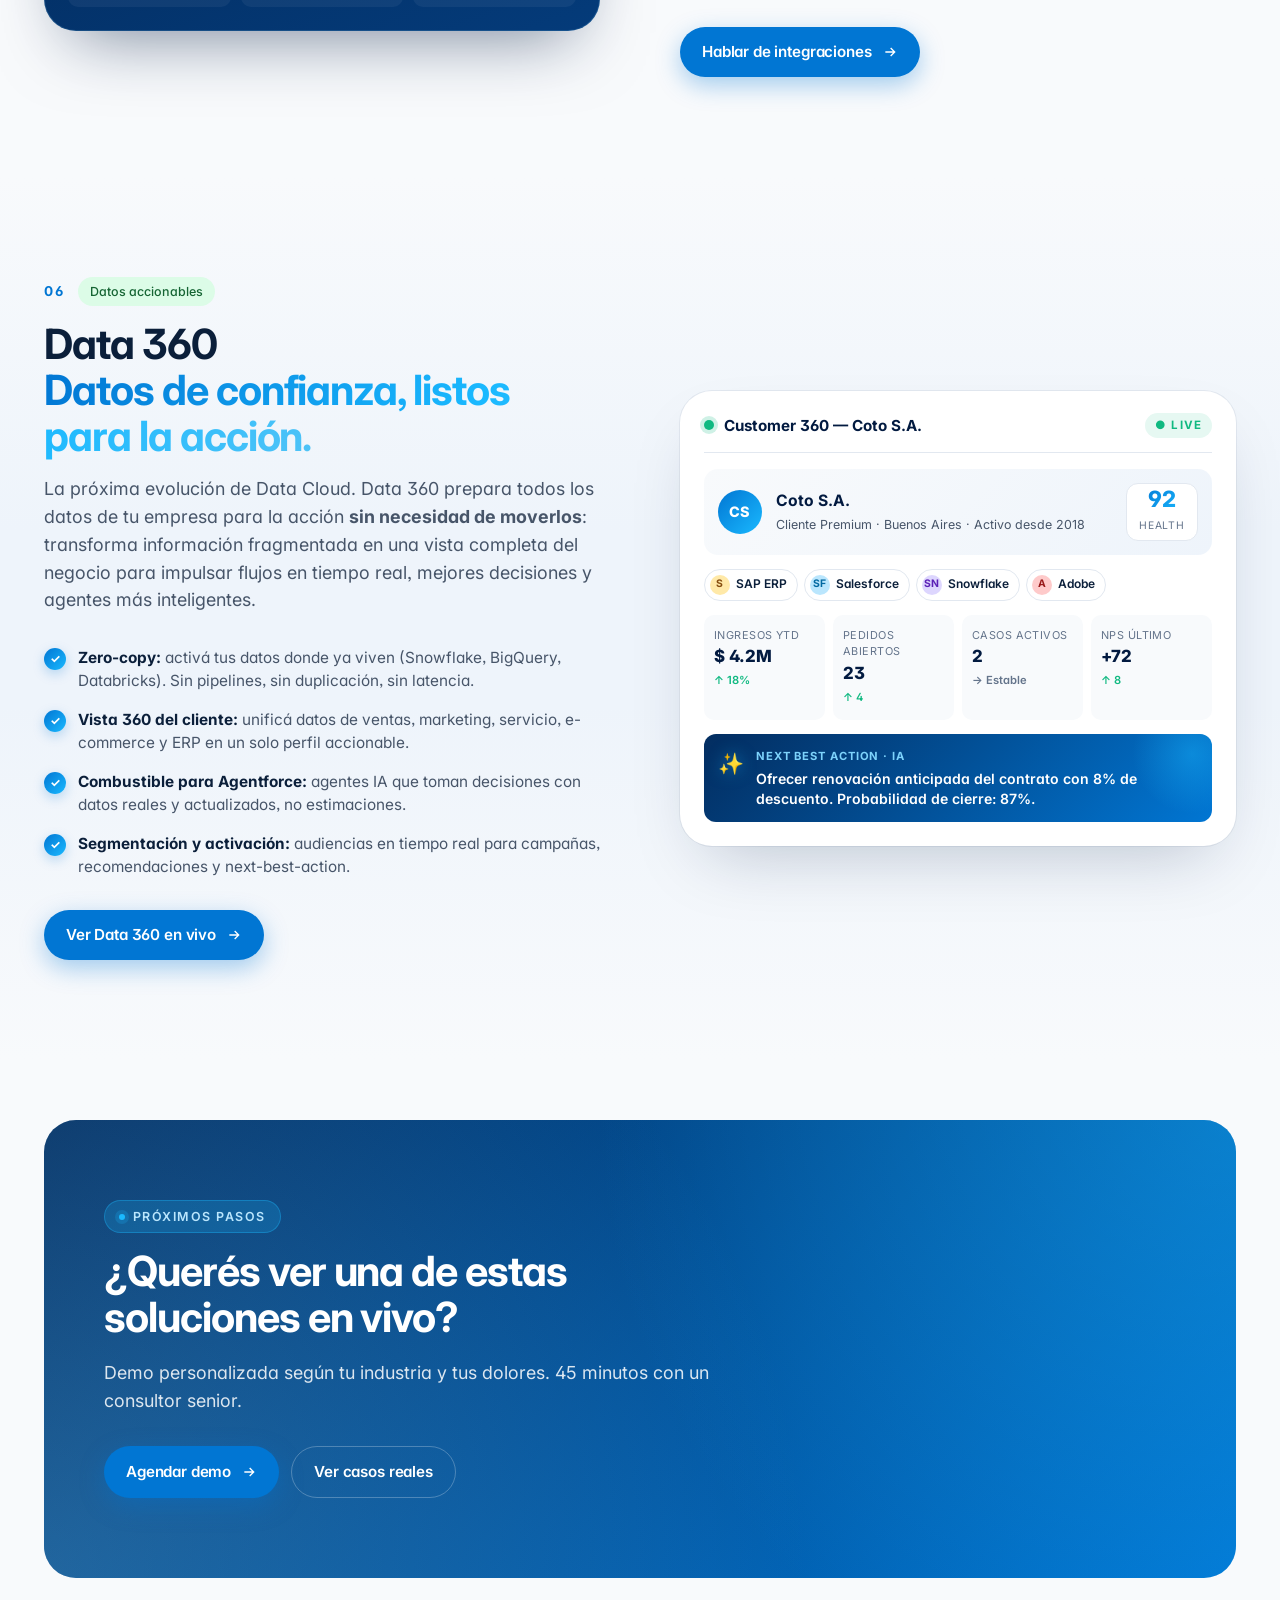
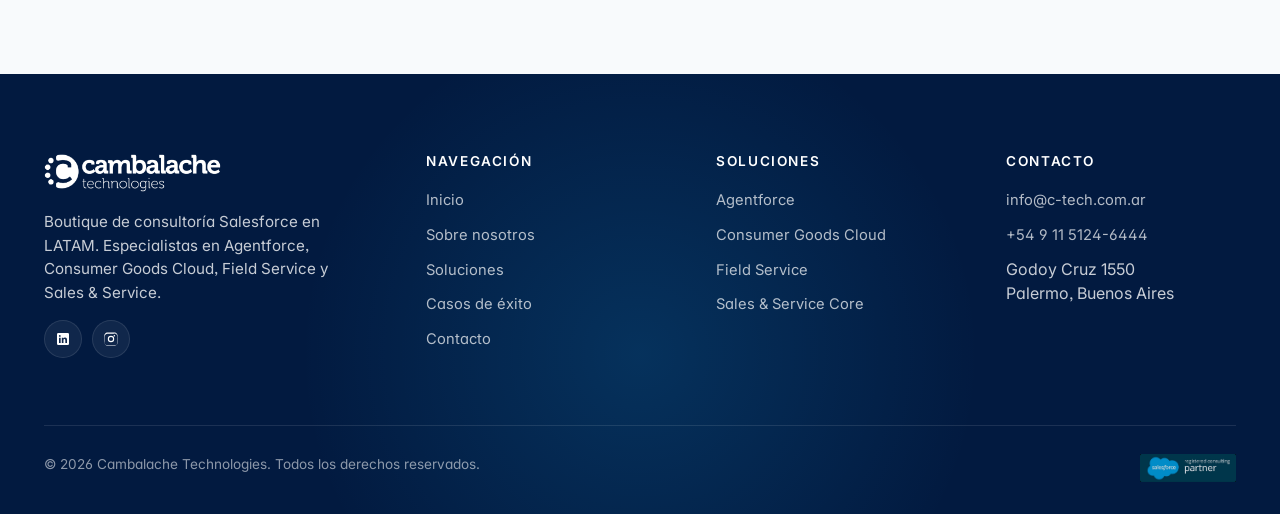
<file: soluciones.html>
<!DOCTYPE html>
<html lang="es">
<head>
<meta charset="UTF-8" />
<meta name="viewport" content="width=device-width, initial-scale=1.0" />
<title>Soluciones — Cambalache Technologies</title>
<meta name="description" content="Agentforce, Consumer Goods Cloud, Field Service y Sales & Service Core. Soluciones Salesforce implementadas por consultores senior." />
<link rel="preconnect" href="https://fonts.googleapis.com">
<link rel="preconnect" href="https://fonts.gstatic.com" crossorigin>
<link href="https://fonts.googleapis.com/css2?family=Inter:wght@400;500;600;700;800&display=swap" rel="stylesheet">
<link rel="stylesheet" href="css/styles.css" />
<link rel="stylesheet" href="css/solutions.css" />
</head>
<body>

<header class="nav">
  <div class="container nav-inner">
    <a href="index.html" class="nav-logo">
      <img src="assets/logos/cambalache.png" alt="Cambalache Technologies" />
    </a>
    <nav>
      <ul class="nav-links">
        <li><a href="index.html">Inicio</a></li>
        <li><a href="sobre-nosotros.html">Sobre nosotros</a></li>
        <li><a href="soluciones.html">Soluciones</a></li>
        <li><a href="casos-de-exito.html">Casos de éxito</a></li>
        <li><a href="contacto.html">Contacto</a></li>
      </ul>
    </nav>
    <div class="nav-cta">
      <a href="contacto.html" class="btn btn-ghost">Hablar con un experto</a>
      <a href="https://calendar.app.google/abw3b6BQdnb6V6QV9" target="_blank" rel="noopener" class="btn btn-primary">
        Agendar reunión
        <svg viewBox="0 0 24 24" fill="none" stroke="currentColor" stroke-width="2"><path d="M5 12h14M13 6l6 6-6 6"/></svg>
      </a>
      <button class="nav-toggle" aria-label="Menú"><span></span></button>
    </div>
  </div>
</header>

<!-- HERO -->
<section class="hero solutions-hero">
  <div class="container hero-inner">
    <div class="text-center mx-auto" style="max-width: 760px;">
      <span class="eyebrow reveal">Nuestras soluciones Salesforce</span>
      <h1 class="reveal delay-1">El stack completo para<br/><span class="gradient-text">transformar tu negocio.</span></h1>
      <p class="lede reveal delay-2 mx-auto">Implementaciones llave en mano, hechas por consultores senior. Desde IA proactiva con Agentforce hasta ejecución en el punto de venta, integraciones con MuleSoft y datos accionables con Data 360.</p>
    </div>

    <!-- Quick nav -->
    <div class="solutions-quicknav reveal delay-3">
      <a href="#agentforce"><span>01</span> Agentforce</a>
      <a href="#cg-cloud"><span>02</span> Consumer Goods</a>
      <a href="#field-service"><span>03</span> Field Service</a>
      <a href="#core"><span>04</span> Sales &amp; Service</a>
      <a href="#mulesoft"><span>05</span> MuleSoft</a>
      <a href="#data-360"><span>06</span> Data 360</a>
    </div>
  </div>
</section>

<!-- ============ AGENTFORCE ============ -->
<section id="agentforce" class="solution-block">
  <div class="container">
    <div class="solution-grid">
      <div class="solution-copy reveal">
        <div class="solution-marker">
          <span class="solution-num">01</span>
          <span class="tag" style="background:#FEF3C7;color:#92400E;">Solución estrella</span>
        </div>
        <h2>Agentforce<br/><span class="gradient-text">IA proactiva y agentes autónomos.</span></h2>
        <p class="lede">El cambio más importante de los últimos años en Salesforce. Agentforce no responde preguntas: ejecuta acciones, sugiere upsell basado en datos reales y libera a tu equipo de las tareas repetitivas.</p>

        <div class="solution-feats">
          <div class="solution-feat">
            <div class="solution-feat-check">✓</div>
            <span><strong>Asistencia de venta upselling:</strong> recomendaciones basadas en historial de visitas y pedidos, con los 10 productos más vendidos.</span>
          </div>
          <div class="solution-feat">
            <div class="solution-feat-check">✓</div>
            <span><strong>Resumen de cuentas:</strong> visión 360 del cliente — performance, productos top, problemas operativos — antes de cada llamada.</span>
          </div>
          <div class="solution-feat">
            <div class="solution-feat-check">✓</div>
            <span><strong>Gestión de visitas:</strong> programación y orquestación automática durante la conversación con el cliente.</span>
          </div>
          <div class="solution-feat">
            <div class="solution-feat-check">✓</div>
            <span><strong>Agentes autónomos para CPG:</strong> updates de pedidos, devoluciones, consultas de inventario, gestión de cuentas.</span>
          </div>
        </div>

        <a href="https://calendar.app.google/abw3b6BQdnb6V6QV9" target="_blank" rel="noopener" class="btn btn-primary mt-32">
          Ver demo de Agentforce
          <svg viewBox="0 0 24 24" fill="none" stroke="currentColor" stroke-width="2"><path d="M5 12h14M13 6l6 6-6 6"/></svg>
        </a>
      </div>

      <!-- Agentforce mockup -->
      <div class="solution-visual reveal delay-2">
        <div class="agent-mockup">
          <div class="agent-header">
            <div class="agent-avatar">
              <svg viewBox="0 0 24 24" fill="none" stroke="currentColor" stroke-width="2">
                <rect x="4" y="8" width="16" height="12" rx="3"/>
                <path d="M12 8V4M8 12h.01M16 12h.01M9 17c1 .5 2 .8 3 .8s2-.3 3-.8"/>
              </svg>
            </div>
            <div>
              <div class="agent-name">Agentforce</div>
              <div class="agent-status"><span class="agent-pulse"></span> Activo · Sales Coach</div>
            </div>
          </div>
          <div class="agent-chat">
            <div class="agent-msg agent-msg-bot">
              Hola, estoy revisando la cuenta <strong>Coto Palermo</strong>. Encontré 3 oportunidades.
            </div>
            <div class="agent-msg agent-msg-bot agent-msg-data">
              <div class="agent-data-row">
                <span>📦 SKU-422</span>
                <span class="agent-data-pill">+22% rotación</span>
              </div>
              <div class="agent-data-row">
                <span>📦 SKU-118</span>
                <span class="agent-data-pill">Stock bajo</span>
              </div>
              <div class="agent-data-row">
                <span>📊 Histórico</span>
                <span class="agent-data-pill">Pedido +10 cajas</span>
              </div>
            </div>
            <div class="agent-msg agent-msg-user">
              Generá el pedido sugerido.
            </div>
            <div class="agent-msg agent-msg-bot">
              ✓ Pedido creado · Enviado a aprobación
            </div>
          </div>
          <div class="agent-input">
            <input type="text" placeholder="Preguntale a Agentforce..." disabled />
            <button>↑</button>
          </div>
        </div>
      </div>
    </div>
  </div>
</section>

<!-- ============ CONSUMER GOODS CLOUD ============ -->
<section id="cg-cloud" class="solution-block solution-block-alt">
  <div class="container">
    <div class="solution-grid reverse">
      <div class="solution-copy reveal">
        <div class="solution-marker">
          <span class="solution-num">02</span>
          <span class="tag">Foco LATAM</span>
        </div>
        <h2>Consumer Goods Cloud<br/><span class="gradient-text">Perfect Store y trade marketing.</span></h2>
        <p class="lede">La solución que pensaron Coca-Cola, Unilever y Nestlé para sus operaciones de campo. Visibilidad total una vez que el producto sale de la fábrica: planogramas, auditorías, optimización de rutas y pedidos móviles.</p>

        <div class="solution-feats">
          <div class="solution-feat">
            <div class="solution-feat-check">✓</div>
            <span><strong>Perfect Store:</strong> producto disponible, en el estante correcto y al precio pactado. Sin sorpresas en el PDV.</span>
          </div>
          <div class="solution-feat">
            <div class="solution-feat-check">✓</div>
            <span><strong>Auditorías de estantería con IA:</strong> Einstein Vision reconoce productos y verifica el cumplimiento del planograma.</span>
          </div>
          <div class="solution-feat">
            <div class="solution-feat-check">✓</div>
            <span><strong>Gestión de promociones:</strong> validar que el material POP esté instalado y funcionando.</span>
          </div>
          <div class="solution-feat">
            <div class="solution-feat-check">✓</div>
            <span><strong>Venta sugestiva:</strong> el promotor recibe data en tiempo real para recomendar cantidades óptimas por SKU.</span>
          </div>
          <div class="solution-feat">
            <div class="solution-feat-check">✓</div>
            <span><strong>Optimización de rutas:</strong> más tiendas visitadas en menos tiempo, con menos devoluciones.</span>
          </div>
        </div>

        <a href="https://calendar.app.google/abw3b6BQdnb6V6QV9" target="_blank" rel="noopener" class="btn btn-primary mt-32">
          Conversar sobre CG Cloud
          <svg viewBox="0 0 24 24" fill="none" stroke="currentColor" stroke-width="2"><path d="M5 12h14M13 6l6 6-6 6"/></svg>
        </a>
      </div>

      <!-- CG Cloud mockup: mobile field execution -->
      <div class="solution-visual reveal delay-2">
        <div class="phone-mockup">
          <div class="phone-notch"></div>
          <div class="phone-screen">
            <div class="phone-status">
              <span>9:41</span>
              <span>📶 100%</span>
            </div>
            <div class="phone-header">
              <div class="phone-back">←</div>
              <div>
                <div class="phone-store">Coto · Palermo</div>
                <div class="phone-route">Ruta 3 · Visita 4/8</div>
              </div>
              <div class="phone-avatar"></div>
            </div>

            <div class="phone-score">
              <svg viewBox="0 0 120 120" class="phone-ring">
                <circle cx="60" cy="60" r="50" fill="none" stroke="#E2E8F0" stroke-width="10"/>
                <circle cx="60" cy="60" r="50" fill="none" stroke="url(#ringGrad)" stroke-width="10"
                  stroke-dasharray="314" stroke-dashoffset="38" stroke-linecap="round"
                  transform="rotate(-90 60 60)"/>
                <defs>
                  <linearGradient id="ringGrad" x1="0" y1="0" x2="1" y2="1">
                    <stop offset="0%" stop-color="#0176D3"/>
                    <stop offset="100%" stop-color="#1AB9FF"/>
                  </linearGradient>
                </defs>
              </svg>
              <div class="phone-score-text">
                <div class="phone-score-num">88</div>
                <div class="phone-score-label">Perfect Store</div>
              </div>
            </div>

            <div class="phone-tasks">
              <div class="phone-task done">
                <span class="phone-task-check">✓</span>
                <span>Check-in geolocalizado</span>
              </div>
              <div class="phone-task done">
                <span class="phone-task-check">✓</span>
                <span>Auditoría de góndola</span>
              </div>
              <div class="phone-task">
                <span class="phone-task-check empty">○</span>
                <span>Relevar precios competencia</span>
              </div>
              <div class="phone-task">
                <span class="phone-task-check empty">○</span>
                <span>Tomar pedido sugerido</span>
              </div>
            </div>

            <button class="phone-cta">Continuar visita</button>
          </div>
        </div>
      </div>
    </div>
  </div>
</section>

<!-- ============ FIELD SERVICE ============ -->
<section id="field-service" class="solution-block">
  <div class="container">
    <div class="solution-grid">
      <div class="solution-copy reveal">
        <div class="solution-marker">
          <span class="solution-num">03</span>
          <span class="tag" style="background:#DCFCE7;color:#166534;">Operaciones</span>
        </div>
        <h2>Field Service<br/><span class="gradient-text">Servicio en campo, sin fricción.</span></h2>
        <p class="lede">Eliminá los procesos manuales y las aplicaciones desconectadas entre técnicos, supervisores y back office. End-to-end automation con IA: del primer reclamo al cierre del work order.</p>

        <div class="solution-feats">
          <div class="solution-feat">
            <div class="solution-feat-check">✓</div>
            <span><strong>Gestión de técnicos:</strong> programación inteligente, asignación por skills y ubicación, optimización de agendas.</span>
          </div>
          <div class="solution-feat">
            <div class="solution-feat-check">✓</div>
            <span><strong>App móvil offline:</strong> trabajos completos en campo aunque no haya señal. Sincronización automática.</span>
          </div>
          <div class="solution-feat">
            <div class="solution-feat-check">✓</div>
            <span><strong>Gestión de inventario:</strong> repuestos y stock en el camión, con reposición automática.</span>
          </div>
          <div class="solution-feat">
            <div class="solution-feat-check">✓</div>
            <span><strong>Appointment Management con IA:</strong> programar, reprogramar o cancelar visitas desde un agente conversacional.</span>
          </div>
        </div>

        <a href="https://calendar.app.google/abw3b6BQdnb6V6QV9" target="_blank" rel="noopener" class="btn btn-primary mt-32">
          Ver demo de Field Service
          <svg viewBox="0 0 24 24" fill="none" stroke="currentColor" stroke-width="2"><path d="M5 12h14M13 6l6 6-6 6"/></svg>
        </a>
      </div>

      <!-- Field Service: dispatch map -->
      <div class="solution-visual reveal delay-2">
        <div class="dispatch-mockup">
          <div class="dispatch-header">
            <strong>Dispatcher Console</strong>
            <div class="dispatch-time">Hoy · 14:32</div>
          </div>
          <div class="dispatch-map">
            <svg viewBox="0 0 320 240" class="dispatch-svg">
              <defs>
                <pattern id="grid" width="20" height="20" patternUnits="userSpaceOnUse">
                  <path d="M 20 0 L 0 0 0 20" fill="none" stroke="rgba(1, 118, 211, .08)" stroke-width="1"/>
                </pattern>
              </defs>
              <rect width="320" height="240" fill="url(#grid)"/>
              <!-- Routes -->
              <path d="M40,60 Q120,40 180,90 T280,140" stroke="#0176D3" stroke-width="2" fill="none" stroke-dasharray="4 4"/>
              <path d="M60,180 Q140,200 220,170 T280,200" stroke="#1AB9FF" stroke-width="2" fill="none" stroke-dasharray="4 4"/>
              <!-- Pins -->
              <circle cx="40" cy="60" r="8" fill="#0176D3"/>
              <circle cx="180" cy="90" r="8" fill="#0176D3"/>
              <circle cx="280" cy="140" r="8" fill="#10B981"/>
              <circle cx="60" cy="180" r="8" fill="#1AB9FF"/>
              <circle cx="220" cy="170" r="8" fill="#1AB9FF"/>
              <circle cx="280" cy="200" r="8" fill="#F59E0B"/>
              <!-- Tech avatar -->
              <circle cx="120" cy="120" r="14" fill="#FFF" stroke="#0176D3" stroke-width="3"/>
              <text x="120" y="125" text-anchor="middle" font-size="12" font-weight="700" fill="#0176D3">JF</text>
            </svg>
          </div>
          <div class="dispatch-list">
            <div class="dispatch-row">
              <div class="dispatch-pin" style="background:#0176D3;"></div>
              <div>
                <strong>Juan F.</strong>
                <span>4 tareas · 92% on-time</span>
              </div>
              <span class="dispatch-pill">En ruta</span>
            </div>
            <div class="dispatch-row">
              <div class="dispatch-pin" style="background:#1AB9FF;"></div>
              <div>
                <strong>María L.</strong>
                <span>3 tareas · 100% on-time</span>
              </div>
              <span class="dispatch-pill green">Disponible</span>
            </div>
            <div class="dispatch-row">
              <div class="dispatch-pin" style="background:#F59E0B;"></div>
              <div>
                <strong>Diego P.</strong>
                <span>5 tareas · Última cita</span>
              </div>
              <span class="dispatch-pill yellow">Cerrando</span>
            </div>
          </div>
        </div>
      </div>
    </div>
  </div>
</section>

<!-- ============ SALES & SERVICE CORE ============ -->
<section id="core" class="solution-block solution-block-alt">
  <div class="container">
    <div class="solution-grid reverse">
      <div class="solution-copy reveal">
        <div class="solution-marker">
          <span class="solution-num">04</span>
          <span class="tag">CRM clásico</span>
        </div>
        <h2>Sales &amp; Service Core<br/><span class="gradient-text">El corazón de Salesforce.</span></h2>
        <p class="lede">El CRM que arrancó todo, evolucionado. Pipeline, oportunidades, atención al cliente, omnicanal. Una base sólida sobre la que después se montan Agentforce, CG Cloud y todo lo demás.</p>

        <div class="solution-feats">
          <div class="solution-feat">
            <div class="solution-feat-check">✓</div>
            <span><strong>Sales Cloud:</strong> gestión del pipeline, forecast, lead scoring, automatización de actividades comerciales.</span>
          </div>
          <div class="solution-feat">
            <div class="solution-feat-check">✓</div>
            <span><strong>Service Cloud:</strong> casos, knowledge base, omnicanal, escalamiento inteligente.</span>
          </div>
          <div class="solution-feat">
            <div class="solution-feat-check">✓</div>
            <span><strong>Integraciones con MuleSoft:</strong> conexión real-time con ERP, sistemas legacy y aplicaciones home-grown.</span>
          </div>
          <div class="solution-feat">
            <div class="solution-feat-check">✓</div>
            <span><strong>Adopción medible:</strong> capacitación, hipercare y KPIs claros para asegurar que la herramienta se use.</span>
          </div>
        </div>

        <a href="https://calendar.app.google/abw3b6BQdnb6V6QV9" target="_blank" rel="noopener" class="btn btn-primary mt-32">
          Hablar con un consultor
          <svg viewBox="0 0 24 24" fill="none" stroke="currentColor" stroke-width="2"><path d="M5 12h14M13 6l6 6-6 6"/></svg>
        </a>
      </div>

      <!-- Sales Cloud kanban mockup -->
      <div class="solution-visual reveal delay-2">
        <div class="kanban-mockup">
          <div class="kanban-header">
            <strong>Pipeline Q4 2026</strong>
            <span class="kanban-total">$ 2.4M USD</span>
          </div>
          <div class="kanban-cols">
            <div class="kanban-col">
              <div class="kanban-col-title">
                <span class="kanban-dot" style="background:#94A3B8;"></span>
                Qualification
              </div>
              <div class="kanban-card">
                <strong>La Virginia</strong>
                <span>$ 180k</span>
                <div class="kanban-card-bar"><span style="width:30%"></span></div>
              </div>
              <div class="kanban-card">
                <strong>Acme SA</strong>
                <span>$ 95k</span>
                <div class="kanban-card-bar"><span style="width:25%"></span></div>
              </div>
            </div>
            <div class="kanban-col">
              <div class="kanban-col-title">
                <span class="kanban-dot" style="background:#0176D3;"></span>
                Proposal
              </div>
              <div class="kanban-card highlight">
                <strong>Coto</strong>
                <span>$ 420k</span>
                <div class="kanban-card-bar"><span style="width:65%"></span></div>
              </div>
              <div class="kanban-card">
                <strong>Paladini</strong>
                <span>$ 260k</span>
                <div class="kanban-card-bar"><span style="width:55%"></span></div>
              </div>
            </div>
            <div class="kanban-col">
              <div class="kanban-col-title">
                <span class="kanban-dot" style="background:#10B981;"></span>
                Closed Won
              </div>
              <div class="kanban-card won">
                <strong>Baguès</strong>
                <span>$ 195k ✓</span>
                <div class="kanban-card-bar"><span style="width:100%;background:#10B981;"></span></div>
              </div>
            </div>
          </div>
        </div>
      </div>
    </div>
  </div>
</section>

<!-- ============ MULESOFT ============ -->
<section id="mulesoft" class="solution-block">
  <div class="container">
    <div class="solution-grid reverse">
      <div class="solution-copy reveal">
        <div class="solution-marker">
          <span class="solution-num">05</span>
          <span class="tag" style="background:#E0E7FF;color:#3730A3;">Integración &amp; gobierno</span>
        </div>
        <h2>MuleSoft<br/><span class="gradient-text">Agentes en todas partes, gobernados desde un solo lugar.</span></h2>
        <p class="lede">Tu Salesforce no vive solo. MuleSoft conecta tu CRM con SAP, Oracle, NetSuite, sistemas legacy y todo lo que tengas, y además te da la base abierta para gobernar agentes a través de todo tu ecosistema, incluido Agentforce, con <strong>Agent Fabric</strong>.</p>

        <div class="solution-feats">
          <div class="solution-feat">
            <div class="solution-feat-check">✓</div>
            <span><strong>Agent Fabric:</strong> gobernanza y orquestación de todos los agentes IA que conviven en tu empresa, sin importar dónde corran.</span>
          </div>
          <div class="solution-feat">
            <div class="solution-feat-check">✓</div>
            <span><strong>+450 conectores nativos:</strong> SAP, Oracle, NetSuite, Workday, Snowflake, Slack, AWS, Azure y mucho más.</span>
          </div>
          <div class="solution-feat">
            <div class="solution-feat-check">✓</div>
            <span><strong>APIs reusables:</strong> 78% más rápido al mercado. Una integración bien hecha sirve para varios proyectos.</span>
          </div>
          <div class="solution-feat">
            <div class="solution-feat-check">✓</div>
            <span><strong>Any-to-any actions:</strong> ejecutá acciones desde Salesforce hacia cualquier sistema externo en tiempo real.</span>
          </div>
        </div>

        <a href="https://calendar.app.google/abw3b6BQdnb6V6QV9" target="_blank" rel="noopener" class="btn btn-primary mt-32">
          Hablar de integraciones
          <svg viewBox="0 0 24 24" fill="none" stroke="currentColor" stroke-width="2"><path d="M5 12h14M13 6l6 6-6 6"/></svg>
        </a>
      </div>

      <!-- MuleSoft mockup: Agent Fabric topology -->
      <div class="solution-visual reveal delay-2">
        <div class="mule-mockup">
          <div class="mule-header">
            <div class="mule-header-left">
              <span class="mule-dot"></span>
              <strong>Agent Fabric</strong>
            </div>
            <span class="mule-status">● 12 agentes activos</span>
          </div>

          <div class="mule-canvas">
            <svg viewBox="0 0 380 320" xmlns="http://www.w3.org/2000/svg">
              <defs>
                <linearGradient id="muleLine" x1="0" y1="0" x2="1" y2="0">
                  <stop offset="0%" stop-color="#1AB9FF" stop-opacity="0.2"/>
                  <stop offset="50%" stop-color="#1AB9FF" stop-opacity="0.9"/>
                  <stop offset="100%" stop-color="#1AB9FF" stop-opacity="0.2"/>
                </linearGradient>
                <filter id="muleGlow">
                  <feGaussianBlur stdDeviation="3" result="b"/>
                  <feMerge><feMergeNode in="b"/><feMergeNode in="SourceGraphic"/></feMerge>
                </filter>
              </defs>

              <!-- Connection lines (animated) -->
              <g stroke="url(#muleLine)" stroke-width="1.5" fill="none" stroke-dasharray="4 4">
                <line x1="190" y1="160" x2="60" y2="60" class="mule-anim-line"/>
                <line x1="190" y1="160" x2="320" y2="60" class="mule-anim-line"/>
                <line x1="190" y1="160" x2="60" y2="260" class="mule-anim-line"/>
                <line x1="190" y1="160" x2="320" y2="260" class="mule-anim-line"/>
                <line x1="190" y1="160" x2="190" y2="40" class="mule-anim-line"/>
                <line x1="190" y1="160" x2="190" y2="280" class="mule-anim-line"/>
              </g>

              <!-- Central MuleSoft hub -->
              <circle cx="190" cy="160" r="38" fill="#0176D3" filter="url(#muleGlow)"/>
              <circle cx="190" cy="160" r="38" fill="none" stroke="#7DD3FC" stroke-width="2" opacity="0.6">
                <animate attributeName="r" values="38;52;38" dur="3s" repeatCount="indefinite"/>
                <animate attributeName="opacity" values="0.6;0;0.6" dur="3s" repeatCount="indefinite"/>
              </circle>
              <text x="190" y="166" text-anchor="middle" fill="#FFFFFF" font-size="14" font-weight="700" font-family="Inter">Mule</text>

              <!-- Satellite system nodes -->
              <g font-family="Inter" font-size="9" font-weight="600">
                <!-- Top-left: SAP -->
                <circle cx="60" cy="60" r="22" fill="#FFFFFF" stroke="#0176D3" stroke-width="2"/>
                <text x="60" y="64" text-anchor="middle" fill="#032D60" font-size="10">SAP</text>

                <!-- Top-right: Oracle -->
                <circle cx="320" cy="60" r="22" fill="#FFFFFF" stroke="#0176D3" stroke-width="2"/>
                <text x="320" y="64" text-anchor="middle" fill="#032D60" font-size="10">Oracle</text>

                <!-- Bottom-left: NetSuite -->
                <circle cx="60" cy="260" r="22" fill="#FFFFFF" stroke="#0176D3" stroke-width="2"/>
                <text x="60" y="258" text-anchor="middle" fill="#032D60" font-size="9">Net</text>
                <text x="60" y="268" text-anchor="middle" fill="#032D60" font-size="9">Suite</text>

                <!-- Bottom-right: Snowflake -->
                <circle cx="320" cy="260" r="22" fill="#FFFFFF" stroke="#0176D3" stroke-width="2"/>
                <text x="320" y="258" text-anchor="middle" fill="#032D60" font-size="9">Snow</text>
                <text x="320" y="268" text-anchor="middle" fill="#032D60" font-size="9">flake</text>

                <!-- Top center: Agentforce -->
                <circle cx="190" cy="40" r="22" fill="#032D60"/>
                <text x="190" y="38" text-anchor="middle" fill="#7DD3FC" font-size="8" font-weight="700">AGENT</text>
                <text x="190" y="48" text-anchor="middle" fill="#FFFFFF" font-size="8" font-weight="700">FORCE</text>

                <!-- Bottom center: Legacy -->
                <circle cx="190" cy="280" r="22" fill="#FFFFFF" stroke="#0176D3" stroke-width="2"/>
                <text x="190" y="284" text-anchor="middle" fill="#032D60" font-size="9">Legacy</text>
              </g>

              <!-- Floating action indicators -->
              <g>
                <circle r="3" fill="#10B981">
                  <animateMotion dur="2.4s" repeatCount="indefinite" path="M -130,-100 Q -65,-50 0,0"/>
                </circle>
                <circle r="3" fill="#1AB9FF">
                  <animateMotion dur="2.8s" repeatCount="indefinite" path="M 130,100 Q 65,50 0,0"/>
                </circle>
                <circle r="3" fill="#7DD3FC">
                  <animateMotion dur="3.2s" repeatCount="indefinite" path="M 0,-120 Q 0,-60 0,0"/>
                </circle>
              </g>
            </svg>
          </div>

          <div class="mule-foot">
            <div class="mule-stat">
              <strong>+450</strong>
              <span>Conectores</span>
            </div>
            <div class="mule-stat">
              <strong>78%</strong>
              <span>Más rápido</span>
            </div>
            <div class="mule-stat">
              <strong>Any-to-Any</strong>
              <span>Acciones</span>
            </div>
          </div>
        </div>
      </div>
    </div>
  </div>
</section>

<!-- ============ DATA 360 ============ -->
<section id="data-360" class="solution-block solution-block-alt">
  <div class="container">
    <div class="solution-grid">
      <div class="solution-copy reveal">
        <div class="solution-marker">
          <span class="solution-num">06</span>
          <span class="tag" style="background:#DCFCE7;color:#166534;">Datos accionables</span>
        </div>
        <h2>Data 360<br/><span class="gradient-text">Datos de confianza, listos para la acción.</span></h2>
        <p class="lede">La próxima evolución de Data Cloud. Data 360 prepara todos los datos de tu empresa para la acción <strong>sin necesidad de moverlos</strong>: transforma información fragmentada en una vista completa del negocio para impulsar flujos en tiempo real, mejores decisiones y agentes más inteligentes.</p>

        <div class="solution-feats">
          <div class="solution-feat">
            <div class="solution-feat-check">✓</div>
            <span><strong>Zero-copy:</strong> activá tus datos donde ya viven (Snowflake, BigQuery, Databricks). Sin pipelines, sin duplicación, sin latencia.</span>
          </div>
          <div class="solution-feat">
            <div class="solution-feat-check">✓</div>
            <span><strong>Vista 360 del cliente:</strong> unificá datos de ventas, marketing, servicio, e-commerce y ERP en un solo perfil accionable.</span>
          </div>
          <div class="solution-feat">
            <div class="solution-feat-check">✓</div>
            <span><strong>Combustible para Agentforce:</strong> agentes IA que toman decisiones con datos reales y actualizados, no estimaciones.</span>
          </div>
          <div class="solution-feat">
            <div class="solution-feat-check">✓</div>
            <span><strong>Segmentación y activación:</strong> audiencias en tiempo real para campañas, recomendaciones y next-best-action.</span>
          </div>
        </div>

        <a href="https://calendar.app.google/abw3b6BQdnb6V6QV9" target="_blank" rel="noopener" class="btn btn-primary mt-32">
          Ver Data 360 en vivo
          <svg viewBox="0 0 24 24" fill="none" stroke="currentColor" stroke-width="2"><path d="M5 12h14M13 6l6 6-6 6"/></svg>
        </a>
      </div>

      <!-- Data 360 mockup: unified customer 360 view -->
      <div class="solution-visual reveal delay-2">
        <div class="data360-mockup">
          <div class="data360-header">
            <div class="data360-header-left">
              <span class="data360-dot"></span>
              <strong>Customer 360 — Coto S.A.</strong>
            </div>
            <span class="data360-live">● LIVE</span>
          </div>

          <!-- Top: profile -->
          <div class="data360-profile">
            <div class="data360-avatar">CS</div>
            <div class="data360-profile-info">
              <strong>Coto S.A.</strong>
              <span>Cliente Premium · Buenos Aires · Activo desde 2018</span>
            </div>
            <div class="data360-score">
              <span class="data360-score-num">92</span>
              <span class="data360-score-label">Health</span>
            </div>
          </div>

          <!-- Source pills -->
          <div class="data360-sources">
            <span class="data360-source-pill">
              <span class="src-icon" style="background:#FFE9A8;color:#854D0E;">S</span>
              SAP ERP
            </span>
            <span class="data360-source-pill">
              <span class="src-icon" style="background:#BAE6FD;color:#0369A1;">SF</span>
              Salesforce
            </span>
            <span class="data360-source-pill">
              <span class="src-icon" style="background:#DDD6FE;color:#5B21B6;">SN</span>
              Snowflake
            </span>
            <span class="data360-source-pill">
              <span class="src-icon" style="background:#FECACA;color:#991B1B;">A</span>
              Adobe
            </span>
          </div>

          <!-- KPI grid -->
          <div class="data360-kpis">
            <div class="data360-kpi">
              <span class="kpi-label">Ingresos YTD</span>
              <strong>$ 4.2M</strong>
              <small class="kpi-up">↑ 18%</small>
            </div>
            <div class="data360-kpi">
              <span class="kpi-label">Pedidos abiertos</span>
              <strong>23</strong>
              <small class="kpi-up">↑ 4</small>
            </div>
            <div class="data360-kpi">
              <span class="kpi-label">Casos activos</span>
              <strong>2</strong>
              <small class="kpi-flat">→ Estable</small>
            </div>
            <div class="data360-kpi">
              <span class="kpi-label">NPS último</span>
              <strong>+72</strong>
              <small class="kpi-up">↑ 8</small>
            </div>
          </div>

          <!-- Next best action -->
          <div class="data360-nba">
            <div class="data360-nba-icon">✨</div>
            <div class="data360-nba-body">
              <span class="data360-nba-label">Next Best Action · IA</span>
              <strong>Ofrecer renovación anticipada del contrato con 8% de descuento. Probabilidad de cierre: 87%.</strong>
            </div>
          </div>
        </div>
      </div>
    </div>
  </div>
</section>

<!-- CTA -->
<section class="cta-final">
  <div class="container">
    <div class="cta-card reveal">
      <div class="cta-card-bg"></div>
      <div class="cta-card-content">
        <span class="eyebrow">Próximos pasos</span>
        <h2>¿Querés ver una de estas<br/>soluciones en vivo?</h2>
        <p class="lede">Demo personalizada según tu industria y tus dolores. 45 minutos con un consultor senior.</p>
        <div class="hero-actions">
          <a href="https://calendar.app.google/abw3b6BQdnb6V6QV9" target="_blank" rel="noopener" class="btn btn-primary">
            Agendar demo
            <svg viewBox="0 0 24 24" fill="none" stroke="currentColor" stroke-width="2"><path d="M5 12h14M13 6l6 6-6 6"/></svg>
          </a>
          <a href="casos-de-exito.html" class="btn btn-ghost">Ver casos reales</a>
        </div>
      </div>
    </div>
  </div>
</section>

<!-- FOOTER -->
<footer class="footer">
  <div class="container">
    <div class="footer-grid">
      <div class="footer-brand">
        <img src="assets/logos/cambalache.png" alt="Cambalache Technologies" />
        <p>Boutique de consultoría Salesforce en LATAM. Especialistas en Agentforce, Consumer Goods Cloud, Field Service y Sales &amp; Service.</p>
        <div class="footer-social">
          <a href="https://www.linkedin.com/company/cambalachetechnologies/" target="_blank" rel="noopener" aria-label="LinkedIn">
            <svg viewBox="0 0 24 24"><path d="M19 3H5a2 2 0 0 0-2 2v14a2 2 0 0 0 2 2h14a2 2 0 0 0 2-2V5a2 2 0 0 0-2-2zM8.5 18H6V10h2.5v8zM7.2 8.8a1.4 1.4 0 1 1 0-2.8 1.4 1.4 0 0 1 0 2.8zM18 18h-2.5v-3.9c0-.93-.02-2.13-1.3-2.13-1.3 0-1.5 1.02-1.5 2.06V18H10.2V10h2.4v1.1h.03a2.63 2.63 0 0 1 2.37-1.3c2.54 0 3 1.67 3 3.84V18z"/></svg>
          </a>
          <a href="https://www.instagram.com/cambalachetechnologies/" target="_blank" rel="noopener" aria-label="Instagram">
            <svg viewBox="0 0 24 24"><path d="M12 2.2c3.2 0 3.6 0 4.8.07 1.2.05 1.8.25 2.2.4.6.2 1 .5 1.4 1 .5.4.8.8 1 1.4.15.4.35 1 .4 2.2C21.93 8.4 22 8.8 22 12s0 3.6-.07 4.8c-.05 1.2-.25 1.8-.4 2.2-.2.6-.5 1-1 1.4-.4.5-.8.8-1.4 1-.4.15-1 .35-2.2.4-1.2.07-1.6.07-4.8.07s-3.6 0-4.8-.07c-1.2-.05-1.8-.25-2.2-.4-.6-.2-1-.5-1.4-1-.5-.4-.8-.8-1-1.4-.15-.4-.35-1-.4-2.2C2.07 15.6 2 15.2 2 12s0-3.6.07-4.8c.05-1.2.25-1.8.4-2.2.2-.6.5-1 1-1.4.4-.5.8-.8 1.4-1 .4-.15 1-.35 2.2-.4C8.4 2.2 8.8 2.2 12 2.2zm0 1.8c-3.15 0-3.5 0-4.7.07-1.1.05-1.7.25-2.1.4-.5.2-.9.45-1.3.85-.4.4-.65.8-.85 1.3-.15.4-.35 1-.4 2.1C2.6 9.5 2.6 9.85 2.6 13s0 3.5.07 4.7c.05 1.1.25 1.7.4 2.1.2.5.45.9.85 1.3.4.4.8.65 1.3.85.4.15 1 .35 2.1.4 1.2.07 1.55.07 4.7.07s3.5 0 4.7-.07c1.1-.05 1.7-.25 2.1-.4.5-.2.9-.45 1.3-.85.4-.4.65-.8.85-1.3.15-.4.35-1 .4-2.1.07-1.2.07-1.55.07-4.7s0-3.5-.07-4.7c-.05-1.1-.25-1.7-.4-2.1-.2-.5-.45-.9-.85-1.3-.4-.4-.8-.65-1.3-.85-.4-.15-1-.35-2.1-.4C15.5 4 15.15 4 12 4zm0 3.2A4.8 4.8 0 1 1 7.2 12 4.8 4.8 0 0 1 12 7.2zm0 7.92A3.12 3.12 0 1 0 8.88 12 3.12 3.12 0 0 0 12 15.12zm6.12-8.04a1.12 1.12 0 1 1-1.12-1.12 1.12 1.12 0 0 1 1.12 1.12z"/></svg>
          </a>
        </div>
      </div>
      <div>
        <h4>Navegación</h4>
        <ul>
          <li><a href="index.html">Inicio</a></li>
          <li><a href="sobre-nosotros.html">Sobre nosotros</a></li>
          <li><a href="soluciones.html">Soluciones</a></li>
          <li><a href="casos-de-exito.html">Casos de éxito</a></li>
          <li><a href="contacto.html">Contacto</a></li>
        </ul>
      </div>
      <div>
        <h4>Soluciones</h4>
        <ul>
          <li><a href="soluciones.html#agentforce">Agentforce</a></li>
          <li><a href="soluciones.html#cg-cloud">Consumer Goods Cloud</a></li>
          <li><a href="soluciones.html#field-service">Field Service</a></li>
          <li><a href="soluciones.html#core">Sales &amp; Service Core</a></li>
        </ul>
      </div>
      <div>
        <h4>Contacto</h4>
        <ul>
          <li><a href="mailto:info@c-tech.com.ar">info@c-tech.com.ar</a></li>
          <li><a href="tel:+5491151246444">+54 9 11 5124-6444</a></li>
          <li>Godoy Cruz 1550<br/>Palermo, Buenos Aires</li>
        </ul>
      </div>
    </div>
    <div class="footer-bottom">
      <span>© <span data-year></span> Cambalache Technologies. Todos los derechos reservados.</span>
      <img src="assets/logos/sf-partner.png" alt="Salesforce Registered Consulting Partner" />
    </div>
  </div>
</footer>

<script src="js/main.js"></script>
</body>
</html>
</file>
<file: css/styles.css>
/* ===========================================================
   CAMBALACHE TECHNOLOGIES — Global Stylesheet
   Paleta: Salesforce Blue + Celestes
   =========================================================== */

:root {
  /* Colors */
  --c-primary: #0176D3;
  --c-primary-dark: #032D60;
  --c-primary-deep: #021A40;
  --c-accent: #1AB9FF;
  --c-accent-soft: #7DD3FC;
  --c-accent-glow: #BAE6FD;
  --c-bg: #F8FAFC;
  --c-bg-alt: #EEF4FB;
  --c-white: #FFFFFF;
  --c-text: #0B1F3A;
  --c-text-soft: #475569;
  --c-text-mute: #64748B;
  --c-border: #E2E8F0;
  --c-success: #10B981;
  --c-shadow-sm: 0 1px 2px rgba(2, 26, 64, .06);
  --c-shadow-md: 0 8px 24px rgba(2, 26, 64, .08);
  --c-shadow-lg: 0 20px 60px rgba(2, 26, 64, .12);
  --c-shadow-glow: 0 12px 48px rgba(1, 118, 211, .25);

  /* Type */
  --font-sans: 'Inter', -apple-system, BlinkMacSystemFont, 'Segoe UI', sans-serif;

  /* Layout */
  --container: 1240px;
  --radius-sm: 8px;
  --radius: 14px;
  --radius-lg: 22px;
  --radius-xl: 32px;

  /* Transitions */
  --ease: cubic-bezier(.2, .8, .2, 1);
}

* { box-sizing: border-box; margin: 0; padding: 0; }

html { scroll-behavior: smooth; }

body {
  font-family: var(--font-sans);
  font-feature-settings: "cv11", "ss01", "ss03";
  color: var(--c-text);
  background: var(--c-bg);
  line-height: 1.55;
  -webkit-font-smoothing: antialiased;
  overflow-x: hidden;
}

img { max-width: 100%; display: block; }
a { color: inherit; text-decoration: none; }
button { font: inherit; cursor: pointer; border: none; background: none; }

.container {
  width: 100%;
  max-width: var(--container);
  margin: 0 auto;
  padding: 0 24px;
}

/* ============ TYPOGRAPHY ============ */
h1, h2, h3, h4 {
  font-weight: 700;
  letter-spacing: -.02em;
  line-height: 1.1;
  color: var(--c-text);
}
h1 { font-size: clamp(2.2rem, 5.2vw, 4rem); }
h2 { font-size: clamp(1.8rem, 3.5vw, 2.6rem); letter-spacing: -.025em; }
h3 { font-size: clamp(1.2rem, 2vw, 1.45rem); }
h4 { font-size: 1.05rem; }

.eyebrow {
  display: inline-flex;
  align-items: center;
  gap: 8px;
  font-size: .78rem;
  font-weight: 600;
  text-transform: uppercase;
  letter-spacing: .12em;
  color: var(--c-primary);
  padding: 6px 14px;
  border-radius: 999px;
  background: rgba(1, 118, 211, .08);
  border: 1px solid rgba(1, 118, 211, .15);
}
.eyebrow::before {
  content: '';
  width: 6px; height: 6px; border-radius: 50%;
  background: var(--c-accent);
  box-shadow: 0 0 0 4px rgba(26, 185, 255, .2);
}

.lede {
  font-size: clamp(1.05rem, 1.4vw, 1.18rem);
  color: var(--c-text-soft);
  max-width: 620px;
}

/* ============ BUTTONS ============ */
.btn {
  display: inline-flex;
  align-items: center;
  gap: 10px;
  padding: 13px 22px;
  border-radius: 999px;
  font-weight: 600;
  font-size: .95rem;
  letter-spacing: -.01em;
  transition: all .25s var(--ease);
  white-space: nowrap;
}
.btn svg { width: 16px; height: 16px; transition: transform .25s var(--ease); }
.btn:hover svg { transform: translateX(3px); }

.btn-primary {
  background: var(--c-primary);
  color: var(--c-white);
  box-shadow: 0 8px 24px rgba(1, 118, 211, .35);
}
.btn-primary:hover {
  background: #0066BB;
  transform: translateY(-2px);
  box-shadow: 0 14px 32px rgba(1, 118, 211, .45);
}
.btn-ghost {
  background: transparent;
  color: var(--c-text);
  border: 1px solid var(--c-border);
}
.btn-ghost:hover {
  border-color: var(--c-primary);
  color: var(--c-primary);
  background: rgba(1, 118, 211, .04);
}
.btn-light {
  background: rgba(255,255,255,.12);
  color: var(--c-white);
  border: 1px solid rgba(255,255,255,.2);
  backdrop-filter: blur(10px);
}
.btn-light:hover { background: rgba(255,255,255,.2); }

/* ============ NAVBAR ============ */
.nav {
  position: sticky;
  top: 0;
  z-index: 100;
  background: rgba(248, 250, 252, .82);
  backdrop-filter: saturate(180%) blur(20px);
  -webkit-backdrop-filter: saturate(180%) blur(20px);
  border-bottom: 1px solid transparent;
  transition: border-color .3s var(--ease), background .3s var(--ease);
}
.nav.scrolled {
  border-bottom-color: rgba(2, 26, 64, .08);
  background: rgba(248, 250, 252, .92);
}
.nav-inner {
  display: flex;
  align-items: center;
  justify-content: space-between;
  height: 72px;
}
.nav-logo {
  display: flex; align-items: center; gap: 10px;
  font-weight: 700;
  font-size: 1.05rem;
}
.nav-logo img { height: 34px; width: auto; }

.nav-links {
  display: flex; gap: 6px;
  list-style: none;
}
.nav-links a {
  display: block;
  padding: 9px 16px;
  border-radius: 999px;
  font-size: .92rem;
  font-weight: 500;
  color: var(--c-text-soft);
  transition: all .2s var(--ease);
  position: relative;
}
.nav-links a:hover { color: var(--c-primary); background: rgba(1, 118, 211, .06); }
.nav-links a.active { color: var(--c-primary); background: rgba(1, 118, 211, .08); }

.nav-cta { display: flex; align-items: center; gap: 12px; }

.nav-toggle {
  display: none;
  width: 40px; height: 40px;
  border-radius: 10px;
  align-items: center; justify-content: center;
  background: var(--c-white);
  border: 1px solid var(--c-border);
}
.nav-toggle span {
  width: 18px; height: 2px;
  background: var(--c-text);
  position: relative;
}
.nav-toggle span::before,
.nav-toggle span::after {
  content: ''; position: absolute;
  width: 18px; height: 2px;
  background: var(--c-text);
  left: 0;
}
.nav-toggle span::before { top: -6px; }
.nav-toggle span::after  { top: 6px; }

@media (max-width: 920px) {
  .nav-links { display: none; }
  .nav-cta .btn-ghost { display: none; }
  .nav-toggle { display: flex; }
  .nav.open .nav-links {
    display: flex;
    position: absolute;
    top: 72px; left: 0; right: 0;
    flex-direction: column;
    background: var(--c-white);
    padding: 16px;
    border-bottom: 1px solid var(--c-border);
    box-shadow: var(--c-shadow-md);
  }
  .nav.open .nav-links a {
    padding: 14px 18px;
    border-radius: 10px;
  }
}

/* ============ FOOTER ============ */
.footer {
  background: var(--c-primary-deep);
  color: rgba(255,255,255,.78);
  padding: 80px 0 32px;
  position: relative;
  overflow: hidden;
}
.footer::before {
  content: '';
  position: absolute;
  top: -120px; left: 50%;
  transform: translateX(-50%);
  width: 800px; height: 800px;
  background: radial-gradient(circle, rgba(26, 185, 255, .15), transparent 60%);
  pointer-events: none;
}
.footer-grid {
  display: grid;
  grid-template-columns: 1.4fr 1fr 1fr 1fr;
  gap: 60px;
  position: relative;
}
@media (max-width: 860px) {
  .footer-grid { grid-template-columns: 1fr 1fr; gap: 40px; }
}
@media (max-width: 520px) {
  .footer-grid { grid-template-columns: 1fr; }
}

.footer h4 {
  color: var(--c-white);
  font-size: .85rem;
  font-weight: 600;
  text-transform: uppercase;
  letter-spacing: .12em;
  margin-bottom: 18px;
}
.footer-brand img { height: 38px; margin-bottom: 18px; filter: brightness(0) invert(1); }
.footer-brand p { font-size: .95rem; max-width: 320px; }

.footer ul { list-style: none; }
.footer ul li { margin-bottom: 10px; }
.footer ul a {
  font-size: .92rem;
  color: rgba(255,255,255,.7);
  transition: color .2s var(--ease);
}
.footer ul a:hover { color: var(--c-accent); }

.footer-social {
  display: flex; gap: 10px;
  margin-top: 16px;
}
.footer-social a {
  width: 38px; height: 38px;
  border-radius: 50%;
  display: flex; align-items: center; justify-content: center;
  background: rgba(255,255,255,.06);
  border: 1px solid rgba(255,255,255,.1);
  transition: all .25s var(--ease);
}
.footer-social a:hover {
  background: var(--c-accent);
  border-color: var(--c-accent);
  transform: translateY(-2px);
}
.footer-social svg { width: 16px; height: 16px; fill: var(--c-white); }

.footer-bottom {
  margin-top: 64px;
  padding-top: 28px;
  border-top: 1px solid rgba(255,255,255,.1);
  display: flex;
  justify-content: space-between;
  flex-wrap: wrap;
  gap: 16px;
  font-size: .85rem;
  color: rgba(255,255,255,.55);
  position: relative;
}
.footer-bottom img { height: 28px; opacity: .85; }

/* ============ SECTIONS ============ */
section { padding: 96px 0; position: relative; }
@media (max-width: 720px) { section { padding: 72px 0; } }

.section-head {
  max-width: 720px;
  margin-bottom: 56px;
}
.section-head .eyebrow { margin-bottom: 18px; }
.section-head h2 { margin-bottom: 16px; }

/* Backgrounds */
.bg-mesh {
  background:
    radial-gradient(60% 80% at 80% 0%, rgba(26, 185, 255, .12), transparent 60%),
    radial-gradient(50% 60% at 0% 100%, rgba(1, 118, 211, .08), transparent 60%),
    var(--c-bg);
}
.bg-dark {
  background: linear-gradient(180deg, var(--c-primary-dark), var(--c-primary-deep));
  color: var(--c-white);
}
.bg-dark h2, .bg-dark h3 { color: var(--c-white); }
.bg-dark .lede { color: rgba(255,255,255,.75); }
.bg-dark .eyebrow {
  background: rgba(26, 185, 255, .15);
  border-color: rgba(26, 185, 255, .3);
  color: var(--c-accent-glow);
}

/* ============ CARDS ============ */
.card {
  background: var(--c-white);
  border: 1px solid var(--c-border);
  border-radius: var(--radius-lg);
  padding: 32px;
  transition: all .3s var(--ease);
  position: relative;
  overflow: hidden;
}
.card:hover {
  transform: translateY(-4px);
  box-shadow: var(--c-shadow-lg);
  border-color: rgba(1, 118, 211, .25);
}

.card-icon {
  width: 52px; height: 52px;
  border-radius: 14px;
  display: flex; align-items: center; justify-content: center;
  background: linear-gradient(135deg, var(--c-primary), var(--c-accent));
  margin-bottom: 20px;
  color: var(--c-white);
  box-shadow: 0 8px 24px rgba(1, 118, 211, .3);
}
.card-icon svg { width: 26px; height: 26px; stroke-width: 1.6; }

.card h3 { margin-bottom: 10px; }
.card p { color: var(--c-text-soft); font-size: .96rem; }

/* ============ FADE-IN ANIMATION ============ */
.reveal {
  opacity: 0;
  transform: translateY(24px);
  transition: opacity .8s var(--ease), transform .8s var(--ease);
}
.reveal.in {
  opacity: 1;
  transform: translateY(0);
}
.reveal.delay-1 { transition-delay: .08s; }
.reveal.delay-2 { transition-delay: .16s; }
.reveal.delay-3 { transition-delay: .24s; }
.reveal.delay-4 { transition-delay: .32s; }
.reveal.delay-5 { transition-delay: .4s; }

/* ============ HERO (shared base) ============ */
.hero {
  position: relative;
  padding: 100px 0 120px;
  overflow: hidden;
}
.hero::before {
  content: '';
  position: absolute;
  inset: 0;
  background:
    radial-gradient(50% 60% at 85% 20%, rgba(26, 185, 255, .18), transparent 70%),
    radial-gradient(40% 50% at 15% 80%, rgba(1, 118, 211, .12), transparent 70%);
  pointer-events: none;
}
.hero::after {
  content: '';
  position: absolute;
  inset: 0;
  background-image:
    linear-gradient(rgba(1, 118, 211, .04) 1px, transparent 1px),
    linear-gradient(90deg, rgba(1, 118, 211, .04) 1px, transparent 1px);
  background-size: 60px 60px;
  mask-image: radial-gradient(ellipse at center, black 40%, transparent 80%);
  -webkit-mask-image: radial-gradient(ellipse at center, black 40%, transparent 80%);
  pointer-events: none;
}
.hero-inner { position: relative; z-index: 2; }

/* ============ UTILS ============ */
.grid-2 { display: grid; grid-template-columns: 1.1fr .9fr; gap: 60px; align-items: center; }
.grid-3 { display: grid; grid-template-columns: repeat(3, 1fr); gap: 24px; }
.grid-4 { display: grid; grid-template-columns: repeat(4, 1fr); gap: 24px; }

@media (max-width: 920px) {
  .grid-2 { grid-template-columns: 1fr; gap: 40px; }
  .grid-3 { grid-template-columns: repeat(2, 1fr); }
  .grid-4 { grid-template-columns: repeat(2, 1fr); gap: 18px; }
}
@media (max-width: 560px) {
  .grid-3, .grid-4 { grid-template-columns: 1fr; }
}

.text-center { text-align: center; }
.mx-auto { margin-left: auto; margin-right: auto; }
.mt-32 { margin-top: 32px; }
.mt-48 { margin-top: 48px; }

/* ============ BADGE / TAG ============ */
.tag {
  display: inline-flex;
  align-items: center;
  gap: 6px;
  padding: 5px 12px;
  border-radius: 999px;
  font-size: .78rem;
  font-weight: 500;
  background: rgba(1, 118, 211, .08);
  color: var(--c-primary);
}

/* ============ STATS ============ */
.stat {
  padding: 28px 0;
}
.stat-num {
  font-size: clamp(2.2rem, 4vw, 3rem);
  font-weight: 700;
  letter-spacing: -.03em;
  background: linear-gradient(135deg, var(--c-primary), var(--c-accent));
  -webkit-background-clip: text;
  background-clip: text;
  color: transparent;
  line-height: 1;
}
.stat-label {
  font-size: .9rem;
  color: var(--c-text-soft);
  margin-top: 8px;
}
</file>
<file: css/home.css>
/* ===========================================================
   HOME — Page-specific styles
   =========================================================== */

/* ============ HERO ============ */
.home-hero { padding: 80px 0 100px; }
.hero-grid {
  display: grid;
  grid-template-columns: 1.1fr 1fr;
  gap: 60px;
  align-items: center;
}
@media (max-width: 980px) {
  .hero-grid { grid-template-columns: 1fr; gap: 50px; }
}

.gradient-text {
  background: linear-gradient(120deg, var(--c-primary) 0%, var(--c-accent) 60%, #4FC3F7 100%);
  -webkit-background-clip: text;
  background-clip: text;
  color: transparent;
  position: relative;
}

.hero-copy h1 { margin: 20px 0 24px; }

.hero-actions {
  display: flex; gap: 12px;
  margin-top: 32px;
  flex-wrap: wrap;
}

.hero-trust {
  display: flex;
  align-items: center;
  gap: 16px;
  margin-top: 48px;
  padding-top: 24px;
  border-top: 1px solid var(--c-border);
}
.hero-partner-badge { height: 44px; width: auto; border-radius: 8px; }
.hero-trust-text { display: flex; flex-direction: column; font-size: .88rem; }
.hero-trust-text strong { color: var(--c-text); font-size: .95rem; }
.hero-trust-text span { color: var(--c-text-mute); }

/* ============ HERO MOCKUP ============ */
.hero-mockup {
  position: relative;
  perspective: 1400px;
}
.mockup-glow {
  position: absolute;
  inset: -40px;
  background: radial-gradient(circle at 50% 50%, rgba(1, 118, 211, .25), transparent 60%);
  filter: blur(40px);
  z-index: 0;
}
.mockup-frame {
  position: relative;
  z-index: 2;
  background: var(--c-white);
  border-radius: 16px;
  box-shadow:
    0 30px 80px rgba(2, 26, 64, .18),
    0 8px 24px rgba(2, 26, 64, .1);
  overflow: hidden;
  transform: rotateY(-6deg) rotateX(3deg);
  transition: transform .6s var(--ease);
}
.hero-mockup:hover .mockup-frame { transform: rotateY(-3deg) rotateX(1deg); }

.mockup-topbar {
  background: #F1F5F9;
  padding: 10px 14px;
  display: flex;
  align-items: center;
  gap: 6px;
  border-bottom: 1px solid #E2E8F0;
}
.mockup-topbar .dot {
  width: 11px; height: 11px; border-radius: 50%;
}
.dot.red { background: #FF5F57; }
.dot.yellow { background: #FEBC2E; }
.dot.green { background: #28C840; }
.mockup-url {
  margin-left: 14px;
  font-size: .72rem;
  color: var(--c-text-mute);
  background: #FFF;
  padding: 3px 10px;
  border-radius: 6px;
  flex: 1;
  text-align: center;
}

.mockup-body {
  display: grid;
  grid-template-columns: 56px 1fr;
}

.mockup-side {
  background: #032D60;
  padding: 16px 0;
  display: flex;
  flex-direction: column;
  align-items: center;
  gap: 14px;
}
.mockup-side-logo {
  width: 32px; height: 32px;
  border-radius: 8px;
  background: linear-gradient(135deg, var(--c-accent), var(--c-primary));
  display: flex; align-items: center; justify-content: center;
  color: white;
  margin-bottom: 8px;
}
.mockup-side-logo svg { width: 18px; height: 18px; }
.mockup-side-item {
  width: 32px; height: 32px;
  border-radius: 8px;
  background: rgba(255,255,255,.06);
  position: relative;
}
.mockup-side-item span {
  position: absolute; top: 50%; left: 50%;
  transform: translate(-50%, -50%);
  width: 14px; height: 14px;
  border-radius: 3px;
  background: rgba(255,255,255,.4);
}
.mockup-side-item.active { background: rgba(26, 185, 255, .25); }
.mockup-side-item.active span { background: var(--c-accent); }

.mockup-content { padding: 22px 26px; }

.mockup-header {
  display: flex;
  justify-content: space-between;
  align-items: flex-start;
  margin-bottom: 22px;
}
.mockup-kicker {
  font-size: .68rem;
  font-weight: 600;
  text-transform: uppercase;
  letter-spacing: .1em;
  color: var(--c-primary);
}
.mockup-title {
  font-size: 1.15rem;
  font-weight: 700;
  margin-top: 4px;
  color: var(--c-text);
}
.mockup-pill {
  font-size: .7rem;
  padding: 4px 10px;
  background: var(--c-bg-alt);
  border-radius: 6px;
  color: var(--c-text-soft);
}

.mockup-stats {
  display: grid;
  grid-template-columns: 1fr 1fr;
  gap: 14px;
  margin-bottom: 20px;
}
.mockup-stat {
  background: var(--c-bg-alt);
  padding: 14px;
  border-radius: 10px;
}
.mockup-stat-num {
  font-size: 1.4rem;
  font-weight: 700;
  color: var(--c-primary-dark);
  line-height: 1;
}
.mockup-stat-label {
  font-size: .7rem;
  color: var(--c-text-soft);
  margin: 6px 0 8px;
}
.mockup-bar {
  height: 4px;
  background: rgba(1, 118, 211, .15);
  border-radius: 99px;
  overflow: hidden;
}
.mockup-bar span {
  display: block;
  height: 100%;
  background: linear-gradient(90deg, var(--c-primary), var(--c-accent));
  border-radius: 99px;
  animation: mockupBar 2s var(--ease) .4s both;
}
@keyframes mockupBar { from { width: 0 !important; } }

.mockup-chart {
  height: 70px;
  margin: 18px 0;
}
.mockup-chart svg { width: 100%; height: 100%; }

.mockup-agent {
  display: flex;
  gap: 10px;
  padding: 12px;
  background: linear-gradient(135deg, rgba(1, 118, 211, .07), rgba(26, 185, 255, .07));
  border: 1px solid rgba(1, 118, 211, .15);
  border-radius: 12px;
}
.mockup-agent-avatar {
  width: 32px; height: 32px;
  border-radius: 8px;
  background: linear-gradient(135deg, var(--c-primary), var(--c-accent));
  display: flex; align-items: center; justify-content: center;
  color: white;
  flex-shrink: 0;
}
.mockup-agent-avatar svg { width: 18px; height: 18px; }
.mockup-agent-name {
  font-size: .72rem;
  font-weight: 700;
  color: var(--c-primary);
}
.mockup-agent-msg {
  font-size: .8rem;
  color: var(--c-text);
  line-height: 1.45;
  margin-top: 2px;
}

/* Floating badges around mockup */
.hero-mockup::before {
  content: '⚡ Agentforce activo';
  position: absolute;
  top: -16px; right: 20px;
  z-index: 3;
  background: white;
  padding: 8px 14px;
  border-radius: 999px;
  font-size: .78rem;
  font-weight: 600;
  color: var(--c-primary);
  box-shadow: 0 10px 30px rgba(2, 26, 64, .15);
  animation: float 4s ease-in-out infinite;
}
.hero-mockup::after {
  content: '↑ +22% upsell';
  position: absolute;
  bottom: 20px; left: -20px;
  z-index: 3;
  background: var(--c-primary-dark);
  color: white;
  padding: 10px 16px;
  border-radius: 12px;
  font-size: .82rem;
  font-weight: 600;
  box-shadow: 0 10px 30px rgba(2, 26, 64, .25);
  animation: float 4s ease-in-out infinite reverse;
}
@keyframes float {
  0%, 100% { transform: translateY(0); }
  50% { transform: translateY(-8px); }
}

/* ============ LOGO BAND (CAROUSEL) ============ */
.logo-band {
  padding: 56px 0;
  border-top: 1px solid var(--c-border);
  border-bottom: 1px solid var(--c-border);
  background: var(--c-white);
  overflow: hidden;
}
.logo-band-title {
  text-align: center;
  font-size: .82rem;
  font-weight: 600;
  text-transform: uppercase;
  letter-spacing: .14em;
  color: var(--c-text-mute);
  margin-bottom: 36px;
}

.logo-marquee {
  position: relative;
  width: 100%;
  overflow: hidden;
  /* Fade edges */
  -webkit-mask-image: linear-gradient(90deg, transparent, #000 8%, #000 92%, transparent);
  mask-image: linear-gradient(90deg, transparent, #000 8%, #000 92%, transparent);
}
.logo-marquee-track {
  display: flex;
  width: max-content;
  align-items: center;
  gap: 72px;
  animation: logoMarquee 30s linear infinite;
}
.logo-marquee:hover .logo-marquee-track {
  animation-play-state: paused;
}
.logo-marquee-item {
  flex-shrink: 0;
  display: flex;
  align-items: center;
  justify-content: center;
  min-width: 140px;
  padding: 10px 16px;
  border-radius: 12px;
  transition: transform .3s var(--ease);
}
.logo-marquee-item img {
  height: 48px;
  width: auto;
  max-width: 160px;
  object-fit: contain;
  opacity: 0.85;
  transition: opacity .3s var(--ease), transform .3s var(--ease);
}
.logo-marquee-item:hover {
  transform: scale(1.04);
}
.logo-marquee-item:hover img {
  opacity: 1;
}

@keyframes logoMarquee {
  from { transform: translateX(0); }
  to   { transform: translateX(-33.333%); }
}

@media (prefers-reduced-motion: reduce) {
  .logo-marquee-track { animation: none; }
}

@media (max-width: 720px) {
  .logo-marquee-track { gap: 48px; animation-duration: 22s; }
  .logo-marquee-item { min-width: 110px; }
  .logo-marquee-item img { height: 44px; }
}

/* ============ PRESENCIA REGIONAL ============ */
.presencia {
  padding: 72px 0;
  background: linear-gradient(180deg, var(--c-white) 0%, var(--c-bg) 100%);
}

.presencia .section-head {
  /* Deprecated in this section — kept for backward compat if reused */
  max-width: 760px;
  margin: 0 auto 40px;
}

.presencia .gradient-text {
  background: linear-gradient(135deg, var(--c-primary) 0%, var(--c-accent) 60%, #4FC3F7 100%);
  -webkit-background-clip: text;
  background-clip: text;
  -webkit-text-fill-color: transparent;
}

/* ============ 2-COLUMN LAYOUT ============ */
.presencia-layout {
  display: grid;
  grid-template-columns: minmax(0, 1.05fr) minmax(0, 1fr);
  gap: 64px;
  align-items: center;
}

.presencia-text {
  text-align: left;
}

.presencia-text .eyebrow {
  display: inline-block;
  margin-bottom: 18px;
}

.presencia-text h2 {
  font-size: clamp(2rem, 4vw, 2.8rem);
  font-weight: 800;
  letter-spacing: -0.02em;
  line-height: 1.1;
  color: var(--c-primary-deep);
  margin: 0 0 22px;
}

.presencia-text .lede {
  margin: 0 0 32px;
  max-width: 520px;
}

/* ============ STATS CARD (left column, replaces the HUD overlay) ============ */
.presencia-stats-card {
  display: inline-block;
  background: linear-gradient(160deg, #032D60 0%, #0176D3 65%, #1AB9FF 130%);
  border: 1px solid rgba(125, 211, 252, 0.25);
  border-radius: 18px;
  padding: 22px 26px;
  min-width: 260px;
  color: var(--c-white);
  position: relative;
  overflow: hidden;
  isolation: isolate;
  box-shadow:
    0 16px 40px -16px rgba(2, 26, 64, 0.4),
    inset 0 1px 0 rgba(125, 211, 252, 0.18);
}
.presencia-stats-card::before {
  content: "";
  position: absolute;
  top: -50px; right: -50px;
  width: 180px; height: 180px;
  background: radial-gradient(circle, rgba(26, 185, 255, 0.4), transparent 70%);
  z-index: -1;
}

.presencia-grid {
  /* Deprecated — kept empty for safety */
}

/* ============ MAP ============ */
.presencia-map-wrap {
  max-width: 380px;
  margin: 0 auto;
  width: 100%;
}

.presencia-map {
  position: relative;
  background: transparent;
  border: none;
  border-radius: 0;
  overflow: visible;
  box-shadow: none;
  isolation: isolate;
}
.presencia-map svg {
  display: block;
  width: 100%;
  height: auto;
  position: relative;
  z-index: 1;
  overflow: visible;
}

/* ============ STATS CARD INNER ELEMENTS (formerly .hud-*) ============ */
.hud-main {
  display: flex;
  flex-direction: column;
  align-items: flex-start;
  gap: 4px;
}

.hud-num {
  font-size: clamp(2.4rem, 4vw, 3rem);
  font-weight: 800;
  letter-spacing: -0.03em;
  line-height: 1;
  background: linear-gradient(135deg, #FFFFFF 0%, #BAE6FD 100%);
  -webkit-background-clip: text;
  background-clip: text;
  -webkit-text-fill-color: transparent;
}

.hud-label {
  font-size: 0.72rem;
  font-weight: 700;
  color: rgba(186, 230, 253, 0.95);
  letter-spacing: 0.1em;
  text-transform: uppercase;
}

.hud-divider {
  height: 1px;
  background: linear-gradient(90deg, rgba(125, 211, 252, 0.1), rgba(125, 211, 252, 0.4), rgba(125, 211, 252, 0.05));
  margin: 16px 0;
}

.hud-row {
  display: flex;
  gap: 24px;
}

.hud-mini {
  display: flex;
  flex-direction: column;
  gap: 2px;
}

.hud-mini strong {
  font-size: 1.25rem;
  font-weight: 800;
  color: #FFFFFF;
  letter-spacing: -0.01em;
  line-height: 1.1;
}

.hud-mini span {
  font-size: 0.66rem;
  color: rgba(186, 230, 253, 0.65);
  letter-spacing: 0.04em;
}

/* Context countries — subtle gray-blue outline on white bg */
.map-ctx {
  fill: rgba(15, 23, 42, 0.04);
  stroke: rgba(71, 85, 105, 0.28);
  stroke-width: 0.5;
  stroke-linejoin: round;
}

/* Highlighted countries — filled, glow */
.map-on {
  fill: url(#mapFill);
  stroke: #FFFFFF;
  stroke-width: 0.9;
  stroke-linejoin: round;
  cursor: pointer;
  transition: filter 0.3s var(--ease);
}
.map-on:hover {
  filter: brightness(1.1);
}

/* Connection lines from HQ */
.map-link {
  stroke: url(#lineGrad);
  stroke-width: 1.2;
  stroke-dasharray: 4 4;
  fill: none;
  opacity: 0.45;
  animation: lineDash 1.8s linear infinite;
}
@keyframes lineDash {
  to { stroke-dashoffset: -16; }
}

/* Pins */
.map-pin {
  pointer-events: auto;
}
.map-pin-pulse {
  fill: #0176D3;
  opacity: 0.4;
  transform-origin: center;
  transform-box: fill-box;
  animation: pinPulse 2.2s ease-out infinite;
}
.map-pin-hq-wrap .map-pin-pulse {
  fill: #1AB9FF;
  opacity: 0.55;
  animation-duration: 1.6s;
}
@keyframes pinPulse {
  0%   { transform: scale(0.55); opacity: 0.7; }
  80%  { transform: scale(2.2); opacity: 0; }
  100% { transform: scale(2.2); opacity: 0; }
}
.map-pin-halo {
  fill: rgba(1, 118, 211, 0.3);
  filter: blur(1.5px);
}
.map-pin-hq-wrap .map-pin-halo {
  fill: rgba(26, 185, 255, 0.5);
}
.map-pin-dot {
  fill: #FFFFFF;
  stroke: #0176D3;
  stroke-width: 1.4;
}
.map-pin-hq {
  fill: #FFFFFF;
  stroke: #0176D3;
  stroke-width: 1.8;
  filter: drop-shadow(0 0 6px rgba(26, 185, 255, 0.7));
}

/* Country labels — dark blue with white halo on white bg */
.map-label {
  font-size: 9px;
  font-weight: 700;
  fill: #032D60;
  text-anchor: middle;
  pointer-events: none;
  letter-spacing: 0.06em;
  text-transform: uppercase;
  paint-order: stroke;
  stroke: rgba(255, 255, 255, 0.95);
  stroke-width: 2.8px;
  stroke-linejoin: round;
}
.map-label-hq {
  fill: #0176D3;
  font-size: 10.5px;
}

/* ============ RESPONSIVE ============ */
@media (max-width: 960px) {
  .presencia-layout {
    grid-template-columns: 1fr;
    gap: 40px;
    text-align: center;
  }
  .presencia-text {
    text-align: center;
  }
  .presencia-text .lede {
    margin-left: auto;
    margin-right: auto;
  }
  .presencia-map-wrap {
    max-width: 420px;
  }
}
@media (max-width: 540px) {
  .presencia { padding: 64px 0; }
  .presencia-stats-card {
    padding: 18px 22px;
    min-width: 240px;
  }
  .hud-num {
    font-size: 2rem;
  }
  .hud-divider {
    margin: 12px 0;
  }
  .hud-mini strong {
    font-size: 1.1rem;
  }
}

@media (prefers-reduced-motion: reduce) {
  .map-pin-pulse,
  .map-link { animation: none; }
}


/* ============ INDUSTRIAS / VERTICALES ============ */
.industrias {
  padding: 96px 0;
  background: var(--c-bg);
}

.industrias .section-head {
  max-width: 720px;
  margin: 0 auto 56px;
  text-align: center;
}
.industrias .section-head h2 {
  font-size: clamp(2rem, 4vw, 2.8rem);
  font-weight: 800;
  letter-spacing: -0.02em;
  line-height: 1.1;
  color: var(--c-primary-deep);
  margin: 0 0 18px;
}

.industrias-grid {
  display: grid;
  grid-template-columns: repeat(3, 1fr);
  grid-template-rows: repeat(3, auto);
  gap: 18px;
}

/* Featured card spans 1 col, 3 rows (full height on the left) */
.industrias-grid .industria-feature {
  grid-column: 1;
  grid-row: 1 / span 3;
}

@media (max-width: 1024px) {
  .industrias-grid {
    grid-template-columns: repeat(2, 1fr);
    grid-template-rows: auto;
  }
  .industrias-grid .industria-feature {
    grid-column: 1 / -1;
    grid-row: auto;
  }
}
@media (max-width: 560px) {
  .industrias-grid {
    grid-template-columns: 1fr;
  }
}

/* Base card */
.industria-card {
  display: flex;
  flex-direction: column;
  background: var(--c-white);
  border: 1px solid var(--c-border);
  border-radius: var(--radius-lg);
  padding: 28px;
  position: relative;
  overflow: hidden;
  transition: transform 0.35s var(--ease), box-shadow 0.35s var(--ease), border-color 0.35s var(--ease);
}
.industria-card:hover {
  transform: translateY(-4px);
  border-color: rgba(1, 118, 211, 0.3);
  box-shadow: 0 18px 40px -20px rgba(2, 26, 64, 0.18);
}

.industria-icon {
  width: 48px;
  height: 48px;
  border-radius: 12px;
  background: linear-gradient(135deg, var(--c-bg-alt) 0%, var(--c-accent-glow) 100%);
  color: var(--c-primary);
  display: inline-flex;
  align-items: center;
  justify-content: center;
  margin-bottom: 18px;
}
.industria-icon svg {
  width: 24px;
  height: 24px;
}

.industria-card h3 {
  font-size: 1.2rem;
  font-weight: 700;
  letter-spacing: -0.015em;
  color: var(--c-primary-deep);
  margin: 0 0 10px;
}
.industria-card p {
  font-size: 0.92rem;
  line-height: 1.55;
  color: var(--c-text-soft);
  margin: 0;
}

/* Featured card (Consumer Goods — industria estrella) */
.industria-feature {
  background: linear-gradient(135deg, var(--c-primary-deep) 0%, var(--c-primary) 60%, #1976C5 100%);
  border: none;
  color: var(--c-white);
  padding: 36px;
}
.industria-feature h3 {
  color: var(--c-white);
  font-size: 1.6rem;
}
.industria-feature p {
  color: rgba(255, 255, 255, 0.88);
  font-size: 1rem;
  line-height: 1.6;
  max-width: 440px;
}
.industria-feature .industria-icon {
  width: 56px;
  height: 56px;
  background: rgba(255, 255, 255, 0.15);
  backdrop-filter: blur(8px);
  color: var(--c-white);
  margin-bottom: 22px;
}
.industria-feature .industria-icon svg {
  width: 28px;
  height: 28px;
}

.industria-badge {
  position: absolute;
  top: 24px;
  right: 24px;
  background: var(--c-accent);
  color: var(--c-primary-deep);
  padding: 5px 12px;
  border-radius: 999px;
  font-size: 0.72rem;
  font-weight: 700;
  letter-spacing: 0.02em;
  z-index: 2;
}

.industria-shape {
  position: absolute;
  bottom: -70px;
  right: -70px;
  width: 240px;
  height: 240px;
  background: radial-gradient(circle, rgba(26, 185, 255, 0.35), transparent 70%);
  border-radius: 50%;
  pointer-events: none;
}

/* CTA bridge to soluciones */
.industrias-cta {
  margin-top: 48px;
  padding: 32px 36px;
  background: var(--c-white);
  border: 1px solid var(--c-border);
  border-radius: var(--radius-lg);
  display: flex;
  align-items: center;
  justify-content: space-between;
  gap: 24px;
  flex-wrap: wrap;
}
.industrias-cta p {
  font-size: 1rem;
  color: var(--c-text);
  margin: 0;
  font-weight: 500;
  max-width: 560px;
}

@media (max-width: 640px) {
  .industrias { padding: 72px 0; }
  .industrias-cta {
    flex-direction: column;
    text-align: center;
    padding: 24px 22px;
  }
  .industrias-cta p { max-width: none; }
  .industria-feature { padding: 28px; }
  .industria-feature h3 { font-size: 1.4rem; }
}

/* ============ DIFERENCIA ============ */
.dif-points {
  margin-top: 36px;
  display: flex;
  flex-direction: column;
  gap: 22px;
}
.dif-point {
  display: flex;
  gap: 16px;
  align-items: flex-start;
}
.dif-check {
  width: 30px; height: 30px;
  border-radius: 8px;
  background: rgba(26, 185, 255, .15);
  color: var(--c-accent);
  display: flex; align-items: center; justify-content: center;
  font-weight: 700;
  flex-shrink: 0;
}
.dif-point strong {
  display: block;
  color: var(--c-white);
  margin-bottom: 4px;
}
.dif-point span {
  color: rgba(255,255,255,.7);
  font-size: .94rem;
}

.dif-stats {
  display: grid;
  grid-template-columns: 1fr 1fr;
  gap: 20px;
}
.dif-stat {
  background: rgba(255,255,255,.05);
  border: 1px solid rgba(255,255,255,.1);
  border-radius: var(--radius);
  padding: 28px 24px;
  backdrop-filter: blur(10px);
}
.dif-stat .stat-num {
  background: linear-gradient(135deg, var(--c-accent-glow), var(--c-accent));
  -webkit-background-clip: text;
  background-clip: text;
  color: transparent;
}
.dif-stat .stat-label { color: rgba(255,255,255,.7); }

/* ============ CTA FINAL ============ */
.cta-final {
  padding: 60px 0 96px;
}
.cta-card {
  position: relative;
  background: linear-gradient(135deg, var(--c-primary-dark), var(--c-primary));
  border-radius: var(--radius-xl);
  padding: 80px 60px;
  overflow: hidden;
  color: var(--c-white);
}
.cta-card-bg {
  position: absolute;
  inset: 0;
  background:
    radial-gradient(circle at 100% 0%, rgba(26, 185, 255, .35), transparent 50%),
    radial-gradient(circle at 0% 100%, rgba(125, 211, 252, .25), transparent 60%);
}
.cta-card-content { position: relative; z-index: 2; max-width: 640px; }
.cta-card h2 { color: var(--c-white); margin: 16px 0 18px; }
.cta-card .lede { color: rgba(255,255,255,.85); margin-bottom: 8px; }
.cta-card .eyebrow {
  background: rgba(26, 185, 255, .2);
  border-color: rgba(26, 185, 255, .35);
  color: var(--c-accent-glow);
}
.cta-card .btn-ghost {
  border-color: rgba(255,255,255,.25);
  color: var(--c-white);
}
.cta-card .btn-ghost:hover {
  border-color: var(--c-white);
  background: rgba(255,255,255,.1);
  color: var(--c-white);
}

@media (max-width: 720px) {
  .cta-card { padding: 50px 28px; }
}
</file>
<file: css/cases.css>
/* ============================================
   CASES PAGE — casos-de-exito.html
   ============================================ */

/* ---- HERO ---- */
.cases-hero {
  padding: 140px 0 80px;
  background:
    radial-gradient(900px 500px at 80% -10%, rgba(26, 185, 255, 0.18), transparent 60%),
    radial-gradient(700px 420px at 10% 30%, rgba(1, 118, 211, 0.12), transparent 65%),
    linear-gradient(180deg, #F8FAFC 0%, #EEF4FB 100%);
  text-align: center;
  position: relative;
  overflow: hidden;
}

.cases-hero .hero-inner {
  max-width: 880px;
  margin: 0 auto;
}

.cases-hero h1 {
  font-size: clamp(2.4rem, 5vw, 4rem);
  line-height: 1.05;
  letter-spacing: -0.025em;
  font-weight: 800;
  margin: 18px 0 22px;
  color: var(--c-primary-deep);
}

.cases-hero .gradient-text {
  background: linear-gradient(135deg, #0176D3 0%, #1AB9FF 60%, #7DD3FC 100%);
  -webkit-background-clip: text;
  background-clip: text;
  -webkit-text-fill-color: transparent;
}

.cases-logos {
  margin-top: 56px;
  display: flex;
  flex-wrap: wrap;
  justify-content: center;
  align-items: center;
  gap: 40px 56px;
  padding: 28px 36px;
  background: rgba(255, 255, 255, 0.7);
  backdrop-filter: blur(8px);
  border: 1px solid var(--c-border);
  border-radius: var(--radius-lg);
  max-width: 920px;
  margin-left: auto;
  margin-right: auto;
}

.cases-logos img {
  height: 38px;
  max-width: 140px;
  object-fit: contain;
  filter: grayscale(0.4) opacity(0.78);
  transition: filter 0.3s var(--ease), transform 0.3s var(--ease);
}

.cases-logos img:hover {
  filter: grayscale(0) opacity(1);
  transform: translateY(-2px);
}

/* ---- CASE BLOCKS ---- */
.case-block {
  padding: 100px 0;
  position: relative;
}

.case-block-alt {
  background: linear-gradient(180deg, #F8FAFC 0%, #EEF4FB 100%);
}

.case-block + .case-block {
  border-top: 1px solid var(--c-border);
}

.case-header {
  max-width: 860px;
  margin: 0 auto 56px;
  text-align: center;
}

.case-tags {
  display: flex;
  flex-wrap: wrap;
  justify-content: center;
  gap: 12px;
  margin-bottom: 24px;
}

.case-tag {
  display: inline-flex;
  align-items: center;
  gap: 12px;
  padding: 8px 18px 8px 12px;
  background: var(--c-white);
  border: 1px solid var(--c-border);
  border-radius: 999px;
  font-size: 0.82rem;
  font-weight: 600;
  color: var(--c-text);
  letter-spacing: 0.01em;
  margin-bottom: 18px;
  box-shadow: 0 8px 20px -16px rgba(2, 26, 64, 0.25);
}

.case-tag img {
  height: 26px;
  width: auto;
  max-width: 88px;
  object-fit: contain;
}

.case-tag > div {
  display: flex;
  flex-direction: column;
  text-align: left;
  line-height: 1.15;
}

.case-tag > div span {
  font-size: 0.7rem;
  font-weight: 700;
  color: var(--c-primary);
  letter-spacing: 0.08em;
  text-transform: uppercase;
}

.case-tag > div strong {
  font-size: 0.95rem;
  color: var(--c-primary-deep);
  font-weight: 700;
}

.case-title {
  font-size: clamp(1.7rem, 3.2vw, 2.4rem);
  font-weight: 800;
  letter-spacing: -0.02em;
  line-height: 1.15;
  color: var(--c-primary-deep);
  margin: 0;
}

/* ---- CASE GRID (Desafío, Solución, Resultado) ---- */
.case-grid {
  display: grid;
  grid-template-columns: repeat(3, 1fr);
  gap: 24px;
  max-width: 1180px;
  margin: 0 auto;
}

.case-step {
  background: var(--c-white);
  border: 1px solid var(--c-border);
  border-radius: var(--radius-lg);
  padding: 32px 28px;
  position: relative;
  transition: transform 0.3s var(--ease), box-shadow 0.3s var(--ease), border-color 0.3s var(--ease);
}

.case-step:hover {
  transform: translateY(-4px);
  box-shadow: 0 18px 40px -20px rgba(2, 26, 64, 0.18);
  border-color: var(--c-accent-soft);
}

.case-step-num {
  display: inline-flex;
  align-items: center;
  justify-content: center;
  width: 44px;
  height: 44px;
  border-radius: 12px;
  background: linear-gradient(135deg, var(--c-primary) 0%, var(--c-accent) 100%);
  color: var(--c-white);
  font-size: 1.1rem;
  font-weight: 800;
  margin-bottom: 18px;
  box-shadow: 0 8px 20px -8px rgba(1, 118, 211, 0.5);
}

.case-step h3 {
  font-size: 1.15rem;
  font-weight: 700;
  color: var(--c-primary-deep);
  letter-spacing: -0.01em;
  margin: 0 0 14px;
}

.case-step p {
  font-size: 0.95rem;
  line-height: 1.6;
  color: var(--c-text-soft);
  margin: 0 0 12px;
}

.case-step ul {
  list-style: none;
  padding: 0;
  margin: 12px 0 0;
}

.case-step ul li {
  position: relative;
  padding: 8px 0 8px 24px;
  font-size: 0.92rem;
  line-height: 1.5;
  color: var(--c-text);
  border-bottom: 1px dashed var(--c-border);
}

.case-step ul li:last-child {
  border-bottom: none;
}

.case-step ul li::before {
  content: "";
  position: absolute;
  left: 0;
  top: 16px;
  width: 14px;
  height: 14px;
  border-radius: 50%;
  background: var(--c-accent-glow);
  border: 3px solid var(--c-primary);
}

/* Result step gets a highlighted treatment */
.case-step-result {
  background: linear-gradient(135deg, var(--c-primary-dark) 0%, var(--c-primary-deep) 100%);
  border-color: var(--c-primary-dark);
  color: var(--c-white);
}

.case-step-result:hover {
  border-color: var(--c-accent);
  box-shadow: 0 18px 40px -16px rgba(1, 118, 211, 0.6);
}

.case-step-result .case-step-num {
  background: var(--c-white);
  color: var(--c-primary);
  box-shadow: 0 8px 24px -6px rgba(26, 185, 255, 0.5);
}

.case-step-result h3 {
  color: var(--c-white);
}

.case-step-result p {
  color: rgba(255, 255, 255, 0.85);
}

.case-step-result ul li {
  color: var(--c-white);
  border-bottom-color: rgba(255, 255, 255, 0.15);
}

.case-step-result ul li::before {
  background: var(--c-accent);
  border-color: var(--c-white);
}

/* ---- CASE METRICS (large stats below each case) ---- */
.case-metrics {
  display: grid;
  grid-template-columns: repeat(auto-fit, minmax(220px, 1fr));
  gap: 20px;
  max-width: 720px;
  margin: 48px auto 0;
}

.case-metric {
  background: var(--c-white);
  border: 1px solid var(--c-border);
  border-radius: var(--radius);
  padding: 24px 28px;
  text-align: center;
  transition: transform 0.3s var(--ease), border-color 0.3s var(--ease);
}

.case-metric:hover {
  transform: translateY(-2px);
  border-color: var(--c-accent);
}

.case-metric .metric-num {
  display: block;
  font-size: clamp(2rem, 3.5vw, 2.6rem);
  font-weight: 800;
  background: linear-gradient(135deg, var(--c-primary) 0%, var(--c-accent) 100%);
  -webkit-background-clip: text;
  background-clip: text;
  -webkit-text-fill-color: transparent;
  color: var(--c-primary);
  letter-spacing: -0.02em;
  line-height: 1;
  margin-bottom: 8px;
}

.case-metric .metric-label {
  display: block;
  font-size: 0.85rem;
  color: var(--c-text-soft);
  font-weight: 500;
  letter-spacing: 0.01em;
}

/* On alt blocks, give metric cards a subtle distinction */
.case-block-alt .case-metric {
  background: var(--c-white);
}

/* ---- TESTIMONIAL SECTION ---- */
.testimonial-section {
  padding: 100px 0;
  position: relative;
  overflow: hidden;
}

.testimonial-section::before {
  content: "";
  position: absolute;
  inset: 0;
  background:
    radial-gradient(700px 400px at 85% 20%, rgba(26, 185, 255, 0.12), transparent 60%),
    radial-gradient(600px 380px at 15% 80%, rgba(1, 118, 211, 0.1), transparent 65%);
  pointer-events: none;
}

.testimonial-section .container {
  position: relative;
  z-index: 1;
}

.testimonial-card {
  max-width: 820px;
  margin: 0 auto;
  background: rgba(255, 255, 255, 0.04);
  backdrop-filter: blur(10px);
  border: 1px solid rgba(255, 255, 255, 0.12);
  border-radius: var(--radius-xl);
  padding: 56px 56px 40px;
  position: relative;
}

.testimonial-card::before {
  content: "\201C";
  position: absolute;
  top: 8px;
  left: 32px;
  font-size: 8rem;
  font-family: Georgia, serif;
  color: var(--c-accent);
  opacity: 0.25;
  line-height: 1;
}

.testimonial-quote {
  font-size: clamp(1.2rem, 2.2vw, 1.55rem);
  line-height: 1.55;
  color: var(--c-white);
  font-weight: 400;
  letter-spacing: -0.005em;
  margin: 0 0 32px;
  position: relative;
  z-index: 1;
}

.testimonial-foot {
  display: flex;
  align-items: center;
  gap: 16px;
  padding-top: 24px;
  border-top: 1px solid rgba(255, 255, 255, 0.1);
}

.testimonial-avatar {
  width: 52px;
  height: 52px;
  border-radius: 50%;
  background: linear-gradient(135deg, var(--c-accent) 0%, var(--c-primary) 100%);
  display: flex;
  align-items: center;
  justify-content: center;
  font-weight: 700;
  color: var(--c-white);
  font-size: 1.05rem;
  flex-shrink: 0;
  border: 2px solid rgba(255, 255, 255, 0.15);
}

.testimonial-foot .author-info strong {
  display: block;
  color: var(--c-white);
  font-weight: 600;
  font-size: 1rem;
  margin-bottom: 2px;
}

.testimonial-foot .author-info span {
  color: rgba(255, 255, 255, 0.6);
  font-size: 0.88rem;
}

/* ---- FINAL CTA ---- */
.cta-final {
  padding: 90px 0;
  background: var(--c-bg);
}

.cta-card {
  position: relative;
  max-width: 980px;
  margin: 0 auto;
  border-radius: var(--radius-xl);
  overflow: hidden;
  padding: 64px 56px;
  text-align: center;
  color: var(--c-white);
  isolation: isolate;
}

.cta-card-bg {
  position: absolute;
  inset: 0;
  background:
    radial-gradient(500px 280px at 80% 20%, rgba(26, 185, 255, 0.4), transparent 60%),
    radial-gradient(500px 320px at 20% 90%, rgba(125, 211, 252, 0.25), transparent 60%),
    linear-gradient(135deg, #032D60 0%, #0176D3 65%, #1AB9FF 130%);
  z-index: -1;
}

.cta-card-content h2 {
  font-size: clamp(1.8rem, 3.4vw, 2.6rem);
  font-weight: 800;
  letter-spacing: -0.02em;
  line-height: 1.15;
  margin: 0 0 16px;
  color: var(--c-white);
}

.cta-card-content p {
  font-size: 1.1rem;
  line-height: 1.55;
  color: rgba(255, 255, 255, 0.85);
  margin: 0 auto 32px;
  max-width: 580px;
}

.cta-card-content .hero-actions {
  justify-content: center;
}

/* ---- RESPONSIVE ---- */
@media (max-width: 960px) {
  .case-grid {
    grid-template-columns: 1fr;
    gap: 18px;
  }

  .case-block {
    padding: 72px 0;
  }

  .testimonial-card {
    padding: 48px 32px 32px;
  }

  .testimonial-card::before {
    font-size: 6rem;
    left: 20px;
  }

  .cta-card {
    padding: 48px 28px;
  }
}

@media (max-width: 640px) {
  .cases-hero {
    padding: 110px 0 60px;
  }

  .cases-logos {
    gap: 24px 36px;
    padding: 22px 24px;
  }

  .cases-logos img {
    height: 30px;
    max-width: 110px;
  }

  .case-step {
    padding: 26px 22px;
  }

  .case-metrics {
    grid-template-columns: 1fr 1fr;
    gap: 14px;
  }

  .case-metric {
    padding: 20px 16px;
  }

  .testimonial-quote {
    font-size: 1.1rem;
  }
}

/* ============================================
   PHOTOS & VIDEO ENHANCEMENTS
   ============================================ */

/* ---- HERO BANNER (large photo right under case-title) ---- */
.case-banner {
  margin: 0 auto 56px;
  max-width: 1180px;
  border-radius: var(--radius-xl);
  overflow: hidden;
  position: relative;
  box-shadow:
    0 30px 60px -30px rgba(2, 26, 64, 0.4),
    0 0 0 1px rgba(2, 26, 64, 0.06);
  background: var(--c-bg-alt);
}

.case-banner img {
  display: block;
  width: 100%;
  height: clamp(260px, 38vw, 460px);
  object-fit: cover;
  object-position: center;
  transition: transform 0.6s var(--ease);
}

.case-banner:hover img {
  transform: scale(1.02);
}

.case-banner figcaption {
  position: absolute;
  bottom: 0;
  left: 0;
  right: 0;
  padding: 32px 32px 22px;
  font-size: 0.88rem;
  font-weight: 500;
  color: var(--c-white);
  letter-spacing: 0.005em;
  background: linear-gradient(180deg, transparent 0%, rgba(2, 26, 64, 0.4) 35%, rgba(2, 26, 64, 0.85) 100%);
  pointer-events: none;
}

/* ---- SECONDARY PHOTO (smaller, after metrics) ---- */
.case-photo-secondary {
  margin: 56px auto 0;
  max-width: 760px;
  border-radius: var(--radius-lg);
  overflow: hidden;
  position: relative;
  box-shadow:
    0 20px 40px -24px rgba(2, 26, 64, 0.3),
    0 0 0 1px rgba(2, 26, 64, 0.05);
  background: var(--c-bg-alt);
}

.case-photo-secondary img {
  display: block;
  width: 100%;
  height: clamp(280px, 32vw, 380px);
  object-fit: cover;
  object-position: center 55%;
}

.case-photo-secondary figcaption {
  padding: 14px 22px;
  font-size: 0.82rem;
  font-weight: 500;
  color: var(--c-text-soft);
  text-align: center;
  background: var(--c-white);
  border-top: 1px solid var(--c-border);
}

/* ---- VIDEO TESTIMONIAL BLOCK ---- */
.case-media {
  margin-top: 64px;
  padding-top: 56px;
  border-top: 1px solid var(--c-border);
}

.case-video {
  max-width: 920px;
  margin: 0 auto;
  text-align: center;
}

.case-media-label {
  display: inline-block;
  font-size: 0.74rem;
  font-weight: 700;
  letter-spacing: 0.14em;
  text-transform: uppercase;
  color: var(--c-primary);
  background: rgba(1, 118, 211, 0.08);
  padding: 6px 14px;
  border-radius: 999px;
  margin-bottom: 14px;
}

.case-media-title {
  font-size: clamp(1.4rem, 2.6vw, 1.9rem);
  font-weight: 800;
  letter-spacing: -0.02em;
  line-height: 1.2;
  color: var(--c-primary-deep);
  margin: 0 0 28px;
  max-width: 720px;
  margin-left: auto;
  margin-right: auto;
}

.video-frame {
  position: relative;
  border-radius: var(--radius-xl);
  overflow: hidden;
  aspect-ratio: 16 / 9;
  background: #021A40;
  box-shadow:
    0 30px 60px -24px rgba(2, 26, 64, 0.5),
    0 0 0 1px rgba(2, 26, 64, 0.08);
  cursor: pointer;
  isolation: isolate;
}

.video-frame .video-poster {
  position: absolute;
  inset: 0;
  width: 100%;
  height: 100%;
  object-fit: cover;
  object-position: center;
  transition: transform 0.6s var(--ease), filter 0.4s var(--ease);
  z-index: 0;
}

.video-frame::after {
  /* Subtle dark overlay for play button contrast */
  content: "";
  position: absolute;
  inset: 0;
  background: linear-gradient(180deg, rgba(2, 26, 64, 0.2) 0%, rgba(2, 26, 64, 0.5) 100%);
  z-index: 1;
  transition: opacity 0.3s var(--ease);
}

.video-frame:hover .video-poster {
  transform: scale(1.03);
  filter: brightness(1.05);
}

.video-play {
  position: absolute;
  top: 50%;
  left: 50%;
  transform: translate(-50%, -50%);
  width: clamp(72px, 9vw, 96px);
  height: clamp(72px, 9vw, 96px);
  border-radius: 50%;
  background: rgba(255, 255, 255, 0.95);
  border: none;
  color: var(--c-primary-dark);
  cursor: pointer;
  display: flex;
  align-items: center;
  justify-content: center;
  z-index: 2;
  box-shadow:
    0 12px 32px -6px rgba(2, 26, 64, 0.5),
    0 0 0 12px rgba(255, 255, 255, 0.15);
  transition:
    transform 0.25s var(--ease),
    box-shadow 0.25s var(--ease),
    background 0.25s var(--ease);
}

.video-play::before {
  /* Pulse ring */
  content: "";
  position: absolute;
  inset: -6px;
  border-radius: 50%;
  border: 2px solid rgba(255, 255, 255, 0.5);
  animation: videoPulse 2.4s ease-out infinite;
  pointer-events: none;
}

@keyframes videoPulse {
  0%   { transform: scale(1); opacity: 0.7; }
  100% { transform: scale(1.45); opacity: 0; }
}

.video-play svg {
  width: 38%;
  height: 38%;
  margin-left: 4px; /* optical centering of triangle */
}

.video-play:hover {
  transform: translate(-50%, -50%) scale(1.08);
  background: var(--c-white);
  box-shadow:
    0 18px 40px -6px rgba(2, 26, 64, 0.55),
    0 0 0 16px rgba(255, 255, 255, 0.2);
}

.video-play:focus-visible {
  outline: 3px solid var(--c-accent);
  outline-offset: 4px;
}

/* When playing, replace poster with iframe */
.video-frame.is-playing::after {
  opacity: 0;
  pointer-events: none;
}

.video-frame iframe {
  position: absolute;
  inset: 0;
  width: 100%;
  height: 100%;
  border: 0;
  z-index: 3;
}

/* ---- RESPONSIVE (extend existing breakpoints) ---- */
@media (max-width: 960px) {
  .case-banner img {
    height: 260px;
  }
  .case-photo-secondary img {
    height: 260px;
  }
  .case-media {
    margin-top: 48px;
    padding-top: 40px;
  }
}

@media (max-width: 640px) {
  .case-banner {
    margin-bottom: 36px;
    border-radius: var(--radius-lg);
  }
  .case-banner img {
    height: 200px;
  }
  .case-banner figcaption {
    padding: 18px 18px 14px;
    font-size: 0.78rem;
  }
  .case-photo-secondary img {
    height: 200px;
  }
  .case-photo-secondary figcaption {
    font-size: 0.75rem;
    padding: 12px 16px;
  }
  .case-media-title {
    font-size: 1.2rem;
  }
}

@media (prefers-reduced-motion: reduce) {
  .video-play::before { animation: none; }
  .case-banner:hover img { transform: none; }
}
</file>
<file: css/contact.css>
/* ============================================
   CONTACT PAGE — contacto.html
   ============================================ */

/* ---- HERO ---- */
.contact-hero {
  padding: 140px 0 80px;
  background:
    radial-gradient(900px 500px at 80% -10%, rgba(26, 185, 255, 0.18), transparent 60%),
    radial-gradient(700px 420px at 10% 30%, rgba(1, 118, 211, 0.12), transparent 65%),
    linear-gradient(180deg, #F8FAFC 0%, #EEF4FB 100%);
  text-align: center;
  position: relative;
  overflow: hidden;
}

.contact-hero h1 {
  font-size: clamp(2.4rem, 5vw, 4rem);
  line-height: 1.05;
  letter-spacing: -0.025em;
  font-weight: 800;
  margin: 18px 0 22px;
  color: var(--c-primary-deep);
}

.contact-hero .gradient-text {
  background: linear-gradient(135deg, #0176D3 0%, #1AB9FF 60%, #7DD3FC 100%);
  -webkit-background-clip: text;
  background-clip: text;
  -webkit-text-fill-color: transparent;
}

/* ---- CONTACT SECTION (form + info) ---- */
.contact-section {
  padding: 40px 0 90px;
}

.contact-grid {
  display: grid;
  grid-template-columns: minmax(0, 1.4fr) minmax(0, 1fr);
  gap: 36px;
  align-items: start;
}

/* ---- FORM CARD ---- */
.form-card {
  background: var(--c-white);
  border: 1px solid var(--c-border);
  border-radius: var(--radius-xl);
  padding: 48px 44px;
  box-shadow: 0 24px 60px -34px rgba(2, 26, 64, 0.22);
}

.form-card h2 {
  font-size: clamp(1.5rem, 2.6vw, 1.9rem);
  font-weight: 800;
  letter-spacing: -0.02em;
  color: var(--c-primary-deep);
  margin: 0 0 8px;
}

.form-lede {
  font-size: 0.98rem;
  color: var(--c-text-soft);
  margin: 0 0 32px;
}

.contact-form {
  display: flex;
  flex-direction: column;
  gap: 22px;
}

.form-row {
  display: grid;
  grid-template-columns: 1fr 1fr;
  gap: 18px;
}

.form-field {
  display: flex;
  flex-direction: column;
  gap: 8px;
}

.form-field label {
  font-size: 0.85rem;
  font-weight: 600;
  color: var(--c-text);
  letter-spacing: 0.01em;
}

.form-field label span {
  color: var(--c-primary);
}

.form-field input,
.form-field select,
.form-field textarea {
  width: 100%;
  padding: 13px 16px;
  font: inherit;
  font-size: 0.95rem;
  color: var(--c-text);
  background: var(--c-bg);
  border: 1.5px solid var(--c-border);
  border-radius: 12px;
  transition: border-color 0.2s var(--ease), box-shadow 0.2s var(--ease), background 0.2s var(--ease);
  outline: none;
  appearance: none;
  -webkit-appearance: none;
}

.form-field textarea {
  resize: vertical;
  min-height: 120px;
  line-height: 1.5;
  font-family: inherit;
}

.form-field input::placeholder,
.form-field textarea::placeholder {
  color: var(--c-text-mute);
  opacity: 0.7;
}

.form-field input:hover,
.form-field select:hover,
.form-field textarea:hover {
  border-color: var(--c-accent-soft);
}

.form-field input:focus,
.form-field select:focus,
.form-field textarea:focus {
  border-color: var(--c-primary);
  background: var(--c-white);
  box-shadow: 0 0 0 4px rgba(1, 118, 211, 0.12);
}

/* Custom select arrow */
.form-field select {
  background-image: url("data:image/svg+xml;utf8,<svg xmlns='http://www.w3.org/2000/svg' width='12' height='12' viewBox='0 0 24 24' fill='none' stroke='%230B1F3A' stroke-width='2' stroke-linecap='round' stroke-linejoin='round'><polyline points='6 9 12 15 18 9'/></svg>");
  background-repeat: no-repeat;
  background-position: right 16px center;
  background-size: 12px;
  padding-right: 42px;
  cursor: pointer;
}

/* ---- CONSENT CHECKBOX ---- */
.form-consent {
  margin: 4px 0;
}

.checkbox {
  display: flex;
  align-items: flex-start;
  gap: 12px;
  cursor: pointer;
  font-size: 0.88rem;
  line-height: 1.5;
  color: var(--c-text-soft);
}

.checkbox input[type="checkbox"] {
  appearance: none;
  -webkit-appearance: none;
  width: 20px;
  height: 20px;
  flex-shrink: 0;
  margin: 1px 0 0;
  border: 1.5px solid var(--c-border);
  border-radius: 6px;
  background: var(--c-white);
  cursor: pointer;
  transition: all 0.2s var(--ease);
  position: relative;
}

.checkbox input[type="checkbox"]:hover {
  border-color: var(--c-primary);
}

.checkbox input[type="checkbox"]:checked {
  background: var(--c-primary);
  border-color: var(--c-primary);
}

.checkbox input[type="checkbox"]:checked::after {
  content: "";
  position: absolute;
  inset: 0;
  background-image: url("data:image/svg+xml;utf8,<svg xmlns='http://www.w3.org/2000/svg' viewBox='0 0 24 24' fill='none' stroke='white' stroke-width='3' stroke-linecap='round' stroke-linejoin='round'><polyline points='20 6 9 17 4 12'/></svg>");
  background-repeat: no-repeat;
  background-position: center;
  background-size: 14px;
}

/* ---- SUBMIT BUTTON ---- */
.btn-block {
  width: 100%;
  justify-content: center;
  padding: 16px 24px;
  font-size: 1rem;
}

.form-status {
  font-size: 0.88rem;
  color: var(--c-text-mute);
  margin: 4px 0 0;
  min-height: 18px;
  text-align: center;
}

/* ---- RIGHT COLUMN: INFO ---- */
.contact-info-wrap {
  display: flex;
  flex-direction: column;
  gap: 18px;
  position: sticky;
  top: 90px;
}

/* Calendar CTA card */
.info-cta-card {
  background: linear-gradient(135deg, #032D60 0%, #0176D3 60%, #1AB9FF 130%);
  border-radius: var(--radius-lg);
  padding: 32px 30px;
  color: var(--c-white);
  position: relative;
  overflow: hidden;
  isolation: isolate;
}

.info-cta-card::before {
  content: "";
  position: absolute;
  top: -40%;
  right: -20%;
  width: 320px;
  height: 320px;
  background: radial-gradient(circle, rgba(26, 185, 255, 0.4), transparent 70%);
  z-index: -1;
}

.info-cta-icon {
  display: inline-flex;
  align-items: center;
  justify-content: center;
  width: 48px;
  height: 48px;
  border-radius: 12px;
  background: rgba(255, 255, 255, 0.15);
  border: 1px solid rgba(255, 255, 255, 0.2);
  margin-bottom: 16px;
}

.info-cta-icon svg {
  width: 24px;
  height: 24px;
  color: var(--c-white);
}

.info-cta-card h3 {
  font-size: 1.25rem;
  font-weight: 700;
  letter-spacing: -0.015em;
  color: var(--c-white);
  margin: 0 0 10px;
}

.info-cta-card p {
  font-size: 0.95rem;
  line-height: 1.55;
  color: rgba(255, 255, 255, 0.85);
  margin: 0 0 22px;
}

.btn-light {
  background: var(--c-white);
  color: var(--c-primary-dark);
  border: 1px solid var(--c-white);
  transition: transform 0.2s var(--ease), box-shadow 0.2s var(--ease);
}

.btn-light:hover {
  background: var(--c-accent-glow);
  border-color: var(--c-accent-glow);
  transform: translateY(-1px);
  box-shadow: 0 12px 28px -10px rgba(2, 26, 64, 0.35);
}

/* Info items list */
.info-items {
  display: flex;
  flex-direction: column;
  gap: 12px;
}

.info-item {
  display: flex;
  align-items: flex-start;
  gap: 16px;
  padding: 18px 20px;
  background: var(--c-white);
  border: 1px solid var(--c-border);
  border-radius: var(--radius);
  text-decoration: none;
  color: inherit;
  transition: transform 0.25s var(--ease), border-color 0.25s var(--ease), box-shadow 0.25s var(--ease);
}

a.info-item:hover {
  transform: translateX(2px);
  border-color: var(--c-accent);
  box-shadow: 0 12px 24px -16px rgba(2, 26, 64, 0.18);
}

.info-item-icon {
  display: inline-flex;
  align-items: center;
  justify-content: center;
  width: 42px;
  height: 42px;
  border-radius: 10px;
  background: linear-gradient(135deg, var(--c-accent-glow) 0%, var(--c-accent-soft) 100%);
  flex-shrink: 0;
}

.info-item-icon svg {
  width: 20px;
  height: 20px;
  color: var(--c-primary-dark);
}

.info-item-body {
  display: flex;
  flex-direction: column;
  gap: 2px;
  min-width: 0;
}

.info-item-label {
  font-size: 0.72rem;
  font-weight: 700;
  letter-spacing: 0.1em;
  text-transform: uppercase;
  color: var(--c-text-mute);
}

.info-item-body strong {
  font-size: 0.98rem;
  font-weight: 700;
  color: var(--c-primary-deep);
  word-break: break-word;
}

.info-item-body small {
  font-size: 0.85rem;
  color: var(--c-text-soft);
  line-height: 1.5;
  margin-top: 2px;
}

/* Social variant */
.info-item-social .social-links {
  display: flex;
  flex-wrap: wrap;
  gap: 14px;
  margin-top: 4px;
}

.info-item-social .social-links a {
  display: inline-flex;
  align-items: center;
  gap: 6px;
  font-size: 0.92rem;
  font-weight: 600;
  color: var(--c-primary);
  text-decoration: none;
  transition: color 0.2s var(--ease);
}

.info-item-social .social-links a:hover {
  color: var(--c-primary-dark);
}

.info-item-social .social-links svg {
  width: 18px;
  height: 18px;
  fill: currentColor;
}

/* ---- MAP SECTION ---- */
.map-section {
  padding: 40px 0 100px;
  background: var(--c-bg);
}

.map-card {
  display: grid;
  grid-template-columns: minmax(0, 1fr) minmax(0, 1.4fr);
  background: var(--c-white);
  border: 1px solid var(--c-border);
  border-radius: var(--radius-xl);
  overflow: hidden;
  box-shadow: 0 24px 60px -34px rgba(2, 26, 64, 0.22);
}

.map-info {
  padding: 48px 44px;
}

.map-info .eyebrow {
  display: inline-block;
  margin-bottom: 14px;
}

.map-info h2 {
  font-size: clamp(1.6rem, 2.8vw, 2.1rem);
  font-weight: 800;
  letter-spacing: -0.02em;
  color: var(--c-primary-deep);
  margin: 0 0 14px;
}

.map-info p {
  font-size: 1rem;
  line-height: 1.6;
  color: var(--c-text-soft);
  margin: 0 0 18px;
}

.map-info address {
  display: block;
  font-style: normal;
  font-size: 1rem;
  font-weight: 600;
  color: var(--c-text);
  line-height: 1.5;
  padding: 14px 18px;
  background: var(--c-bg);
  border-left: 3px solid var(--c-primary);
  border-radius: 8px;
  margin-bottom: 22px;
}

.map-link {
  display: inline-flex;
  align-items: center;
  gap: 8px;
  color: var(--c-primary);
  font-weight: 600;
  text-decoration: none;
  font-size: 0.95rem;
  transition: color 0.2s var(--ease), transform 0.2s var(--ease);
}

.map-link svg {
  width: 16px;
  height: 16px;
  transition: transform 0.2s var(--ease);
}

.map-link:hover {
  color: var(--c-primary-dark);
}

.map-link:hover svg {
  transform: translate(2px, -2px);
}

.map-embed {
  position: relative;
  min-height: 360px;
  background: var(--c-bg);
}

.map-embed iframe {
  position: absolute;
  inset: 0;
  width: 100%;
  height: 100%;
  display: block;
}

/* ---- CONTACT EXTRAS ---- */
.contact-extras {
  padding: 80px 0 110px;
  background: linear-gradient(180deg, #F8FAFC 0%, #EEF4FB 100%);
}

.extras-grid {
  display: grid;
  grid-template-columns: repeat(3, 1fr);
  gap: 22px;
  max-width: 1100px;
  margin: 0 auto;
}

.extra-card {
  background: var(--c-white);
  border: 1px solid var(--c-border);
  border-radius: var(--radius-lg);
  padding: 32px 28px;
  text-align: left;
  transition: transform 0.3s var(--ease), box-shadow 0.3s var(--ease), border-color 0.3s var(--ease);
}

.extra-card:hover {
  transform: translateY(-4px);
  border-color: var(--c-accent-soft);
  box-shadow: 0 18px 40px -20px rgba(2, 26, 64, 0.2);
}

.extra-icon {
  display: inline-flex;
  align-items: center;
  justify-content: center;
  width: 52px;
  height: 52px;
  border-radius: 14px;
  background: linear-gradient(135deg, var(--c-primary) 0%, var(--c-accent) 100%);
  margin-bottom: 18px;
  box-shadow: 0 10px 24px -10px rgba(1, 118, 211, 0.5);
}

.extra-icon svg {
  width: 24px;
  height: 24px;
  color: var(--c-white);
}

.extra-card h3 {
  font-size: 1.15rem;
  font-weight: 700;
  color: var(--c-primary-deep);
  letter-spacing: -0.015em;
  margin: 0 0 10px;
}

.extra-card p {
  font-size: 0.95rem;
  line-height: 1.6;
  color: var(--c-text-soft);
  margin: 0;
}

/* ---- RESPONSIVE ---- */
@media (max-width: 1024px) {
  .contact-grid {
    grid-template-columns: 1fr;
    gap: 28px;
  }

  .contact-info-wrap {
    position: static;
  }

  .map-card {
    grid-template-columns: 1fr;
  }

  .map-info {
    padding: 38px 32px 28px;
  }

  .extras-grid {
    grid-template-columns: 1fr;
    gap: 16px;
  }
}

@media (max-width: 640px) {
  .contact-hero {
    padding: 110px 0 60px;
  }

  .form-card {
    padding: 32px 24px;
    border-radius: var(--radius-lg);
  }

  .form-row {
    grid-template-columns: 1fr;
    gap: 18px;
  }

  .info-cta-card {
    padding: 28px 24px;
  }

  .info-item {
    padding: 16px 18px;
  }

  .map-embed {
    min-height: 280px;
  }

  .map-info {
    padding: 32px 24px 24px;
  }

  .extra-card {
    padding: 26px 22px;
  }
}
</file>
<file: css/about.css>
/* ===========================================================
   SOBRE NOSOTROS
   =========================================================== */

.about-hero { padding: 80px 0 80px; }
.about-hero-grid {
  display: grid;
  grid-template-columns: 1.3fr 1fr;
  gap: 80px;
  align-items: end;
}
@media (max-width: 900px) {
  .about-hero-grid { grid-template-columns: 1fr; gap: 40px; }
}

.about-hero h1 { margin: 20px 0 24px; }

.about-hero-numbers {
  display: flex;
  flex-direction: column;
  gap: 28px;
  padding: 32px;
  background: var(--c-white);
  border-radius: var(--radius-lg);
  border: 1px solid var(--c-border);
  box-shadow: var(--c-shadow-md);
}
.big-num-value {
  font-size: clamp(2.8rem, 5vw, 3.6rem);
  font-weight: 800;
  line-height: 1;
  background: linear-gradient(135deg, var(--c-primary-dark), var(--c-primary), var(--c-accent));
  -webkit-background-clip: text;
  background-clip: text;
  color: transparent;
  letter-spacing: -.03em;
}
.big-num-value span { font-size: .6em; vertical-align: top; }
.big-num-label {
  color: var(--c-text-soft);
  font-size: .9rem;
  margin-top: 6px;
  line-height: 1.4;
}

/* MISSION */
.mission { padding: 80px 0; }
.mission-visual {
  display: flex;
  justify-content: center;
}
.mission-card {
  position: relative;
  background: linear-gradient(135deg, var(--c-primary-dark), var(--c-primary));
  color: var(--c-white);
  padding: 56px 44px;
  border-radius: var(--radius-xl);
  max-width: 460px;
  box-shadow: var(--c-shadow-glow);
  overflow: hidden;
}
.mission-card::before {
  content: '';
  position: absolute;
  inset: 0;
  background: radial-gradient(circle at 100% 0%, rgba(26, 185, 255, .3), transparent 60%);
}
.mission-card-quote {
  position: relative;
  font-size: 5rem;
  line-height: 1;
  color: var(--c-accent);
  font-family: Georgia, serif;
  margin-bottom: 0;
  opacity: .8;
}
.mission-card p {
  position: relative;
  font-size: 1.4rem;
  font-weight: 700;
  letter-spacing: -.01em;
  line-height: 1.3;
  margin-bottom: 16px;
}
.mission-card span {
  position: relative;
  color: rgba(255,255,255,.7);
  font-size: .92rem;
}

/* VALORES */
.valores-grid {
  display: grid;
  grid-template-columns: repeat(4, 1fr);
  gap: 18px;
}
@media (max-width: 1000px) { .valores-grid { grid-template-columns: repeat(2, 1fr); } }
@media (max-width: 540px)  { .valores-grid { grid-template-columns: 1fr; } }

.valor-card {
  background: var(--c-white);
  padding: 32px;
  border-radius: var(--radius-lg);
  border: 1px solid var(--c-border);
  transition: all .3s var(--ease);
}
.valor-card:hover {
  transform: translateY(-4px);
  box-shadow: var(--c-shadow-md);
  border-color: rgba(1, 118, 211, .25);
}
.valor-num {
  font-size: 2rem;
  font-weight: 800;
  background: linear-gradient(135deg, var(--c-primary), var(--c-accent));
  -webkit-background-clip: text;
  background-clip: text;
  color: transparent;
  margin-bottom: 16px;
  letter-spacing: -.03em;
}
.valor-card h3 { margin-bottom: 10px; }
.valor-card p { color: var(--c-text-soft); font-size: .94rem; }

/* EXPERTISE */
.expertise { padding: 100px 0; }
.cert-grid {
  display: grid;
  grid-template-columns: repeat(3, 1fr);
  gap: 16px;
  margin-bottom: 60px;
}
@media (max-width: 880px) { .cert-grid { grid-template-columns: repeat(2, 1fr); } }
@media (max-width: 480px) { .cert-grid { grid-template-columns: 1fr; } }

.cert-card {
  display: flex;
  align-items: center;
  gap: 16px;
  padding: 22px;
  background: var(--c-white);
  border: 1px solid var(--c-border);
  border-radius: var(--radius);
  transition: all .25s var(--ease);
}
.cert-card:hover {
  border-color: var(--c-primary);
  transform: translateX(4px);
}
.cert-icon {
  width: 44px; height: 44px;
  flex-shrink: 0;
  border-radius: 10px;
  background: linear-gradient(135deg, rgba(1, 118, 211, .1), rgba(26, 185, 255, .12));
  color: var(--c-primary);
  display: flex; align-items: center; justify-content: center;
}
.cert-icon svg { width: 22px; height: 22px; }
.cert-card strong {
  display: block;
  font-size: .95rem;
  color: var(--c-text);
  margin-bottom: 2px;
}
.cert-card span {
  font-size: .82rem;
  color: var(--c-text-mute);
}

.partner-badge-row {
  display: flex;
  align-items: center;
  gap: 24px;
  padding: 28px;
  background: linear-gradient(135deg, rgba(1, 118, 211, .05), rgba(26, 185, 255, .04));
  border: 1px solid rgba(1, 118, 211, .15);
  border-radius: var(--radius-lg);
}
.partner-badge-row img { height: 56px; flex-shrink: 0; }
.partner-badge-row strong {
  display: block;
  font-size: 1.05rem;
  margin-bottom: 4px;
}
.partner-badge-row p {
  color: var(--c-text-soft);
  font-size: .92rem;
  margin: 0;
}
@media (max-width: 640px) {
  .partner-badge-row { flex-direction: column; text-align: center; }
}

/* METODOLOGIA */
.metodo-timeline {
  display: grid;
  grid-template-columns: repeat(5, 1fr);
  gap: 16px;
  position: relative;
}
.metodo-timeline::before {
  content: '';
  position: absolute;
  top: 32px; left: 5%; right: 5%;
  height: 2px;
  background: linear-gradient(90deg, transparent, rgba(26, 185, 255, .4), rgba(26, 185, 255, .4), transparent);
}
@media (max-width: 900px) {
  .metodo-timeline { grid-template-columns: repeat(2, 1fr); }
  .metodo-timeline::before { display: none; }
}
@media (max-width: 480px) { .metodo-timeline { grid-template-columns: 1fr; } }

.metodo-step {
  position: relative;
  z-index: 1;
}
.metodo-num {
  width: 56px; height: 56px;
  border-radius: 50%;
  background: linear-gradient(135deg, var(--c-primary), var(--c-accent));
  color: var(--c-white);
  display: flex; align-items: center; justify-content: center;
  font-weight: 700;
  font-size: 1.1rem;
  margin: 0 auto 20px;
  box-shadow: 0 8px 24px rgba(26, 185, 255, .3);
  border: 4px solid var(--c-primary-deep);
}
.metodo-step h3 {
  text-align: center;
  margin-bottom: 8px;
  color: var(--c-white);
  font-size: 1.1rem;
}
.metodo-step p {
  text-align: center;
  color: rgba(255,255,255,.7);
  font-size: .88rem;
  line-height: 1.5;
}

/* Reuse CTA from home */
.cta-final { padding: 60px 0 96px; }
.cta-card {
  position: relative;
  background: linear-gradient(135deg, var(--c-primary-dark), var(--c-primary));
  border-radius: var(--radius-xl);
  padding: 80px 60px;
  overflow: hidden;
  color: var(--c-white);
}
.cta-card-bg {
  position: absolute; inset: 0;
  background:
    radial-gradient(circle at 100% 0%, rgba(26, 185, 255, .35), transparent 50%),
    radial-gradient(circle at 0% 100%, rgba(125, 211, 252, .25), transparent 60%);
}
.cta-card-content { position: relative; z-index: 2; max-width: 640px; }
.cta-card h2 { color: var(--c-white); margin: 16px 0 18px; }
.cta-card .lede { color: rgba(255,255,255,.85); margin-bottom: 8px; }
.cta-card .eyebrow {
  background: rgba(26, 185, 255, .2);
  border-color: rgba(26, 185, 255, .35);
  color: var(--c-accent-glow);
}
.cta-card .btn-ghost { border-color: rgba(255,255,255,.25); color: var(--c-white); }
.cta-card .btn-ghost:hover { border-color: var(--c-white); background: rgba(255,255,255,.1); color: var(--c-white); }
.hero-actions { display: flex; gap: 12px; margin-top: 32px; flex-wrap: wrap; }
.gradient-text {
  background: linear-gradient(120deg, var(--c-primary) 0%, var(--c-accent) 60%, #4FC3F7 100%);
  -webkit-background-clip: text; background-clip: text; color: transparent;
}
@media (max-width: 720px) { .cta-card { padding: 50px 28px; } }

/* ===========================================================
   EQUIPO — Team profiles
   =========================================================== */
.equipo {
  padding: 100px 0;
  background: var(--c-white);
}

.equipo .section-head {
  max-width: 760px;
  margin: 0 auto 48px;
  text-align: center;
}

/* Stats banner */
.equipo-stats {
  display: grid;
  grid-template-columns: repeat(4, 1fr);
  gap: 14px;
  padding: 24px 28px;
  background: linear-gradient(160deg, #032D60 0%, #0176D3 65%, #1AB9FF 130%);
  border-radius: var(--radius-xl);
  margin-bottom: 56px;
  position: relative;
  overflow: hidden;
  isolation: isolate;
}
.equipo-stats::before {
  content: "";
  position: absolute;
  top: -80px; right: -80px;
  width: 320px; height: 320px;
  background: radial-gradient(circle, rgba(26, 185, 255, 0.4), transparent 70%);
  z-index: -1;
}
.equipo-stat {
  text-align: center;
  padding: 16px 10px;
  color: var(--c-white);
  border-right: 1px solid rgba(255, 255, 255, 0.15);
}
.equipo-stat:last-child {
  border-right: none;
}
.equipo-stat strong {
  display: block;
  font-size: clamp(2rem, 3.6vw, 2.6rem);
  font-weight: 800;
  letter-spacing: -0.02em;
  line-height: 1;
  background: linear-gradient(180deg, #FFFFFF 30%, #7DD3FC 100%);
  -webkit-background-clip: text;
  background-clip: text;
  -webkit-text-fill-color: transparent;
  margin-bottom: 6px;
}
.equipo-stat span {
  font-size: 0.85rem;
  color: rgba(255, 255, 255, 0.8);
  letter-spacing: 0.01em;
}

/* Profile cards */
.equipo-grid {
  display: grid;
  grid-template-columns: repeat(3, 1fr);
  gap: 22px;
}

.equipo-card {
  background: var(--c-white);
  border: 1px solid var(--c-border);
  border-radius: var(--radius-lg);
  padding: 30px 28px;
  transition: transform 0.3s var(--ease), box-shadow 0.3s var(--ease), border-color 0.3s var(--ease);
  display: flex;
  flex-direction: column;
}
.equipo-card:hover {
  transform: translateY(-4px);
  border-color: var(--c-accent-soft);
  box-shadow: 0 18px 40px -20px rgba(2, 26, 64, 0.18);
}

.equipo-avatar {
  width: 56px;
  height: 56px;
  border-radius: 16px;
  display: inline-flex;
  align-items: center;
  justify-content: center;
  margin-bottom: 18px;
  color: var(--c-white);
  box-shadow: 0 10px 24px -10px rgba(1, 118, 211, 0.5);
}
.equipo-avatar svg {
  width: 26px;
  height: 26px;
}
.equipo-avatar[data-color="blue"]   { background: linear-gradient(135deg, #0176D3 0%, #1AB9FF 100%); }
.equipo-avatar[data-color="cyan"]   { background: linear-gradient(135deg, #0891B2 0%, #06B6D4 100%); }
.equipo-avatar[data-color="purple"] { background: linear-gradient(135deg, #6D28D9 0%, #A78BFA 100%); }
.equipo-avatar[data-color="green"]  { background: linear-gradient(135deg, #047857 0%, #10B981 100%); }
.equipo-avatar[data-color="orange"] { background: linear-gradient(135deg, #C2410C 0%, #FB923C 100%); }
.equipo-avatar[data-color="pink"]   { background: linear-gradient(135deg, #BE185D 0%, #F472B6 100%); }

.equipo-card h3 {
  font-size: 1.15rem;
  font-weight: 700;
  letter-spacing: -0.015em;
  color: var(--c-primary-deep);
  margin: 0 0 12px;
}

.equipo-card p {
  font-size: 0.95rem;
  line-height: 1.55;
  color: var(--c-text-soft);
  margin: 0 0 18px;
  flex-grow: 1;
}

.equipo-card-certs {
  display: flex;
  flex-wrap: wrap;
  gap: 6px;
  padding-top: 16px;
  border-top: 1px dashed var(--c-border);
}
.equipo-card-certs span {
  display: inline-block;
  padding: 4px 10px;
  background: var(--c-bg-alt);
  color: var(--c-primary-dark);
  font-size: 0.74rem;
  font-weight: 600;
  border-radius: 999px;
  letter-spacing: 0.005em;
}

.equipo-foot {
  text-align: center;
  font-size: 1rem;
  line-height: 1.6;
  color: var(--c-text-soft);
  max-width: 720px;
  margin: 48px auto 0;
}
.equipo-foot strong {
  color: var(--c-primary-deep);
}

/* Expertise counters */
.expertise-counters {
  display: grid;
  grid-template-columns: repeat(4, 1fr);
  gap: 14px;
  max-width: 980px;
  margin: 0 auto 48px;
  padding: 24px 28px;
  background: var(--c-white);
  border: 1px solid var(--c-border);
  border-radius: var(--radius-lg);
  box-shadow: 0 18px 40px -28px rgba(2, 26, 64, 0.18);
}
.expertise-counter {
  text-align: center;
  padding: 12px 8px;
  border-right: 1px solid var(--c-border);
}
.expertise-counter:last-child { border-right: none; }
.expertise-counter strong {
  display: block;
  font-size: clamp(1.8rem, 3.2vw, 2.4rem);
  font-weight: 800;
  letter-spacing: -0.02em;
  line-height: 1;
  background: linear-gradient(135deg, var(--c-primary) 0%, var(--c-accent) 100%);
  -webkit-background-clip: text;
  background-clip: text;
  -webkit-text-fill-color: transparent;
  margin-bottom: 6px;
}
.expertise-counter span {
  font-size: 0.82rem;
  color: var(--c-text-soft);
  letter-spacing: 0.01em;
}

@media (max-width: 900px) {
  .equipo-grid { grid-template-columns: repeat(2, 1fr); }
  .equipo-stats,
  .expertise-counters { grid-template-columns: repeat(2, 1fr); gap: 6px; }
  .equipo-stat,
  .expertise-counter {
    border-right: none;
    border-bottom: 1px solid rgba(255, 255, 255, 0.15);
  }
  .expertise-counter { border-bottom-color: var(--c-border); }
  .equipo-stat:nth-last-child(-n+2),
  .expertise-counter:nth-last-child(-n+2) {
    border-bottom: none;
  }
}
@media (max-width: 600px) {
  .equipo { padding: 72px 0; }
  .equipo-grid { grid-template-columns: 1fr; }
  .equipo-stats,
  .expertise-counters { grid-template-columns: 1fr; }
  .equipo-stat,
  .expertise-counter {
    border-right: none;
    border-bottom: 1px solid rgba(255, 255, 255, 0.15);
  }
  .expertise-counter { border-bottom-color: var(--c-border); }
  .equipo-stat:last-child,
  .expertise-counter:last-child { border-bottom: none; }
}
</file>
<file: css/solutions.css>
/* ===========================================================
   SOLUCIONES
   =========================================================== */

.solutions-hero { padding: 80px 0 60px; }
.solutions-hero h1 { margin: 20px 0 24px; }
.gradient-text {
  background: linear-gradient(120deg, var(--c-primary) 0%, var(--c-accent) 60%, #4FC3F7 100%);
  -webkit-background-clip: text; background-clip: text; color: transparent;
}

.solutions-quicknav {
  display: flex;
  flex-wrap: wrap;
  gap: 8px;
  justify-content: center;
  margin-top: 56px;
  padding: 14px;
  background: var(--c-white);
  border: 1px solid var(--c-border);
  border-radius: 999px;
  max-width: 1080px;
  margin-left: auto;
  margin-right: auto;
  box-shadow: var(--c-shadow-md);
}
.solutions-quicknav a {
  display: inline-flex;
  align-items: center;
  gap: 8px;
  padding: 10px 16px;
  border-radius: 999px;
  font-size: .9rem;
  font-weight: 500;
  color: var(--c-text-soft);
  transition: all .2s var(--ease);
  text-decoration: none;
}
.solutions-quicknav a span {
  font-size: .7rem;
  font-weight: 700;
  color: var(--c-primary);
  background: rgba(1, 118, 211, .1);
  width: 24px; height: 24px;
  border-radius: 50%;
  display: inline-flex; align-items: center; justify-content: center;
}
.solutions-quicknav a:hover {
  background: var(--c-bg-alt);
  color: var(--c-primary);
}
@media (max-width: 900px) {
  .solutions-quicknav { border-radius: var(--radius-lg); }
  .solutions-quicknav a { padding: 8px 12px; font-size: .85rem; }
}
@media (max-width: 600px) {
  .solutions-quicknav { border-radius: var(--radius); flex-direction: column; align-items: stretch; }
  .solutions-quicknav a { justify-content: flex-start; }
}

/* SOLUTION BLOCK */
.solution-block {
  padding: 100px 0;
  position: relative;
}
.solution-block-alt {
  background: linear-gradient(180deg, transparent, var(--c-bg-alt) 40%, var(--c-bg-alt) 60%, transparent);
}

.solution-grid {
  display: grid;
  grid-template-columns: 1fr 1fr;
  gap: 80px;
  align-items: center;
}
.solution-grid.reverse { direction: rtl; }
.solution-grid.reverse > * { direction: ltr; }

@media (max-width: 960px) {
  .solution-grid, .solution-grid.reverse { grid-template-columns: 1fr; gap: 50px; direction: ltr; }
}

.solution-marker {
  display: flex;
  align-items: center;
  gap: 14px;
  margin-bottom: 16px;
}
.solution-num {
  font-size: .85rem;
  font-weight: 700;
  color: var(--c-primary);
  letter-spacing: .12em;
}
.solution-copy h2 { margin-bottom: 16px; }
.solution-copy .lede { margin-bottom: 32px; }

.solution-feats {
  display: flex;
  flex-direction: column;
  gap: 16px;
}
.solution-feat {
  display: flex;
  gap: 12px;
  align-items: flex-start;
  font-size: .96rem;
  color: var(--c-text-soft);
  line-height: 1.5;
}
.solution-feat strong { color: var(--c-text); }
.solution-feat-check {
  width: 22px; height: 22px;
  border-radius: 50%;
  background: linear-gradient(135deg, var(--c-primary), var(--c-accent));
  color: var(--c-white);
  display: flex; align-items: center; justify-content: center;
  font-size: .75rem;
  font-weight: 700;
  flex-shrink: 0;
  margin-top: 2px;
  box-shadow: 0 4px 12px rgba(1, 118, 211, .25);
}

/* ============ AGENTFORCE MOCKUP ============ */
.agent-mockup {
  background: var(--c-white);
  border-radius: var(--radius-lg);
  box-shadow: var(--c-shadow-lg);
  overflow: hidden;
  max-width: 440px;
  margin: 0 auto;
  transform: rotate(1deg);
  transition: transform .5s var(--ease);
}
.agent-mockup:hover { transform: rotate(0deg) translateY(-4px); }

.agent-header {
  display: flex;
  align-items: center;
  gap: 12px;
  padding: 18px 20px;
  background: linear-gradient(135deg, var(--c-primary-dark), var(--c-primary));
  color: var(--c-white);
}
.agent-avatar {
  width: 44px; height: 44px;
  border-radius: 12px;
  background: rgba(255,255,255,.18);
  display: flex; align-items: center; justify-content: center;
}
.agent-avatar svg { width: 24px; height: 24px; }
.agent-name { font-weight: 700; font-size: 1.05rem; }
.agent-status {
  font-size: .78rem;
  color: rgba(255,255,255,.85);
  display: flex; align-items: center; gap: 6px;
  margin-top: 2px;
}
.agent-pulse {
  width: 8px; height: 8px;
  border-radius: 50%;
  background: #10B981;
  box-shadow: 0 0 0 0 rgba(16, 185, 129, .6);
  animation: pulse 2s infinite;
}
@keyframes pulse {
  0% { box-shadow: 0 0 0 0 rgba(16, 185, 129, .6); }
  70% { box-shadow: 0 0 0 8px rgba(16, 185, 129, 0); }
  100% { box-shadow: 0 0 0 0 rgba(16, 185, 129, 0); }
}

.agent-chat {
  padding: 20px;
  display: flex;
  flex-direction: column;
  gap: 12px;
  background: #FAFBFD;
}
.agent-msg {
  max-width: 85%;
  padding: 12px 16px;
  border-radius: 14px;
  font-size: .9rem;
  line-height: 1.4;
  animation: slideIn .4s var(--ease) both;
}
.agent-msg:nth-child(1) { animation-delay: .1s; }
.agent-msg:nth-child(2) { animation-delay: .3s; }
.agent-msg:nth-child(3) { animation-delay: .6s; }
.agent-msg:nth-child(4) { animation-delay: .9s; }
@keyframes slideIn { from { opacity: 0; transform: translateY(8px); } }

.agent-msg-bot {
  background: var(--c-white);
  border: 1px solid var(--c-border);
  color: var(--c-text);
  align-self: flex-start;
  border-bottom-left-radius: 4px;
}
.agent-msg-user {
  background: var(--c-primary);
  color: var(--c-white);
  align-self: flex-end;
  border-bottom-right-radius: 4px;
}
.agent-msg-data {
  padding: 0;
  background: var(--c-white);
  overflow: hidden;
  width: 90%;
  max-width: 90%;
}
.agent-data-row {
  display: flex;
  justify-content: space-between;
  align-items: center;
  padding: 10px 14px;
  border-bottom: 1px solid var(--c-border);
  font-size: .85rem;
}
.agent-data-row:last-child { border-bottom: none; }
.agent-data-pill {
  font-size: .72rem;
  padding: 3px 10px;
  background: rgba(1, 118, 211, .1);
  color: var(--c-primary);
  border-radius: 999px;
  font-weight: 600;
}

.agent-input {
  display: flex;
  gap: 8px;
  padding: 14px 20px;
  background: var(--c-white);
  border-top: 1px solid var(--c-border);
}
.agent-input input {
  flex: 1;
  padding: 10px 14px;
  background: var(--c-bg-alt);
  border: none;
  border-radius: 999px;
  font-size: .88rem;
  font-family: inherit;
  color: var(--c-text-mute);
}
.agent-input button {
  width: 38px; height: 38px;
  border-radius: 50%;
  background: linear-gradient(135deg, var(--c-primary), var(--c-accent));
  color: var(--c-white);
  font-weight: 700;
}

/* ============ PHONE MOCKUP (CG Cloud) ============ */
.phone-mockup {
  width: 280px;
  height: 580px;
  background: #1A1A1A;
  border-radius: 42px;
  margin: 0 auto;
  padding: 12px;
  position: relative;
  box-shadow: var(--c-shadow-lg);
  transform: rotate(-2deg);
  transition: transform .5s var(--ease);
}
.phone-mockup:hover { transform: rotate(0); }
.phone-notch {
  position: absolute;
  top: 12px; left: 50%;
  transform: translateX(-50%);
  width: 100px; height: 22px;
  background: #1A1A1A;
  border-radius: 0 0 16px 16px;
  z-index: 2;
}
.phone-screen {
  width: 100%; height: 100%;
  background: linear-gradient(180deg, var(--c-bg), var(--c-white));
  border-radius: 32px;
  overflow: hidden;
  display: flex;
  flex-direction: column;
  padding: 32px 18px 22px;
}
.phone-status {
  display: flex;
  justify-content: space-between;
  font-size: .72rem;
  color: var(--c-text-mute);
  margin-bottom: 14px;
}
.phone-header {
  display: flex;
  align-items: center;
  gap: 12px;
  padding-bottom: 16px;
  border-bottom: 1px solid var(--c-border);
}
.phone-back {
  font-size: 1.4rem;
  color: var(--c-primary);
  cursor: pointer;
}
.phone-store {
  font-size: .95rem;
  font-weight: 700;
  color: var(--c-text);
}
.phone-route {
  font-size: .72rem;
  color: var(--c-text-mute);
  margin-top: 1px;
}
.phone-avatar {
  width: 32px; height: 32px;
  border-radius: 50%;
  background: linear-gradient(135deg, var(--c-primary), var(--c-accent));
  margin-left: auto;
}

.phone-score {
  position: relative;
  width: 130px; height: 130px;
  margin: 24px auto 18px;
}
.phone-ring { width: 100%; height: 100%; }
.phone-score-text {
  position: absolute;
  inset: 0;
  display: flex;
  flex-direction: column;
  align-items: center;
  justify-content: center;
}
.phone-score-num {
  font-size: 2.4rem;
  font-weight: 800;
  color: var(--c-primary-dark);
  line-height: 1;
}
.phone-score-label {
  font-size: .72rem;
  color: var(--c-text-mute);
  margin-top: 4px;
  text-transform: uppercase;
  letter-spacing: .1em;
}

.phone-tasks {
  display: flex;
  flex-direction: column;
  gap: 8px;
  margin-top: 8px;
}
.phone-task {
  display: flex;
  align-items: center;
  gap: 10px;
  padding: 10px 12px;
  background: var(--c-bg-alt);
  border-radius: 10px;
  font-size: .82rem;
}
.phone-task.done span:last-child {
  text-decoration: line-through;
  color: var(--c-text-mute);
}
.phone-task-check {
  width: 20px; height: 20px;
  border-radius: 50%;
  background: var(--c-success);
  color: white;
  display: flex; align-items: center; justify-content: center;
  font-size: .7rem;
  font-weight: 700;
  flex-shrink: 0;
}
.phone-task-check.empty {
  background: transparent;
  border: 1.5px solid var(--c-border);
  color: var(--c-text-mute);
}

.phone-cta {
  margin-top: auto;
  padding: 14px;
  background: var(--c-primary);
  color: var(--c-white);
  border-radius: 14px;
  font-weight: 600;
  font-size: .92rem;
}

/* ============ DISPATCH MOCKUP (Field Service) ============ */
.dispatch-mockup {
  background: var(--c-white);
  border-radius: var(--radius-lg);
  box-shadow: var(--c-shadow-lg);
  overflow: hidden;
  max-width: 460px;
  margin: 0 auto;
}
.dispatch-header {
  display: flex;
  justify-content: space-between;
  align-items: center;
  padding: 18px 22px;
  border-bottom: 1px solid var(--c-border);
}
.dispatch-time {
  font-size: .78rem;
  color: var(--c-text-mute);
}
.dispatch-map {
  background: linear-gradient(180deg, #EEF4FB, #F8FAFC);
  position: relative;
}
.dispatch-svg { width: 100%; height: auto; display: block; }
.dispatch-list {
  padding: 16px 18px 20px;
  display: flex;
  flex-direction: column;
  gap: 10px;
}
.dispatch-row {
  display: flex;
  align-items: center;
  gap: 12px;
  padding: 12px;
  background: var(--c-bg-alt);
  border-radius: 12px;
}
.dispatch-row > div:nth-child(2) { flex: 1; }
.dispatch-row strong {
  display: block;
  font-size: .9rem;
  color: var(--c-text);
}
.dispatch-row span {
  font-size: .76rem;
  color: var(--c-text-mute);
}
.dispatch-pin {
  width: 14px; height: 14px;
  border-radius: 50%;
}
.dispatch-pill {
  font-size: .7rem;
  padding: 4px 10px;
  background: rgba(1, 118, 211, .1);
  color: var(--c-primary);
  border-radius: 999px;
  font-weight: 600;
}
.dispatch-pill.green { background: rgba(16, 185, 129, .15); color: #047857; }
.dispatch-pill.yellow { background: rgba(245, 158, 11, .15); color: #B45309; }

/* ============ KANBAN MOCKUP (Sales Core) ============ */
.kanban-mockup {
  background: var(--c-white);
  border-radius: var(--radius-lg);
  box-shadow: var(--c-shadow-lg);
  padding: 22px;
  max-width: 540px;
  margin: 0 auto;
  transform: rotate(-1deg);
  transition: transform .5s var(--ease);
}
.kanban-mockup:hover { transform: rotate(0); }
.kanban-header {
  display: flex;
  justify-content: space-between;
  align-items: center;
  margin-bottom: 18px;
}
.kanban-total {
  font-size: .92rem;
  font-weight: 700;
  background: linear-gradient(135deg, var(--c-primary), var(--c-accent));
  -webkit-background-clip: text;
  background-clip: text;
  color: transparent;
}
.kanban-cols {
  display: grid;
  grid-template-columns: repeat(3, 1fr);
  gap: 10px;
}
.kanban-col {
  background: var(--c-bg-alt);
  border-radius: 10px;
  padding: 12px;
  min-height: 200px;
}
.kanban-col-title {
  display: flex;
  align-items: center;
  gap: 6px;
  font-size: .72rem;
  font-weight: 700;
  text-transform: uppercase;
  letter-spacing: .08em;
  color: var(--c-text-mute);
  margin-bottom: 12px;
}
.kanban-dot {
  width: 8px; height: 8px;
  border-radius: 50%;
}
.kanban-card {
  background: var(--c-white);
  border: 1px solid var(--c-border);
  border-radius: 8px;
  padding: 10px;
  margin-bottom: 8px;
}
.kanban-card.highlight {
  border-color: var(--c-primary);
  box-shadow: 0 4px 12px rgba(1, 118, 211, .15);
}
.kanban-card.won { border-color: var(--c-success); background: linear-gradient(135deg, rgba(16,185,129,.05), white); }
.kanban-card strong {
  display: block;
  font-size: .85rem;
  color: var(--c-text);
}
.kanban-card span {
  font-size: .75rem;
  color: var(--c-text-mute);
  font-weight: 600;
}
.kanban-card-bar {
  height: 4px;
  background: var(--c-border);
  border-radius: 99px;
  margin-top: 8px;
  overflow: hidden;
}
.kanban-card-bar span {
  display: block;
  height: 100%;
  background: linear-gradient(90deg, var(--c-primary), var(--c-accent));
  border-radius: 99px;
}

/* ============ INTEGRATIONS (MuleSoft) ============ */
.integ-grid {
  display: grid;
  grid-template-columns: repeat(3, 1fr);
  gap: 20px;
}
@media (max-width: 880px) { .integ-grid { grid-template-columns: 1fr; } }

.integ-card {
  background: rgba(255,255,255,.05);
  border: 1px solid rgba(255,255,255,.1);
  border-radius: var(--radius-lg);
  padding: 32px;
  backdrop-filter: blur(10px);
  transition: all .3s var(--ease);
}
.integ-card:hover {
  background: rgba(255,255,255,.08);
  border-color: rgba(26, 185, 255, .3);
  transform: translateY(-4px);
}
.integ-icon {
  width: 52px; height: 52px;
  border-radius: 12px;
  background: linear-gradient(135deg, var(--c-accent), var(--c-primary));
  display: flex; align-items: center; justify-content: center;
  font-size: 1.4rem;
  margin-bottom: 18px;
}
.integ-card h3 { color: var(--c-white); margin-bottom: 8px; }
.integ-card p { color: rgba(255,255,255,.75); font-size: .94rem; }

/* CTA shared */
.cta-final { padding: 60px 0 96px; }
.cta-card {
  position: relative;
  background: linear-gradient(135deg, var(--c-primary-dark), var(--c-primary));
  border-radius: var(--radius-xl);
  padding: 80px 60px;
  overflow: hidden;
  color: var(--c-white);
}
.cta-card-bg {
  position: absolute; inset: 0;
  background:
    radial-gradient(circle at 100% 0%, rgba(26, 185, 255, .35), transparent 50%),
    radial-gradient(circle at 0% 100%, rgba(125, 211, 252, .25), transparent 60%);
}
.cta-card-content { position: relative; z-index: 2; max-width: 640px; }
.cta-card h2 { color: var(--c-white); margin: 16px 0 18px; }
.cta-card .lede { color: rgba(255,255,255,.85); margin-bottom: 8px; }
.cta-card .eyebrow {
  background: rgba(26, 185, 255, .2);
  border-color: rgba(26, 185, 255, .35);
  color: var(--c-accent-glow);
}
.cta-card .btn-ghost { border-color: rgba(255,255,255,.25); color: var(--c-white); }
.cta-card .btn-ghost:hover { border-color: var(--c-white); background: rgba(255,255,255,.1); color: var(--c-white); }
.hero-actions { display: flex; gap: 12px; margin-top: 32px; flex-wrap: wrap; }
@media (max-width: 720px) { .cta-card { padding: 50px 28px; } }

/* ===========================================================
   MULESOFT MOCKUP — Agent Fabric topology
   =========================================================== */
.mule-mockup {
  background: linear-gradient(160deg, #021A40 0%, #032D60 55%, #043B7A 100%);
  border-radius: var(--radius-xl);
  padding: 22px 24px 24px;
  box-shadow: 0 30px 70px -28px rgba(2, 26, 64, 0.55), inset 0 0 0 1px rgba(125, 211, 252, 0.15);
  color: var(--c-white);
  position: relative;
  overflow: hidden;
}
.mule-mockup::before {
  content: "";
  position: absolute;
  top: -60px; right: -60px;
  width: 240px; height: 240px;
  background: radial-gradient(circle, rgba(26, 185, 255, 0.35), transparent 70%);
  pointer-events: none;
}

.mule-header {
  display: flex;
  align-items: center;
  justify-content: space-between;
  padding-bottom: 14px;
  border-bottom: 1px solid rgba(255, 255, 255, 0.1);
  margin-bottom: 12px;
  position: relative;
}
.mule-header-left {
  display: inline-flex;
  align-items: center;
  gap: 10px;
  font-size: 0.95rem;
  font-weight: 700;
  letter-spacing: -0.005em;
}
.mule-dot {
  width: 10px; height: 10px;
  border-radius: 50%;
  background: #1AB9FF;
  box-shadow: 0 0 0 4px rgba(26, 185, 255, 0.2);
  animation: muleDotPulse 2s ease-in-out infinite;
}
@keyframes muleDotPulse {
  50% { box-shadow: 0 0 0 8px rgba(26, 185, 255, 0); }
}
.mule-status {
  font-size: 0.78rem;
  color: #7DD3FC;
  font-weight: 600;
}

.mule-canvas {
  width: 100%;
  position: relative;
}
.mule-canvas svg {
  width: 100%;
  height: auto;
  display: block;
}
.mule-anim-line {
  stroke-dashoffset: 0;
  animation: muleFlow 1.4s linear infinite;
}
@keyframes muleFlow {
  to { stroke-dashoffset: -16; }
}

.mule-foot {
  display: grid;
  grid-template-columns: repeat(3, 1fr);
  gap: 10px;
  margin-top: 10px;
  padding-top: 14px;
  border-top: 1px solid rgba(255, 255, 255, 0.1);
}
.mule-stat {
  text-align: center;
  padding: 8px 6px;
  background: rgba(255, 255, 255, 0.05);
  border-radius: 10px;
}
.mule-stat strong {
  display: block;
  font-size: 1.05rem;
  font-weight: 800;
  color: #1AB9FF;
  letter-spacing: -0.01em;
  line-height: 1.1;
  margin-bottom: 2px;
}
.mule-stat span {
  font-size: 0.7rem;
  color: rgba(255, 255, 255, 0.65);
  letter-spacing: 0.04em;
  text-transform: uppercase;
}

/* ===========================================================
   DATA 360 MOCKUP — Unified Customer View
   =========================================================== */
.data360-mockup {
  background: var(--c-white);
  border-radius: var(--radius-xl);
  padding: 22px 24px 24px;
  box-shadow: 0 30px 70px -28px rgba(2, 26, 64, 0.25), 0 0 0 1px var(--c-border);
}

.data360-header {
  display: flex;
  align-items: center;
  justify-content: space-between;
  padding-bottom: 14px;
  border-bottom: 1px solid var(--c-border);
  margin-bottom: 16px;
}
.data360-header-left {
  display: inline-flex;
  align-items: center;
  gap: 10px;
  font-size: 0.95rem;
  font-weight: 700;
  color: var(--c-primary-deep);
}
.data360-dot {
  width: 10px; height: 10px;
  border-radius: 50%;
  background: #10B981;
  box-shadow: 0 0 0 4px rgba(16, 185, 129, 0.2);
  animation: muleDotPulse 2s ease-in-out infinite;
}
.data360-live {
  font-size: 0.72rem;
  font-weight: 700;
  letter-spacing: 0.1em;
  color: #10B981;
  background: rgba(16, 185, 129, 0.1);
  padding: 4px 10px;
  border-radius: 999px;
}

/* Profile */
.data360-profile {
  display: grid;
  grid-template-columns: auto 1fr auto;
  align-items: center;
  gap: 14px;
  padding: 14px;
  background: linear-gradient(135deg, #F8FAFC 0%, #EEF4FB 100%);
  border-radius: 14px;
  margin-bottom: 14px;
}
.data360-avatar {
  width: 44px; height: 44px;
  border-radius: 50%;
  background: linear-gradient(135deg, var(--c-primary) 0%, var(--c-accent) 100%);
  display: flex;
  align-items: center;
  justify-content: center;
  color: var(--c-white);
  font-weight: 800;
  font-size: 0.9rem;
  letter-spacing: 0.02em;
  flex-shrink: 0;
}
.data360-profile-info {
  display: flex;
  flex-direction: column;
  min-width: 0;
}
.data360-profile-info strong {
  font-size: 0.98rem;
  color: var(--c-primary-deep);
  font-weight: 700;
}
.data360-profile-info span {
  font-size: 0.78rem;
  color: var(--c-text-soft);
  margin-top: 2px;
}
.data360-score {
  text-align: center;
  padding: 4px 12px;
  background: var(--c-white);
  border: 1px solid var(--c-border);
  border-radius: 12px;
  min-width: 56px;
}
.data360-score-num {
  display: block;
  font-size: 1.4rem;
  font-weight: 800;
  background: linear-gradient(135deg, var(--c-primary) 0%, var(--c-accent) 100%);
  -webkit-background-clip: text;
  background-clip: text;
  -webkit-text-fill-color: transparent;
  line-height: 1;
}
.data360-score-label {
  font-size: 0.65rem;
  color: var(--c-text-mute);
  letter-spacing: 0.08em;
  text-transform: uppercase;
}

/* Source pills */
.data360-sources {
  display: flex;
  flex-wrap: wrap;
  gap: 6px;
  margin-bottom: 14px;
}
.data360-source-pill {
  display: inline-flex;
  align-items: center;
  gap: 6px;
  padding: 5px 10px 5px 5px;
  background: var(--c-white);
  border: 1px solid var(--c-border);
  border-radius: 999px;
  font-size: 0.75rem;
  font-weight: 600;
  color: var(--c-text);
}
.src-icon {
  display: inline-flex;
  width: 20px; height: 20px;
  border-radius: 50%;
  align-items: center;
  justify-content: center;
  font-size: 0.65rem;
  font-weight: 700;
  letter-spacing: 0.02em;
}

/* KPI grid */
.data360-kpis {
  display: grid;
  grid-template-columns: repeat(4, 1fr);
  gap: 8px;
  margin-bottom: 14px;
}
.data360-kpi {
  padding: 12px 10px;
  background: var(--c-bg);
  border-radius: 10px;
  text-align: left;
}
.data360-kpi .kpi-label {
  display: block;
  font-size: 0.68rem;
  color: var(--c-text-mute);
  letter-spacing: 0.04em;
  text-transform: uppercase;
  margin-bottom: 4px;
}
.data360-kpi strong {
  display: block;
  font-size: 1.05rem;
  font-weight: 800;
  color: var(--c-primary-deep);
  letter-spacing: -0.01em;
  line-height: 1.1;
}
.data360-kpi small {
  display: inline-block;
  font-size: 0.7rem;
  font-weight: 600;
  margin-top: 4px;
}
.kpi-up { color: #10B981; }
.kpi-flat { color: var(--c-text-mute); }

/* Next best action */
.data360-nba {
  display: flex;
  align-items: flex-start;
  gap: 12px;
  padding: 14px;
  background: linear-gradient(135deg, #032D60 0%, #0176D3 100%);
  border-radius: 12px;
  color: var(--c-white);
  position: relative;
  overflow: hidden;
}
.data360-nba::before {
  content: "";
  position: absolute;
  top: -40px; right: -40px;
  width: 120px; height: 120px;
  background: radial-gradient(circle, rgba(26, 185, 255, 0.4), transparent 70%);
  pointer-events: none;
}
.data360-nba-icon {
  font-size: 1.3rem;
  flex-shrink: 0;
  filter: drop-shadow(0 0 8px rgba(26, 185, 255, 0.6));
}
.data360-nba-body {
  display: flex;
  flex-direction: column;
  gap: 4px;
  min-width: 0;
  position: relative;
}
.data360-nba-label {
  font-size: 0.7rem;
  font-weight: 700;
  letter-spacing: 0.08em;
  text-transform: uppercase;
  color: #7DD3FC;
}
.data360-nba-body strong {
  font-size: 0.88rem;
  line-height: 1.4;
  font-weight: 600;
  color: var(--c-white);
}

@media (max-width: 640px) {
  .data360-kpis { grid-template-columns: repeat(2, 1fr); }
  .data360-profile { grid-template-columns: auto 1fr; }
  .data360-score { grid-column: 2; justify-self: end; }
}
</file>
